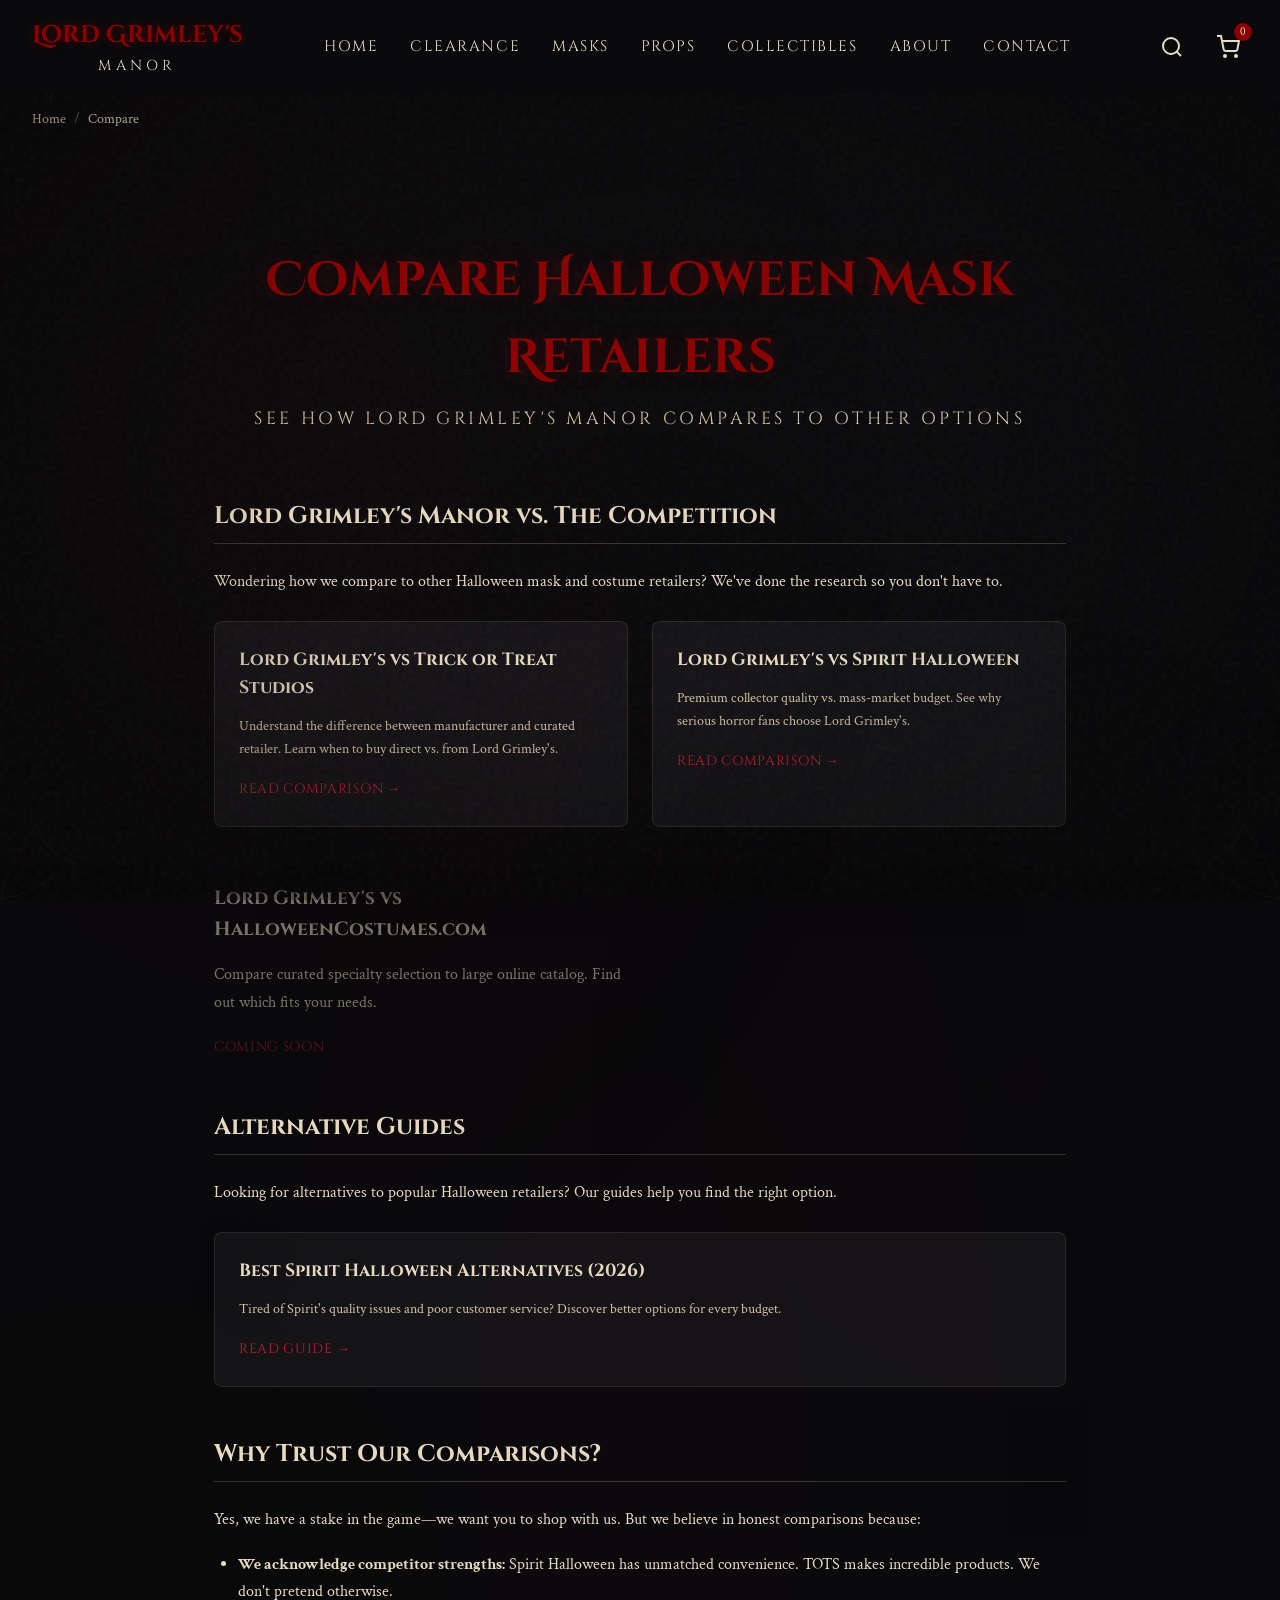
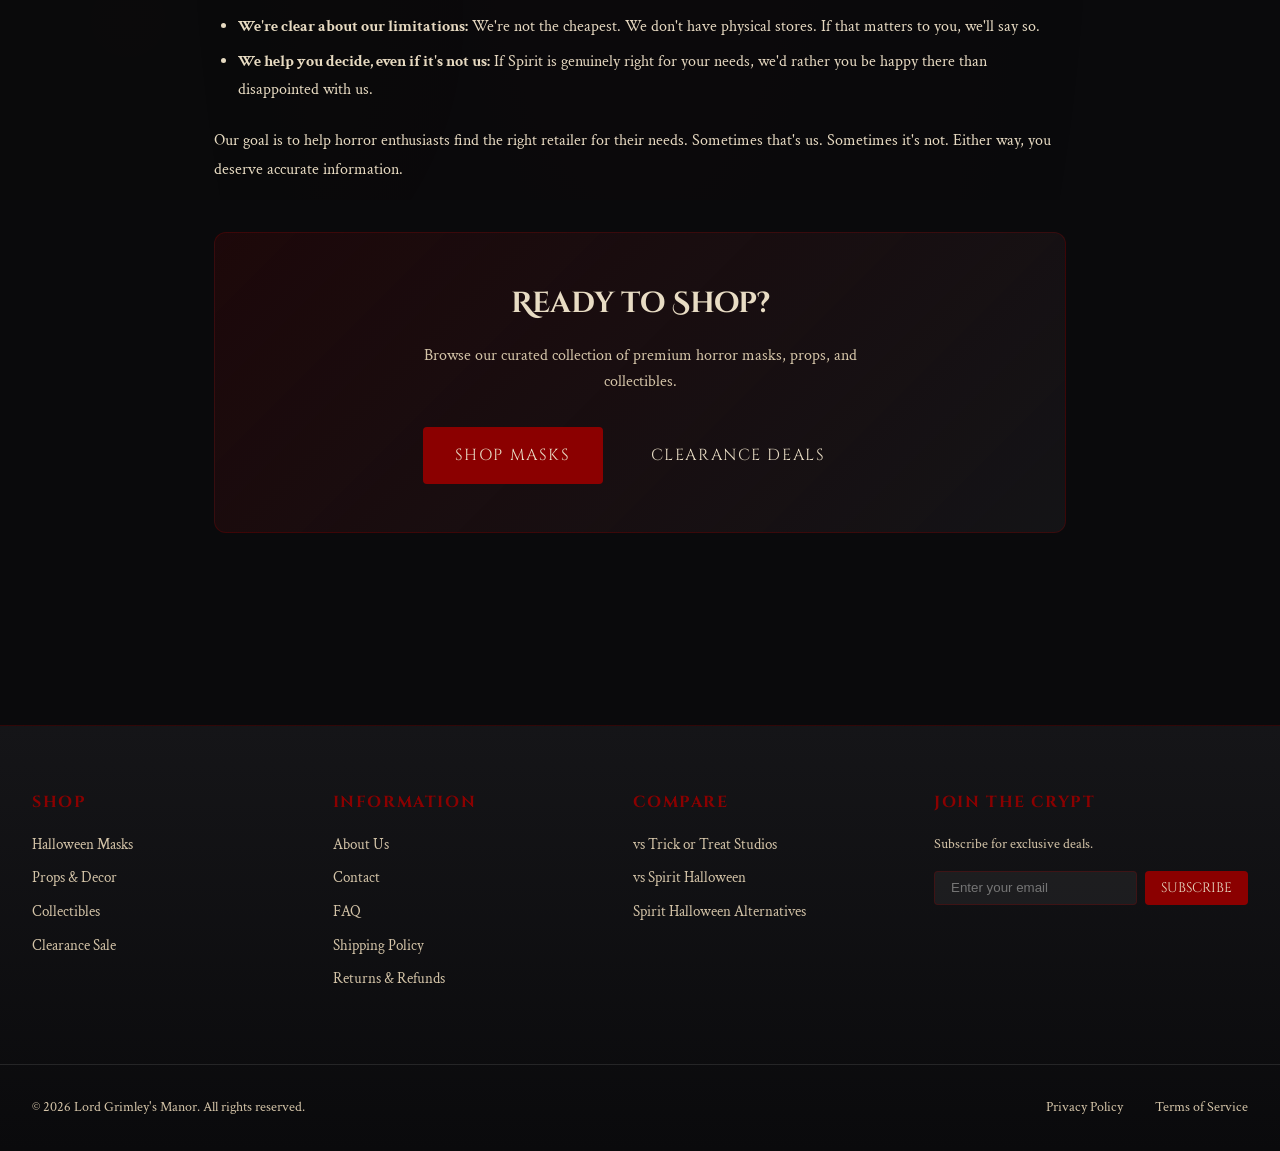
<file: pages/compare/index.html>
<!DOCTYPE html>
<html lang="en">
<head>
  <meta charset="UTF-8">
  <meta name="viewport" content="width=device-width, initial-scale=1.0">
  <title>Compare Halloween Mask Retailers | Lord Grimley's Manor</title>
  <meta name="description" content="Compare Lord Grimley's Manor to other Halloween mask and costume retailers. See how we stack up against Spirit Halloween, Trick or Treat Studios, and more.">
  <link rel="canonical" href="https://www.lordgrimley.com/pages/compare/">

  <link rel="preconnect" href="https://fonts.googleapis.com">
  <link rel="preconnect" href="https://fonts.gstatic.com" crossorigin>
  <link href="https://fonts.googleapis.com/css2?family=Cinzel+Decorative:wght@400;700;900&family=Cinzel:wght@400;500;600;700&family=Crimson+Text:ital,wght@0,400;0,600;0,700;1,400&display=swap" rel="stylesheet">
  <link rel="stylesheet" href="../../styles.css">
  <link rel="stylesheet" href="../../effects.css">
</head>
<body>
  <!-- Header -->
  <header class="site-header">
    <div class="header-main">
      <a href="../../index.html" class="logo">
        <span class="logo-text">Lord Grimley's</span>
        <span class="logo-subtext">Manor</span>
      </a>
      <nav class="main-nav">
        <a href="../../index.html">Home</a>
        <a href="../collections.html?c=clearance-sale">Clearance</a>
        <a href="../collections.html?c=halloween-masks">Masks</a>
        <a href="../collections.html?c=props">Props</a>
        <a href="../collections.html?c=collectibles">Collectibles</a>
        <a href="../about.html">About</a>
        <a href="../contact.html">Contact</a>
      </nav>
      <div class="header-actions">
        <button class="search-toggle" aria-label="Search">
          <svg viewBox="0 0 24 24" width="24" height="24"><circle cx="11" cy="11" r="8"/><path d="m21 21-4.35-4.35"/></svg>
        </button>
        <a href="../cart.html" class="cart-link">
          <svg viewBox="0 0 24 24" width="24" height="24"><circle cx="9" cy="21" r="1"/><circle cx="20" cy="21" r="1"/><path d="M1 1h4l2.68 13.39a2 2 0 0 0 2 1.61h9.72a2 2 0 0 0 2-1.61L23 6H6"/></svg>
          <span class="cart-count">0</span>
        </a>
      </div>
    </div>
  </header>

  <!-- Breadcrumbs -->
  <nav class="breadcrumbs" aria-label="Breadcrumb">
    <ol>
      <li><a href="../../index.html">Home</a></li>
      <li>Compare</li>
    </ol>
  </nav>

  <!-- Page Content -->
  <main class="page-content">
    <article class="comparison-index-page">
      <header class="page-header">
        <h1 class="page-title">Compare Halloween Mask Retailers</h1>
        <p class="page-subtitle">See how Lord Grimley's Manor compares to other options</p>
      </header>

      <div class="comparison-index-content">
        <!-- Lord Grimley's vs Competitors -->
        <section class="comparison-section">
          <h2>Lord Grimley's Manor vs. The Competition</h2>
          <p>Wondering how we compare to other Halloween mask and costume retailers? We've done the research so you don't have to.</p>

          <div class="comparison-grid">
            <a href="lord-grimley-vs-trick-or-treat-studios.html" class="comparison-card">
              <h3>Lord Grimley's vs Trick or Treat Studios</h3>
              <p>Understand the difference between manufacturer and curated retailer. Learn when to buy direct vs. from Lord Grimley's.</p>
              <span class="comparison-card-cta">Read Comparison &rarr;</span>
            </a>

            <a href="lord-grimley-vs-spirit-halloween.html" class="comparison-card">
              <h3>Lord Grimley's vs Spirit Halloween</h3>
              <p>Premium collector quality vs. mass-market budget. See why serious horror fans choose Lord Grimley's.</p>
              <span class="comparison-card-cta">Read Comparison &rarr;</span>
            </a>

            <a href="#" class="coming-soon" class="comparison-card">
              <h3>Lord Grimley's vs HalloweenCostumes.com</h3>
              <p>Compare curated specialty selection to large online catalog. Find out which fits your needs.</p>
              <span class="comparison-card-cta">Coming Soon</span>
            </a>
          </div>
        </section>

        <!-- Alternatives Guides -->
        <section class="comparison-section">
          <h2>Alternative Guides</h2>
          <p>Looking for alternatives to popular Halloween retailers? Our guides help you find the right option.</p>

          <div class="comparison-grid">
            <a href="spirit-halloween-alternatives.html" class="comparison-card">
              <h3>Best Spirit Halloween Alternatives (2026)</h3>
              <p>Tired of Spirit's quality issues and poor customer service? Discover better options for every budget.</p>
              <span class="comparison-card-cta">Read Guide &rarr;</span>
            </a>
          </div>
        </section>

        <!-- Why Trust Our Comparisons -->
        <section class="comparison-section">
          <h2>Why Trust Our Comparisons?</h2>
          <p>Yes, we have a stake in the game—we want you to shop with us. But we believe in honest comparisons because:</p>
          <ul>
            <li><strong>We acknowledge competitor strengths:</strong> Spirit Halloween has unmatched convenience. TOTS makes incredible products. We don't pretend otherwise.</li>
            <li><strong>We're clear about our limitations:</strong> We're not the cheapest. We don't have physical stores. If that matters to you, we'll say so.</li>
            <li><strong>We help you decide, even if it's not us:</strong> If Spirit is genuinely right for your needs, we'd rather you be happy there than disappointed with us.</li>
          </ul>
          <p>Our goal is to help horror enthusiasts find the right retailer for their needs. Sometimes that's us. Sometimes it's not. Either way, you deserve accurate information.</p>
        </section>

        <!-- CTA -->
        <section class="comparison-cta">
          <h2>Ready to Shop?</h2>
          <p>Browse our curated collection of premium horror masks, props, and collectibles.</p>
          <div class="cta-buttons">
            <a href="../collections.html?c=halloween-masks" class="btn btn-primary">Shop Masks</a>
            <a href="../collections.html?c=clearance-sale" class="btn btn-secondary">Clearance Deals</a>
          </div>
        </section>
      </div>
    </article>
  </main>

  <!-- Footer -->
  <footer class="site-footer">
    <div class="footer-content">
      <div class="footer-section">
        <h3>Shop</h3>
        <ul>
          <li><a href="../collections.html?c=halloween-masks">Halloween Masks</a></li>
          <li><a href="../collections.html?c=props">Props & Decor</a></li>
          <li><a href="../collections.html?c=collectibles">Collectibles</a></li>
          <li><a href="../collections.html?c=clearance-sale">Clearance Sale</a></li>
        </ul>
      </div>
      <div class="footer-section">
        <h3>Information</h3>
        <ul>
          <li><a href="../about.html">About Us</a></li>
          <li><a href="../contact.html">Contact</a></li>
          <li><a href="../faq.html">FAQ</a></li>
          <li><a href="../shipping.html">Shipping Policy</a></li>
          <li><a href="../returns.html">Returns & Refunds</a></li>
        </ul>
      </div>
      <div class="footer-section">
        <h3>Compare</h3>
        <ul>
          <li><a href="lord-grimley-vs-trick-or-treat-studios.html">vs Trick or Treat Studios</a></li>
          <li><a href="lord-grimley-vs-spirit-halloween.html">vs Spirit Halloween</a></li>
          <li><a href="spirit-halloween-alternatives.html">Spirit Halloween Alternatives</a></li>
        </ul>
      </div>
      <div class="footer-section footer-newsletter">
        <h3>Join the Crypt</h3>
        <p>Subscribe for exclusive deals.</p>
        <form class="newsletter-form">
          <input type="email" placeholder="Enter your email" required>
          <button type="submit">Subscribe</button>
        </form>
      </div>
    </div>
    <div class="footer-bottom">
      <p>&copy; 2026 Lord Grimley's Manor. All rights reserved.</p>
      <div class="footer-links">
        <a href="../privacy.html">Privacy Policy</a>
        <a href="../terms.html">Terms of Service</a>
      </div>
    </div>
  </footer>

  <script src="../../effects.js"></script>
</body>
</html>
</file>
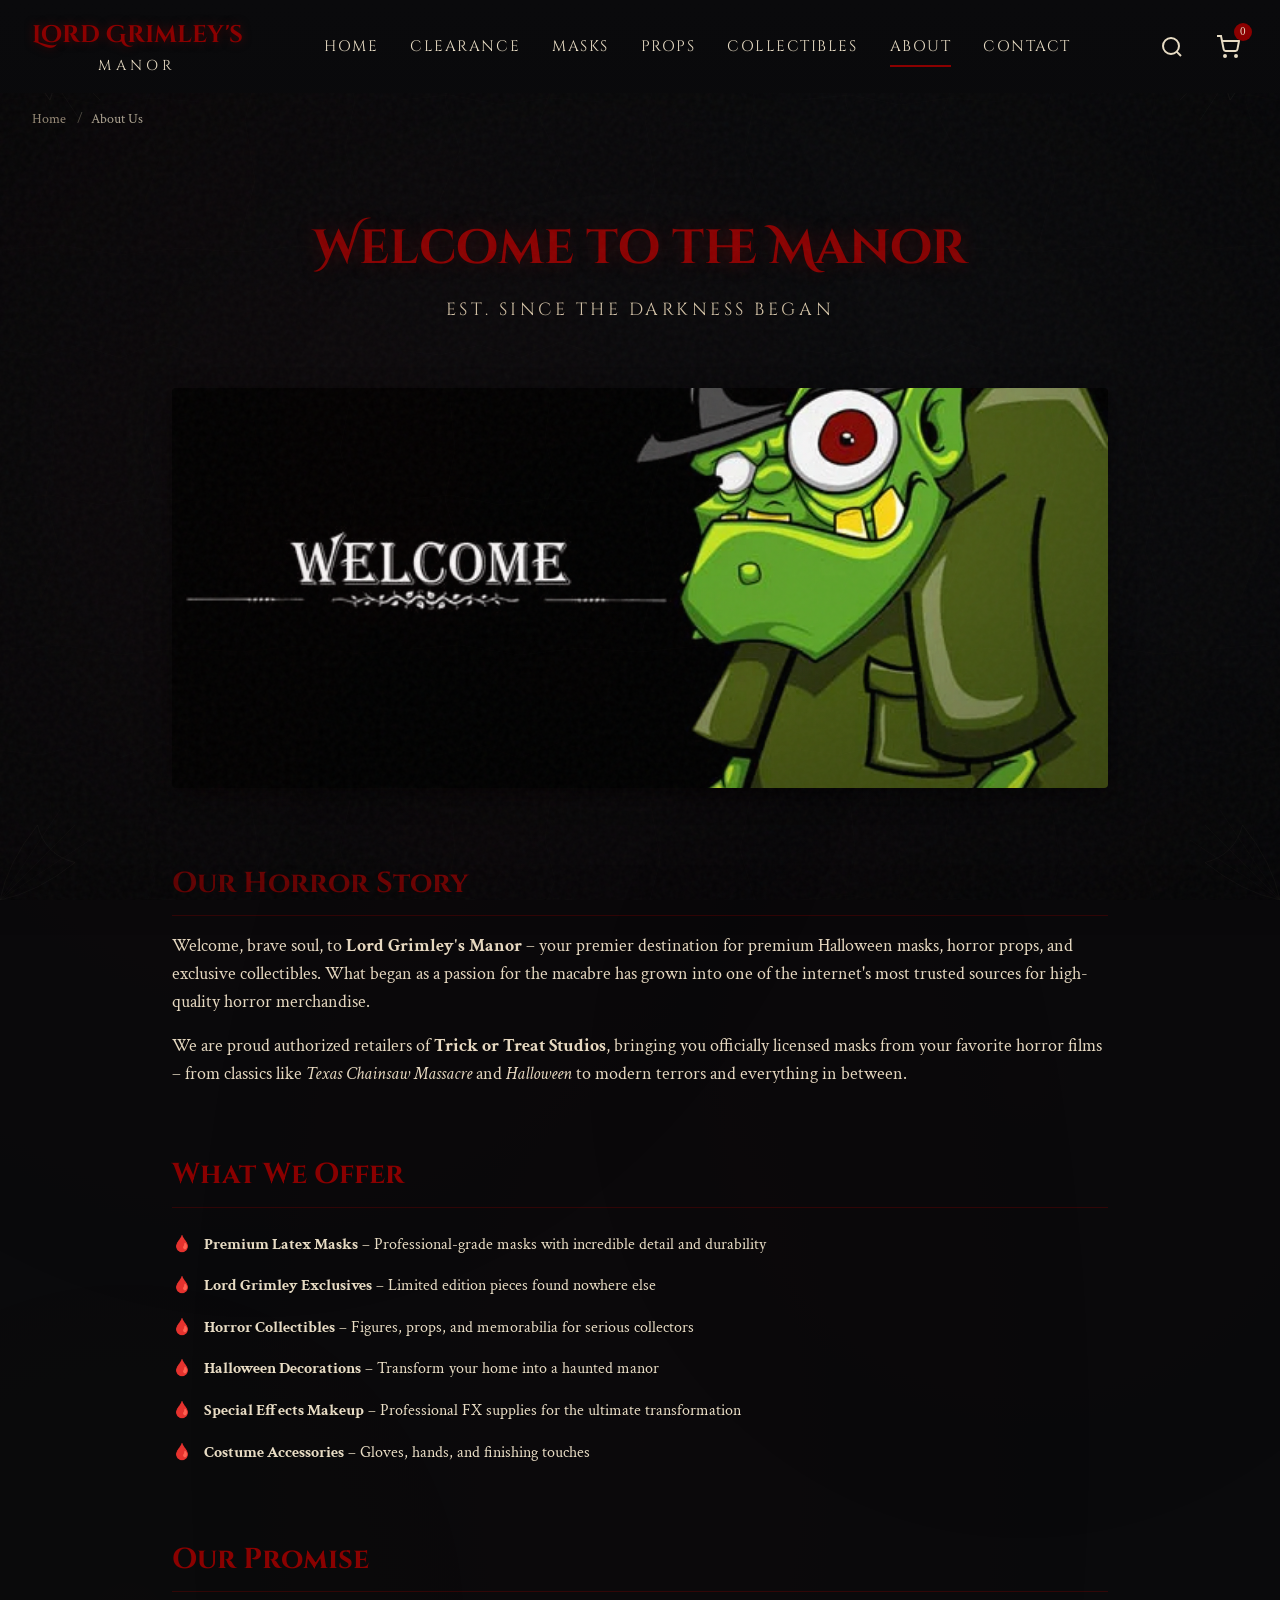
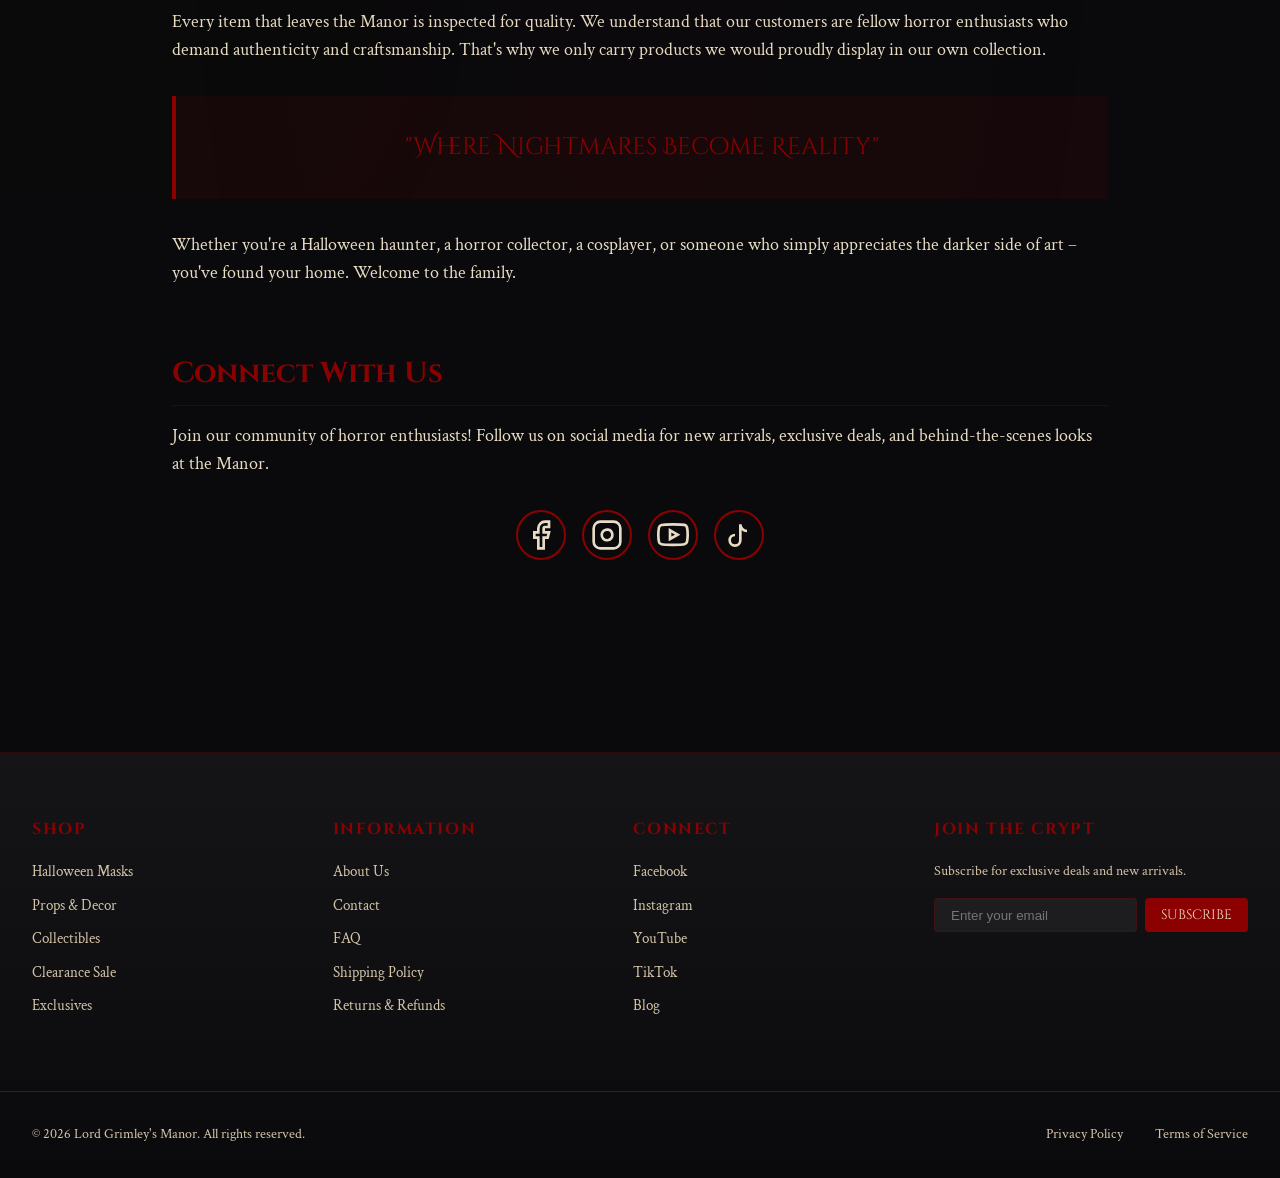
<file: pages/about.html>
<!DOCTYPE html>
<html lang="en">
<head>
  <meta charset="UTF-8">
  <meta name="viewport" content="width=device-width, initial-scale=1.0">
  <title>About Us | Lord Grimley's Manor - Our Horror Story</title>
  <meta name="description" content="Learn about Lord Grimley's Manor - your premier destination for Halloween masks, horror props, and collectibles. Family-owned and operated since the darkness began.">
  <link rel="canonical" href="https://www.lordgrimley.com/pages/about-us">

  <!-- Open Graph -->
  <meta property="og:title" content="About Lord Grimley's Manor">
  <meta property="og:description" content="Your premier destination for Halloween masks, horror props, and collectibles. Family-owned since the darkness began.">
  <meta property="og:type" content="website">
  <meta property="og:url" content="https://www.lordgrimley.com/pages/about-us">
  <meta property="og:image" content="https://www.lordgrimley.com/old_site/About_US_02.webp">

  <!-- Twitter Card -->
  <meta name="twitter:card" content="summary_large_image">
  <meta name="twitter:title" content="About Lord Grimley's Manor">
  <meta name="twitter:description" content="Your premier destination for Halloween masks, horror props, and collectibles.">
  <meta name="twitter:image" content="https://www.lordgrimley.com/old_site/About_US_02.webp">

  <link rel="preconnect" href="https://fonts.googleapis.com">
  <link rel="preconnect" href="https://fonts.gstatic.com" crossorigin>
  <link href="https://fonts.googleapis.com/css2?family=Cinzel+Decorative:wght@400;700;900&family=Cinzel:wght@400;500;600;700&family=Crimson+Text:ital,wght@0,400;0,600;0,700;1,400&display=swap" rel="stylesheet">
  <link rel="stylesheet" href="../styles.css">
  <link rel="stylesheet" href="../effects.css">
</head>
<body>
  <!-- Header (will become Shopify section) -->
  <header class="site-header">
    <div class="header-main">
      <a href="../index.html" class="logo">
        <span class="logo-text">Lord Grimley's</span>
        <span class="logo-subtext">Manor</span>
      </a>
      <nav class="main-nav">
        <a href="../index.html">Home</a>
        <a href="collections.html?c=clearance-sale">Clearance</a>
        <a href="collections.html?c=halloween-masks">Masks</a>
        <a href="collections.html?c=props">Props</a>
        <a href="collections.html?c=collectibles">Collectibles</a>
        <a href="about.html" class="active">About</a>
        <a href="contact.html">Contact</a>
      </nav>
      <div class="header-actions">
        <button class="search-toggle" aria-label="Search">
          <svg viewBox="0 0 24 24" width="24" height="24"><circle cx="11" cy="11" r="8"/><path d="m21 21-4.35-4.35"/></svg>
        </button>
        <a href="cart.html" class="cart-link">
          <svg viewBox="0 0 24 24" width="24" height="24"><circle cx="9" cy="21" r="1"/><circle cx="20" cy="21" r="1"/><path d="M1 1h4l2.68 13.39a2 2 0 0 0 2 1.61h9.72a2 2 0 0 0 2-1.61L23 6H6"/></svg>
          <span class="cart-count">0</span>
        </a>
      </div>
    </div>
  </header>

  <!-- Breadcrumbs -->
  <nav class="breadcrumbs" aria-label="Breadcrumb">
    <ol itemscope itemtype="https://schema.org/BreadcrumbList">
      <li itemprop="itemListElement" itemscope itemtype="https://schema.org/ListItem">
        <a itemprop="item" href="../index.html"><span itemprop="name">Home</span></a>
        <meta itemprop="position" content="1">
      </li>
      <li itemprop="itemListElement" itemscope itemtype="https://schema.org/ListItem">
        <span itemprop="name">About Us</span>
        <meta itemprop="position" content="2">
      </li>
    </ol>
  </nav>

  <!-- Page Content -->
  <main class="page-content">
    <article class="about-page">
      <header class="page-header">
        <h1 class="page-title">Welcome to the Manor</h1>
        <p class="page-subtitle">Est. Since the Darkness Began</p>
      </header>

      <section class="about-hero">
        <img src="../old_site/About_US_02.webp" alt="Lord Grimley's Manor Store" class="about-hero-image">
      </section>

      <section class="about-story">
        <div class="content-block">
          <h2>Our Horror Story</h2>
          <p>Welcome, brave soul, to <strong>Lord Grimley's Manor</strong> – your premier destination for premium Halloween masks, horror props, and exclusive collectibles. What began as a passion for the macabre has grown into one of the internet's most trusted sources for high-quality horror merchandise.</p>

          <p>We are proud authorized retailers of <strong>Trick or Treat Studios</strong>, bringing you officially licensed masks from your favorite horror films – from classics like <em>Texas Chainsaw Massacre</em> and <em>Halloween</em> to modern terrors and everything in between.</p>
        </div>

        <div class="content-block">
          <h2>What We Offer</h2>
          <ul class="feature-list">
            <li><strong>Premium Latex Masks</strong> – Professional-grade masks with incredible detail and durability</li>
            <li><strong>Lord Grimley Exclusives</strong> – Limited edition pieces found nowhere else</li>
            <li><strong>Horror Collectibles</strong> – Figures, props, and memorabilia for serious collectors</li>
            <li><strong>Halloween Decorations</strong> – Transform your home into a haunted manor</li>
            <li><strong>Special Effects Makeup</strong> – Professional FX supplies for the ultimate transformation</li>
            <li><strong>Costume Accessories</strong> – Gloves, hands, and finishing touches</li>
          </ul>
        </div>

        <div class="content-block">
          <h2>Our Promise</h2>
          <p>Every item that leaves the Manor is inspected for quality. We understand that our customers are fellow horror enthusiasts who demand authenticity and craftsmanship. That's why we only carry products we would proudly display in our own collection.</p>

          <blockquote class="manor-quote">
            "Where Nightmares Become Reality"
          </blockquote>

          <p>Whether you're a Halloween haunter, a horror collector, a cosplayer, or someone who simply appreciates the darker side of art – you've found your home. Welcome to the family.</p>
        </div>

        <div class="content-block">
          <h2>Connect With Us</h2>
          <p>Join our community of horror enthusiasts! Follow us on social media for new arrivals, exclusive deals, and behind-the-scenes looks at the Manor.</p>
          <div class="social-links">
            <a href="#" class="social-link" aria-label="Facebook">
              <svg viewBox="0 0 24 24" width="32" height="32"><path d="M18 2h-3a5 5 0 0 0-5 5v3H7v4h3v8h4v-8h3l1-4h-4V7a1 1 0 0 1 1-1h3z"/></svg>
            </a>
            <a href="#" class="social-link" aria-label="Instagram">
              <svg viewBox="0 0 24 24" width="32" height="32"><rect x="2" y="2" width="20" height="20" rx="5" ry="5"/><path d="M16 11.37A4 4 0 1 1 12.63 8 4 4 0 0 1 16 11.37z"/><line x1="17.5" y1="6.5" x2="17.51" y2="6.5"/></svg>
            </a>
            <a href="#" class="social-link" aria-label="YouTube">
              <svg viewBox="0 0 24 24" width="32" height="32"><path d="M22.54 6.42a2.78 2.78 0 0 0-1.94-2C18.88 4 12 4 12 4s-6.88 0-8.6.46a2.78 2.78 0 0 0-1.94 2A29 29 0 0 0 1 11.75a29 29 0 0 0 .46 5.33A2.78 2.78 0 0 0 3.4 19c1.72.46 8.6.46 8.6.46s6.88 0 8.6-.46a2.78 2.78 0 0 0 1.94-2 29 29 0 0 0 .46-5.25 29 29 0 0 0-.46-5.33z"/><polygon points="9.75 15.02 15.5 11.75 9.75 8.48 9.75 15.02"/></svg>
            </a>
            <a href="#" class="social-link" aria-label="TikTok">
              <svg viewBox="0 0 24 24" width="32" height="32"><path d="M9 12a4 4 0 1 0 4 4V4a5 5 0 0 0 5 5"/></svg>
            </a>
          </div>
        </div>
      </section>
    </article>
  </main>

  <!-- Footer (will become Shopify section) -->
  <footer class="site-footer">
    <div class="footer-content">
      <div class="footer-section">
        <h3>Shop</h3>
        <ul>
          <li><a href="collections.html?c=halloween-masks">Halloween Masks</a></li>
          <li><a href="collections.html?c=props">Props & Decor</a></li>
          <li><a href="collections.html?c=collectibles">Collectibles</a></li>
          <li><a href="collections.html?c=clearance-sale">Clearance Sale</a></li>
          <li><a href="collections.html?c=lord-grimley-exclusives">Exclusives</a></li>
        </ul>
      </div>
      <div class="footer-section">
        <h3>Information</h3>
        <ul>
          <li><a href="about.html">About Us</a></li>
          <li><a href="contact.html">Contact</a></li>
          <li><a href="faq.html">FAQ</a></li>
          <li><a href="shipping.html">Shipping Policy</a></li>
          <li><a href="returns.html">Returns & Refunds</a></li>
        </ul>
      </div>
      <div class="footer-section">
        <h3>Connect</h3>
        <ul>
          <li><a href="#">Facebook</a></li>
          <li><a href="#">Instagram</a></li>
          <li><a href="#">YouTube</a></li>
          <li><a href="#">TikTok</a></li>
          <li><a href="collections.html">Blog</a></li>
        </ul>
      </div>
      <div class="footer-section footer-newsletter">
        <h3>Join the Crypt</h3>
        <p>Subscribe for exclusive deals and new arrivals.</p>
        <form class="newsletter-form">
          <input type="email" placeholder="Enter your email" required>
          <button type="submit">Subscribe</button>
        </form>
      </div>
    </div>
    <div class="footer-bottom">
      <p>&copy; 2026 Lord Grimley's Manor. All rights reserved.</p>
      <div class="footer-links">
        <a href="privacy.html">Privacy Policy</a>
        <a href="terms.html">Terms of Service</a>
      </div>
    </div>
  </footer>

  <!-- Schema.org markup -->
  <script type="application/ld+json">
  {
    "@context": "https://schema.org",
    "@type": "AboutPage",
    "name": "About Lord Grimley's Manor",
    "description": "Learn about Lord Grimley's Manor - your premier destination for Halloween masks, horror props, and collectibles.",
    "url": "https://www.lordgrimley.com/pages/about-us",
    "mainEntity": {
      "@type": "Organization",
      "name": "Lord Grimley's Manor",
      "url": "https://www.lordgrimley.com",
      "description": "Premium Halloween masks, horror props, and exclusive collectibles",
      "foundingDate": "2015",
      "slogan": "Where Nightmares Become Reality"
    }
  }
  </script>

  <script src="../effects.js"></script>
</body>
</html>
</file>
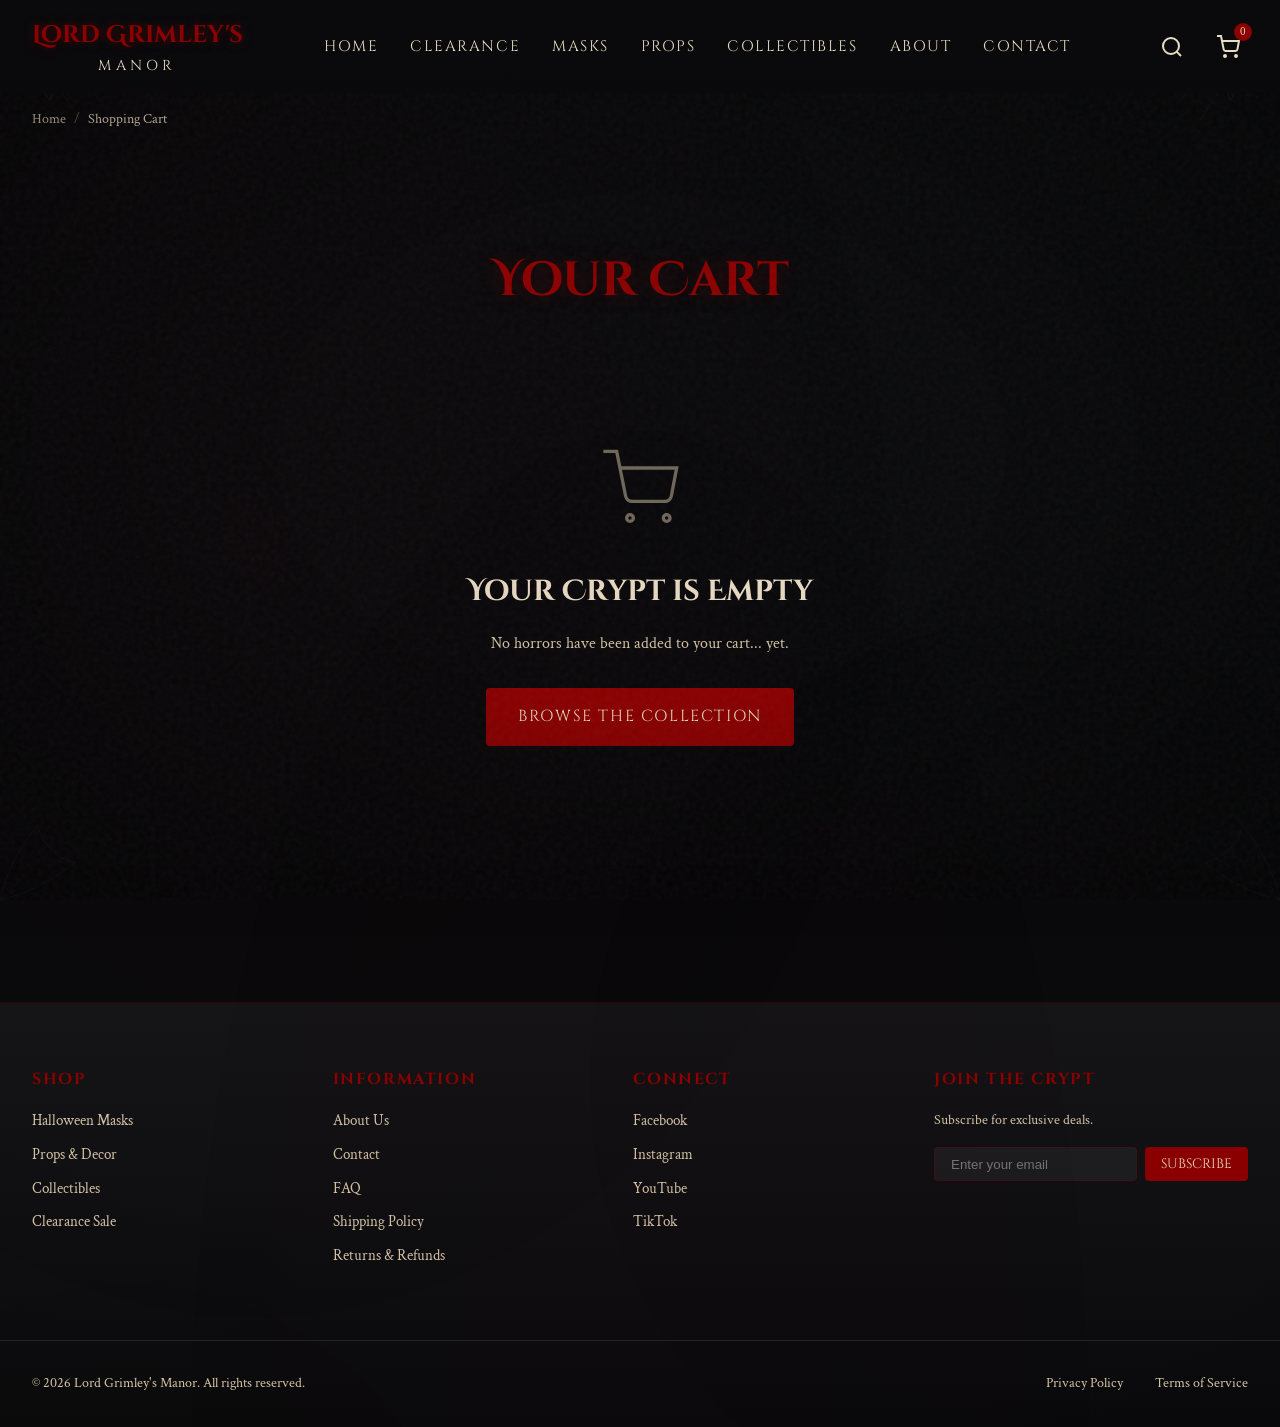
<file: pages/cart.html>
<!DOCTYPE html>
<html lang="en">
<head>
  <meta charset="UTF-8">
  <meta name="viewport" content="width=device-width, initial-scale=1.0">
  <title>Shopping Cart | Lord Grimley's Manor</title>
  <meta name="description" content="Your shopping cart at Lord Grimley's Manor. Review your selected horror masks, props, and collectibles before checkout.">
  <link rel="canonical" href="https://www.lordgrimley.com/cart">

  <link rel="preconnect" href="https://fonts.googleapis.com">
  <link rel="preconnect" href="https://fonts.gstatic.com" crossorigin>
  <link href="https://fonts.googleapis.com/css2?family=Cinzel+Decorative:wght@400;700;900&family=Cinzel:wght@400;500;600;700&family=Crimson+Text:ital,wght@0,400;0,600;0,700;1,400&display=swap" rel="stylesheet">
  <link rel="stylesheet" href="../styles.css">
  <link rel="stylesheet" href="../effects.css">
</head>
<body>
  <!-- Header -->
  <header class="site-header">
    <div class="header-main">
      <a href="../index.html" class="logo">
        <span class="logo-text">Lord Grimley's</span>
        <span class="logo-subtext">Manor</span>
      </a>
      <nav class="main-nav">
        <a href="../index.html">Home</a>
        <a href="collections.html?c=clearance-sale">Clearance</a>
        <a href="collections.html?c=halloween-masks">Masks</a>
        <a href="collections.html?c=props">Props</a>
        <a href="collections.html?c=collectibles">Collectibles</a>
        <a href="about.html">About</a>
        <a href="contact.html">Contact</a>
      </nav>
      <div class="header-actions">
        <button class="search-toggle" aria-label="Search">
          <svg viewBox="0 0 24 24" width="24" height="24"><circle cx="11" cy="11" r="8"/><path d="m21 21-4.35-4.35"/></svg>
        </button>
        <a href="cart.html" class="cart-link active" aria-current="page">
          <svg viewBox="0 0 24 24" width="24" height="24"><circle cx="9" cy="21" r="1"/><circle cx="20" cy="21" r="1"/><path d="M1 1h4l2.68 13.39a2 2 0 0 0 2 1.61h9.72a2 2 0 0 0 2-1.61L23 6H6"/></svg>
          <span class="cart-count">0</span>
        </a>
      </div>
    </div>
  </header>

  <!-- Breadcrumbs -->
  <nav class="breadcrumbs" aria-label="Breadcrumb">
    <ol>
      <li><a href="../index.html">Home</a></li>
      <li>Shopping Cart</li>
    </ol>
  </nav>

  <!-- Page Content -->
  <main class="page-content">
    <article class="cart-page">
      <header class="page-header">
        <h1 class="page-title">Your Cart</h1>
      </header>

      <div class="cart-content">
        <!-- Empty Cart State -->
        <div class="cart-empty" id="cart-empty">
          <div class="cart-empty-icon">
            <svg viewBox="0 0 24 24" width="80" height="80" stroke="currentColor" stroke-width="1" fill="none">
              <circle cx="9" cy="21" r="1"/>
              <circle cx="20" cy="21" r="1"/>
              <path d="M1 1h4l2.68 13.39a2 2 0 0 0 2 1.61h9.72a2 2 0 0 0 2-1.61L23 6H6"/>
            </svg>
          </div>
          <h2>Your Crypt is Empty</h2>
          <p>No horrors have been added to your cart... yet.</p>
          <a href="collections.html?c=halloween-masks" class="btn btn-primary">Browse the Collection</a>
        </div>

        <!-- Cart Items (populated by JS) -->
        <div class="cart-items" id="cart-items" style="display: none;">
          <!-- Cart items will be dynamically inserted here -->
        </div>

        <!-- Cart Summary -->
        <div class="cart-summary" id="cart-summary" style="display: none;">
          <div class="cart-totals">
            <div class="cart-subtotal">
              <span>Subtotal</span>
              <span id="cart-subtotal-amount">$0.00</span>
            </div>
            <div class="cart-shipping-note">
              <p>Shipping & taxes calculated at checkout</p>
            </div>
            <div class="cart-total">
              <span>Total</span>
              <span id="cart-total-amount">$0.00</span>
            </div>
          </div>
          <button class="btn btn-primary btn-checkout" id="checkout-btn">
            Proceed to Checkout
          </button>
          <a href="collections.html?c=halloween-masks" class="cart-continue-shopping">
            Continue Shopping
          </a>
        </div>
      </div>
    </article>
  </main>

  <!-- Footer -->
  <footer class="site-footer">
    <div class="footer-content">
      <div class="footer-section">
        <h3>Shop</h3>
        <ul>
          <li><a href="collections.html?c=halloween-masks">Halloween Masks</a></li>
          <li><a href="collections.html?c=props">Props & Decor</a></li>
          <li><a href="collections.html?c=collectibles">Collectibles</a></li>
          <li><a href="collections.html?c=clearance-sale">Clearance Sale</a></li>
        </ul>
      </div>
      <div class="footer-section">
        <h3>Information</h3>
        <ul>
          <li><a href="about.html">About Us</a></li>
          <li><a href="contact.html">Contact</a></li>
          <li><a href="faq.html">FAQ</a></li>
          <li><a href="shipping.html">Shipping Policy</a></li>
          <li><a href="returns.html">Returns & Refunds</a></li>
        </ul>
      </div>
      <div class="footer-section">
        <h3>Connect</h3>
        <ul>
          <li><a href="#">Facebook</a></li>
          <li><a href="#">Instagram</a></li>
          <li><a href="#">YouTube</a></li>
          <li><a href="#">TikTok</a></li>
        </ul>
      </div>
      <div class="footer-section footer-newsletter">
        <h3>Join the Crypt</h3>
        <p>Subscribe for exclusive deals.</p>
        <form class="newsletter-form">
          <input type="email" placeholder="Enter your email" required>
          <button type="submit">Subscribe</button>
        </form>
      </div>
    </div>
    <div class="footer-bottom">
      <p>&copy; 2026 Lord Grimley's Manor. All rights reserved.</p>
      <div class="footer-links">
        <a href="privacy.html">Privacy Policy</a>
        <a href="terms.html">Terms of Service</a>
      </div>
    </div>
  </footer>

  <script src="../effects.js"></script>
  <script>
    // Cart functionality placeholder
    // In Shopify, this would be replaced with Liquid cart templates
    document.addEventListener('DOMContentLoaded', function() {
      const cartItems = JSON.parse(localStorage.getItem('lordGrimleyCart') || '[]');
      const cartEmpty = document.getElementById('cart-empty');
      const cartItemsEl = document.getElementById('cart-items');
      const cartSummary = document.getElementById('cart-summary');

      if (cartItems.length > 0) {
        cartEmpty.style.display = 'none';
        cartItemsEl.style.display = 'block';
        cartSummary.style.display = 'block';
        // Render cart items...
      }
    });
  </script>
</body>
</html>
</file>
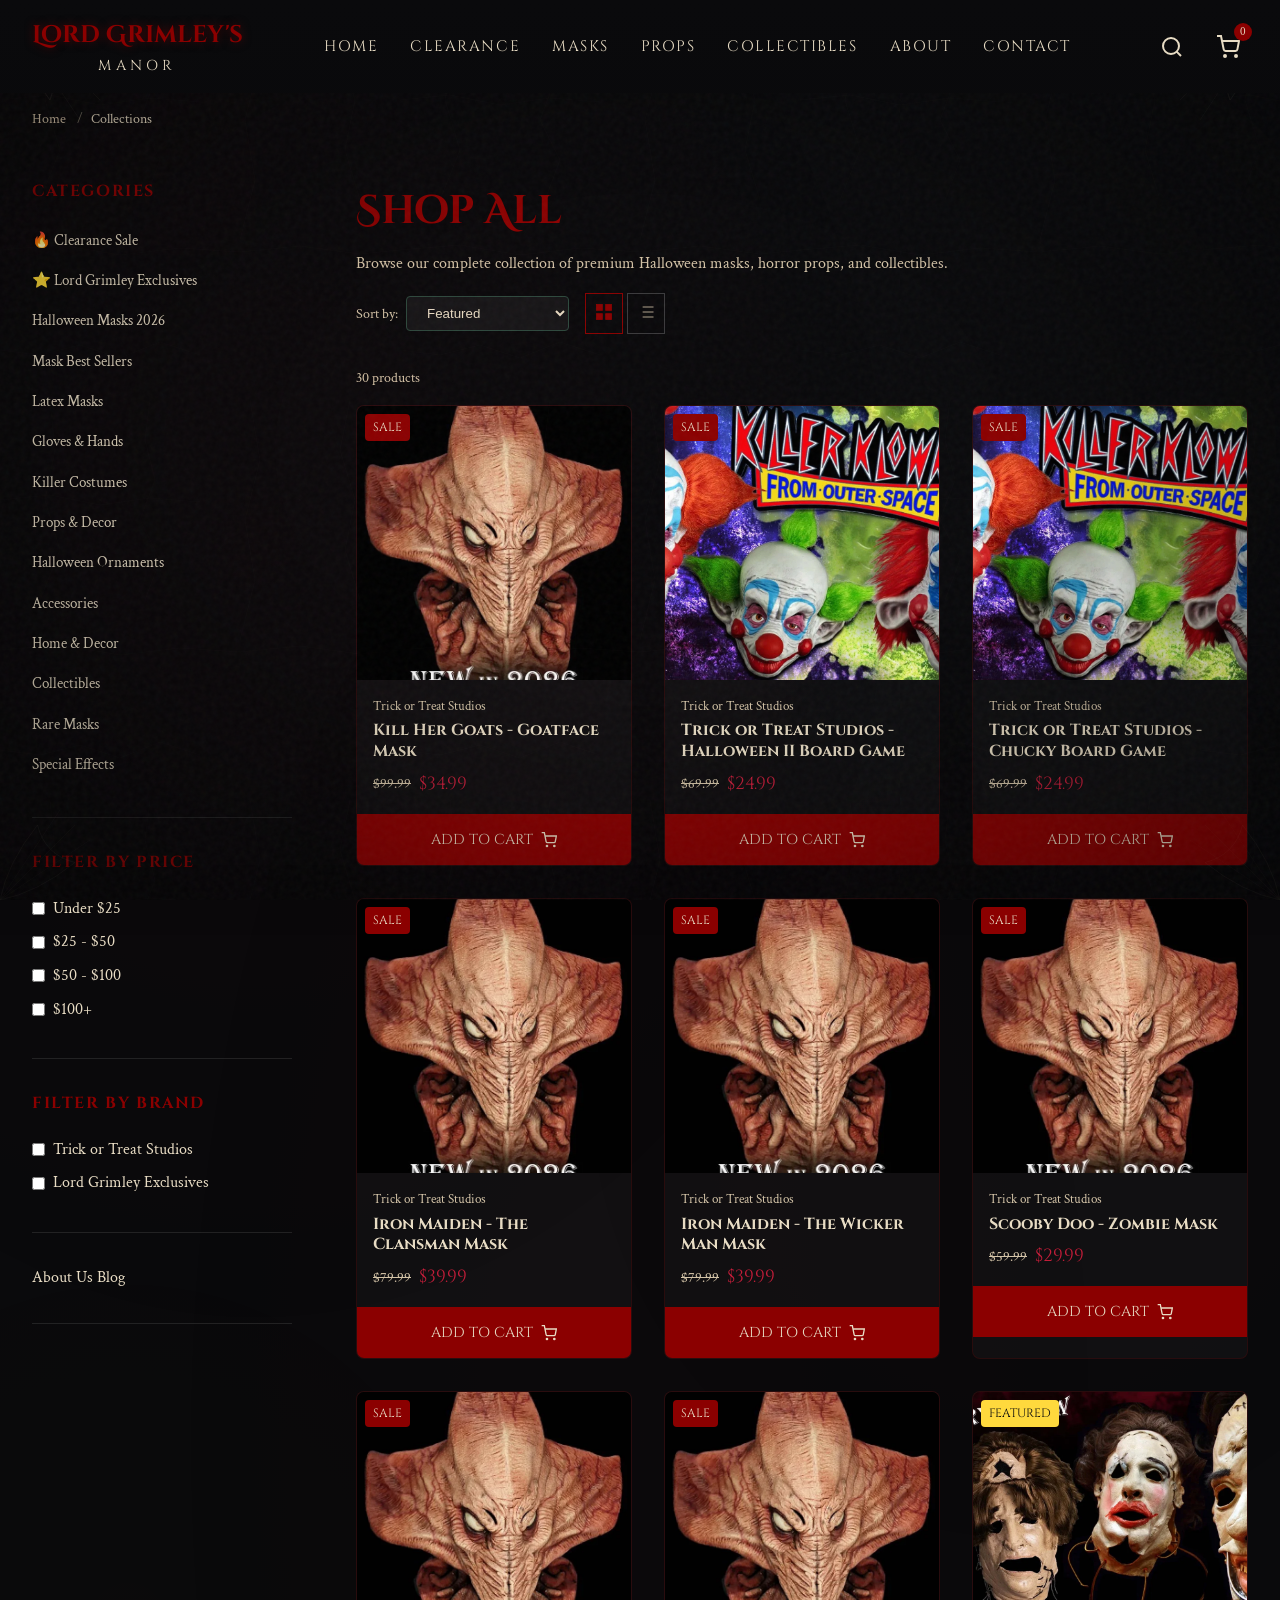
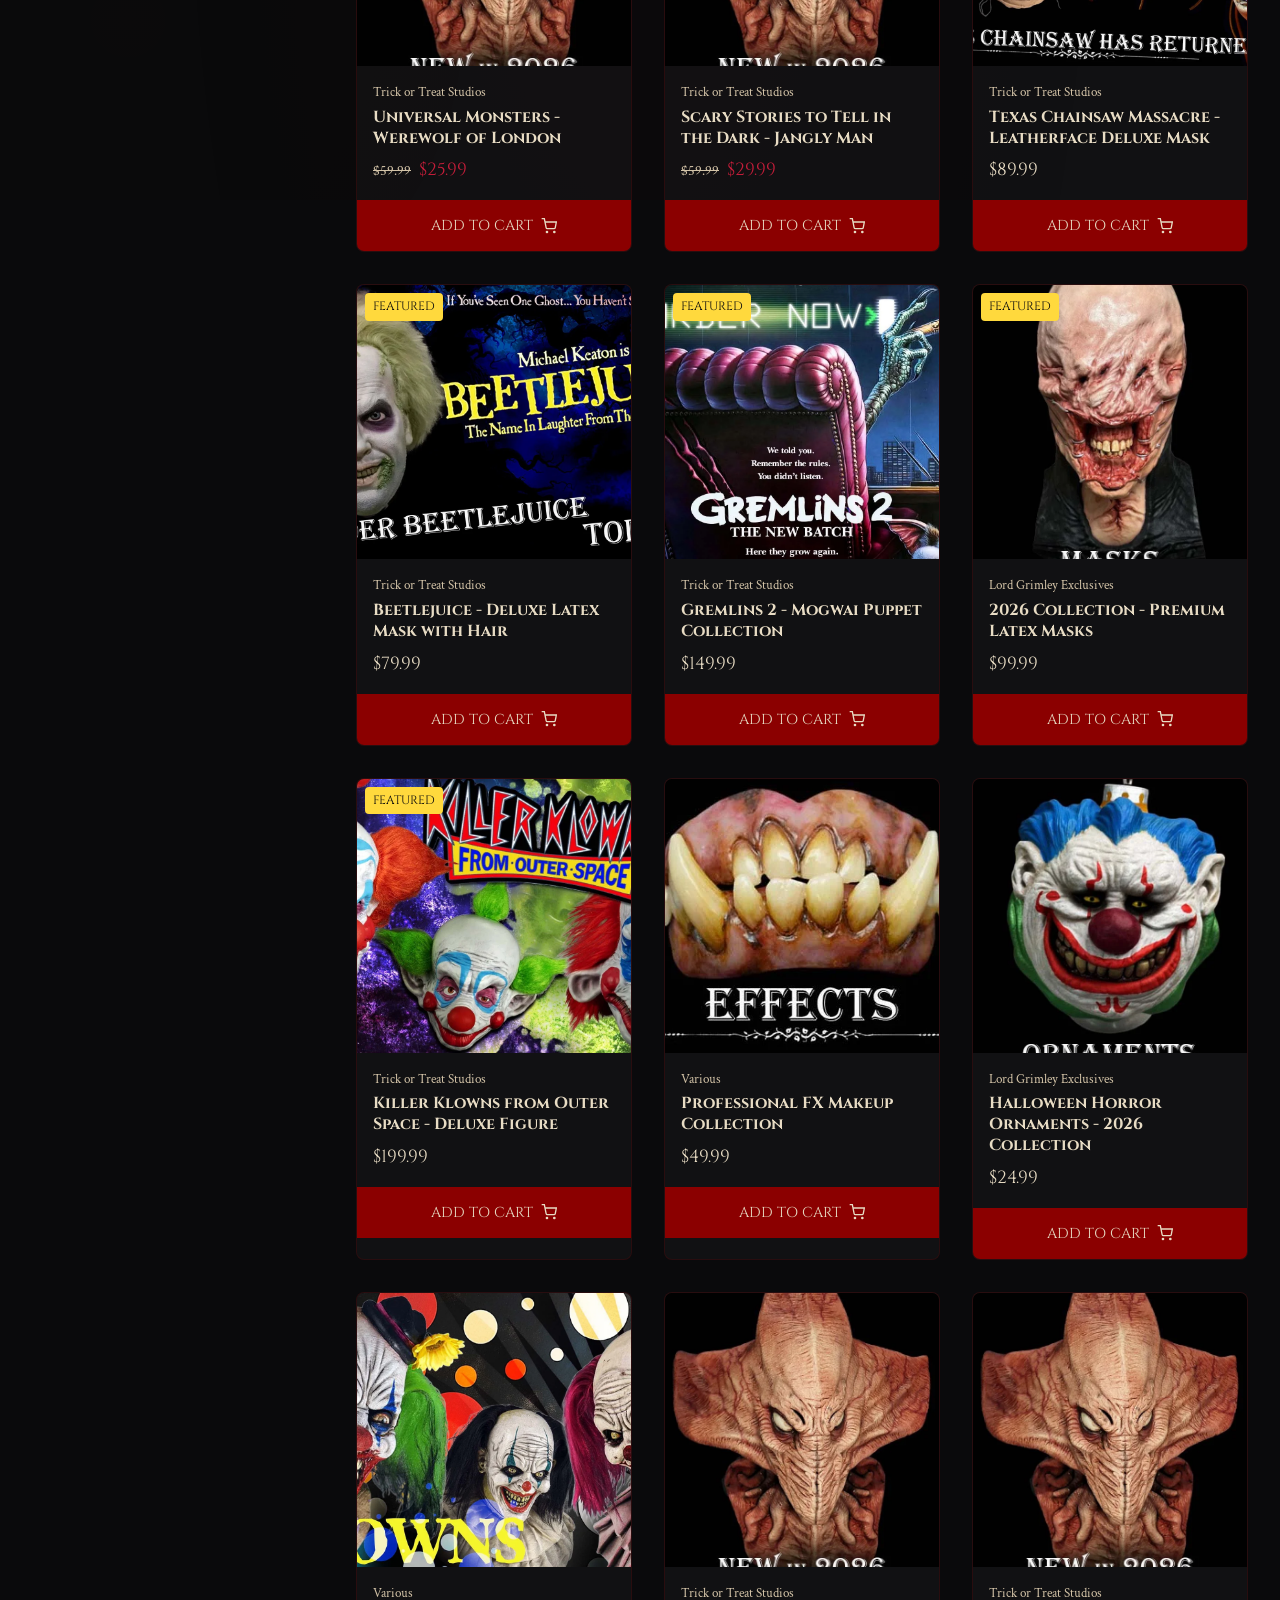
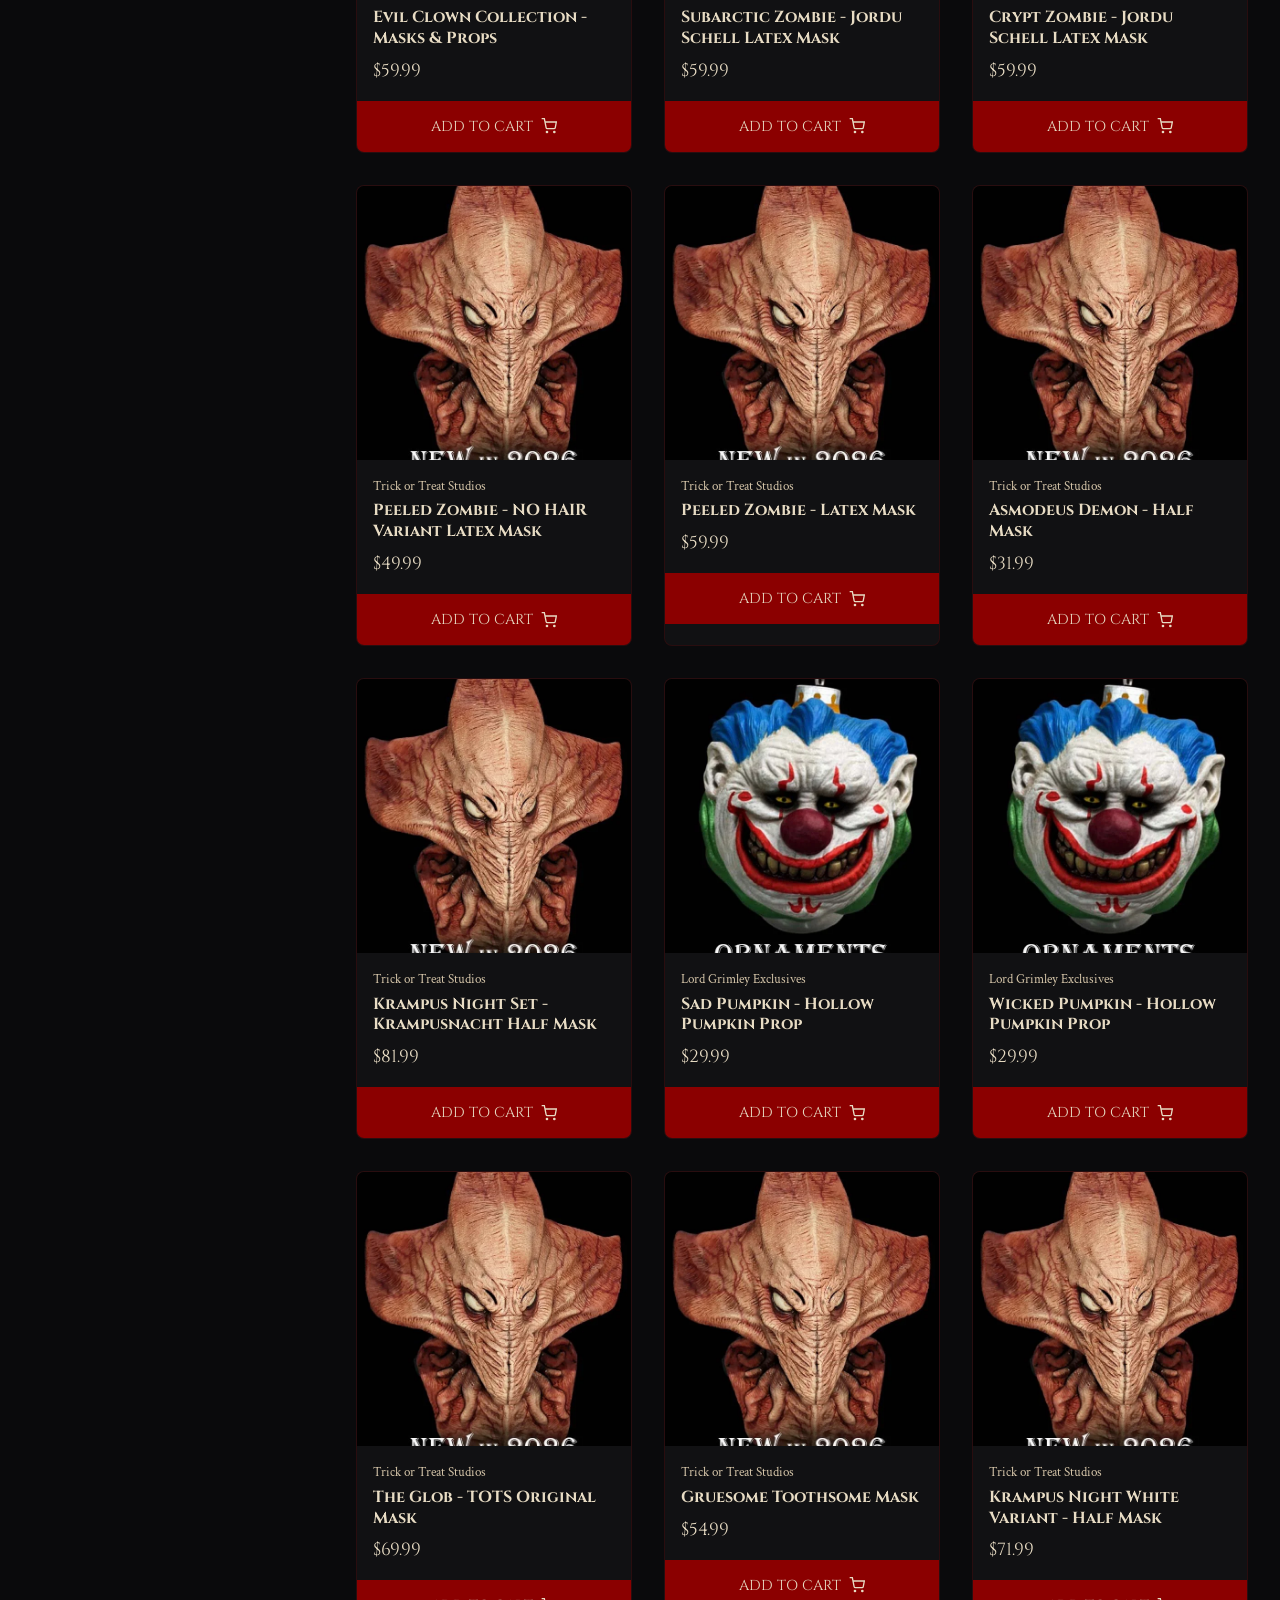
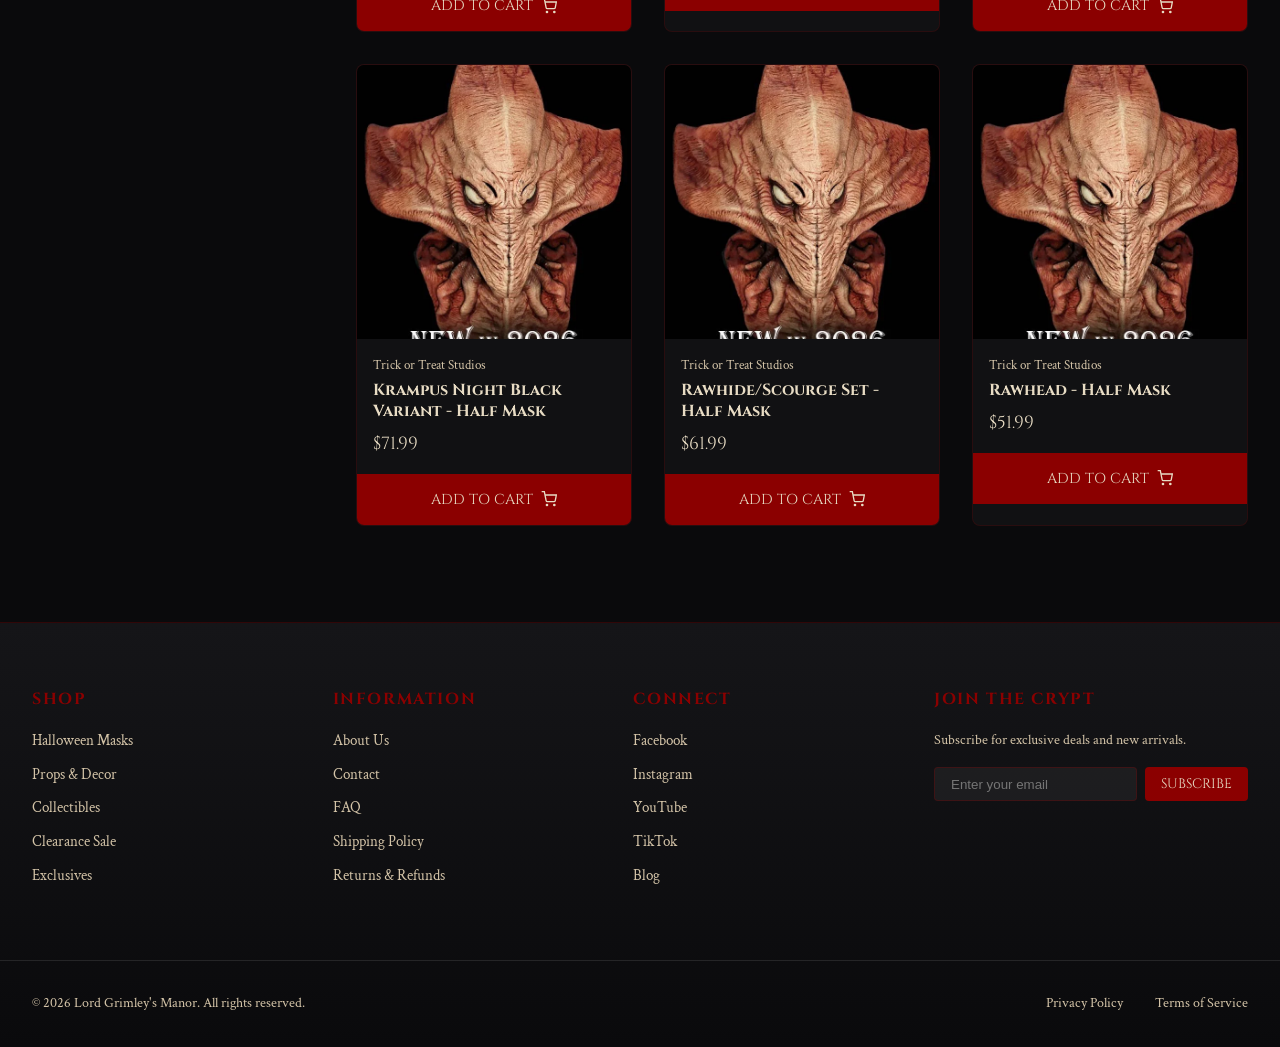
<file: pages/collections.html>
<!DOCTYPE html>
<html lang="en">
<head>
  <meta charset="UTF-8">
  <meta name="viewport" content="width=device-width, initial-scale=1.0">
  <title id="page-title">Shop All | Lord Grimley's Manor - Halloween Masks & Horror Collectibles</title>
  <meta name="description" id="page-description" content="Browse our complete collection of premium Halloween masks, horror props, and collectibles at Lord Grimley's Manor.">
  <link rel="canonical" id="page-canonical" href="https://www.lordgrimley.com/collections/all">

  <!-- Open Graph -->
  <meta property="og:title" id="og-title" content="Shop All | Lord Grimley's Manor">
  <meta property="og:description" content="Premium Halloween masks, horror props, and exclusive collectibles.">
  <meta property="og:type" content="website">
  <meta property="og:url" id="og-url" content="https://www.lordgrimley.com/collections/all">

  <link rel="preconnect" href="https://fonts.googleapis.com">
  <link rel="preconnect" href="https://fonts.gstatic.com" crossorigin>
  <link href="https://fonts.googleapis.com/css2?family=Cinzel+Decorative:wght@400;700;900&family=Cinzel:wght@400;500;600;700&family=Crimson+Text:ital,wght@0,400;0,600;0,700;1,400&display=swap" rel="stylesheet">
  <link rel="stylesheet" href="../styles.css">
  <link rel="stylesheet" href="../effects.css">
</head>
<body>
  <!-- Header -->
  <header class="site-header">
    <div class="header-main">
      <a href="../index.html" class="logo">
        <span class="logo-text">Lord Grimley's</span>
        <span class="logo-subtext">Manor</span>
      </a>
      <nav class="main-nav">
        <a href="../index.html">Home</a>
        <a href="collections.html?c=clearance-sale">Clearance</a>
        <a href="collections.html?c=halloween-masks">Masks</a>
        <a href="collections.html?c=props">Props</a>
        <a href="collections.html?c=collectibles">Collectibles</a>
        <a href="about.html">About</a>
        <a href="contact.html">Contact</a>
      </nav>
      <div class="header-actions">
        <button class="search-toggle" aria-label="Search">
          <svg viewBox="0 0 24 24" width="24" height="24"><circle cx="11" cy="11" r="8"/><path d="m21 21-4.35-4.35"/></svg>
        </button>
        <a href="cart.html" class="cart-link">
          <svg viewBox="0 0 24 24" width="24" height="24"><circle cx="9" cy="21" r="1"/><circle cx="20" cy="21" r="1"/><path d="M1 1h4l2.68 13.39a2 2 0 0 0 2 1.61h9.72a2 2 0 0 0 2-1.61L23 6H6"/></svg>
          <span class="cart-count">0</span>
        </a>
      </div>
    </div>
  </header>

  <!-- Breadcrumbs -->
  <nav class="breadcrumbs" aria-label="Breadcrumb">
    <ol itemscope itemtype="https://schema.org/BreadcrumbList">
      <li itemprop="itemListElement" itemscope itemtype="https://schema.org/ListItem">
        <a itemprop="item" href="../index.html"><span itemprop="name">Home</span></a>
        <meta itemprop="position" content="1">
      </li>
      <li itemprop="itemListElement" itemscope itemtype="https://schema.org/ListItem">
        <span itemprop="name" id="breadcrumb-collection">Collections</span>
        <meta itemprop="position" content="2">
      </li>
    </ol>
  </nav>

  <!-- Collection Page -->
  <main class="collection-page">
    <div class="collection-layout">
      <!-- Sidebar -->
      <aside class="collection-sidebar">
        <div class="sidebar-section">
          <h3 class="sidebar-title">Categories</h3>
          <ul class="category-list">
            <li><a href="?c=clearance-sale" class="category-link" data-collection="clearance-sale">🔥 Clearance Sale</a></li>
            <li><a href="?c=lord-grimley-exclusives" class="category-link" data-collection="lord-grimley-exclusives">⭐ Lord Grimley Exclusives</a></li>
            <li><a href="?c=halloween-masks" class="category-link" data-collection="halloween-masks">Halloween Masks 2026</a></li>
            <li><a href="?c=best-sellers" class="category-link" data-collection="best-sellers">Mask Best Sellers</a></li>
            <li><a href="?c=latex-masks" class="category-link" data-collection="latex-masks">Latex Masks</a></li>
            <li><a href="?c=gloves-hands" class="category-link" data-collection="gloves-hands">Gloves & Hands</a></li>
            <li><a href="?c=killer-costumes" class="category-link" data-collection="killer-costumes">Killer Costumes</a></li>
            <li><a href="?c=props" class="category-link" data-collection="props">Props & Decor</a></li>
            <li><a href="?c=halloween-ornaments" class="category-link" data-collection="halloween-ornaments">Halloween Ornaments</a></li>
            <li><a href="?c=accessories" class="category-link" data-collection="accessories">Accessories</a></li>
            <li><a href="?c=home-decor" class="category-link" data-collection="home-decor">Home & Decor</a></li>
            <li><a href="?c=collectibles" class="category-link" data-collection="collectibles">Collectibles</a></li>
            <li><a href="?c=rare-masks" class="category-link" data-collection="rare-masks">Rare Masks</a></li>
            <li><a href="?c=effects" class="category-link" data-collection="effects">Special Effects</a></li>
          </ul>
        </div>

        <div class="sidebar-section">
          <h3 class="sidebar-title">Filter by Price</h3>
          <div class="price-filter">
            <label class="filter-option">
              <input type="checkbox" name="price" value="0-25"> Under $25
            </label>
            <label class="filter-option">
              <input type="checkbox" name="price" value="25-50"> $25 - $50
            </label>
            <label class="filter-option">
              <input type="checkbox" name="price" value="50-100"> $50 - $100
            </label>
            <label class="filter-option">
              <input type="checkbox" name="price" value="100+"> $100+
            </label>
          </div>
        </div>

        <div class="sidebar-section">
          <h3 class="sidebar-title">Filter by Brand</h3>
          <div class="brand-filter">
            <label class="filter-option">
              <input type="checkbox" name="brand" value="trick-or-treat-studios"> Trick or Treat Studios
            </label>
            <label class="filter-option">
              <input type="checkbox" name="brand" value="lord-grimley-exclusives"> Lord Grimley Exclusives
            </label>
          </div>
        </div>

        <div class="sidebar-section sidebar-cta">
          <a href="about.html" class="sidebar-link">About Us</a>
          <a href="collections.html" class="sidebar-link">Blog</a>
        </div>
      </aside>

      <!-- Main Content -->
      <div class="collection-main">
        <header class="collection-header">
          <div class="collection-info">
            <h1 class="collection-title" id="collection-title">Shop All</h1>
            <p class="collection-description" id="collection-description">Browse our complete collection of premium Halloween masks, horror props, and collectibles.</p>
          </div>
          <div class="collection-controls">
            <div class="sort-control">
              <label for="sort-select">Sort by:</label>
              <select id="sort-select">
                <option value="featured">Featured</option>
                <option value="best-selling">Best Selling</option>
                <option value="price-low">Price: Low to High</option>
                <option value="price-high">Price: High to Low</option>
                <option value="newest">Newest</option>
                <option value="name-az">Name: A-Z</option>
              </select>
            </div>
            <div class="view-toggle">
              <button class="view-btn active" data-view="grid" aria-label="Grid view">
                <svg viewBox="0 0 24 24" width="20" height="20"><rect x="3" y="3" width="7" height="7"/><rect x="14" y="3" width="7" height="7"/><rect x="3" y="14" width="7" height="7"/><rect x="14" y="14" width="7" height="7"/></svg>
              </button>
              <button class="view-btn" data-view="list" aria-label="List view">
                <svg viewBox="0 0 24 24" width="20" height="20"><line x1="8" y1="6" x2="21" y2="6"/><line x1="8" y1="12" x2="21" y2="12"/><line x1="8" y1="18" x2="21" y2="18"/><line x1="3" y1="6" x2="3.01" y2="6"/><line x1="3" y1="12" x2="3.01" y2="12"/><line x1="3" y1="18" x2="3.01" y2="18"/></svg>
              </button>
            </div>
          </div>
        </header>

        <div class="product-count">
          <span id="product-count">0</span> products
        </div>

        <div class="product-grid" id="product-grid">
          <!-- Products loaded dynamically -->
        </div>

        <div class="collection-pagination" id="pagination">
          <!-- Pagination loaded dynamically -->
        </div>
      </div>
    </div>
  </main>

  <!-- Footer -->
  <footer class="site-footer">
    <div class="footer-content">
      <div class="footer-section">
        <h3>Shop</h3>
        <ul>
          <li><a href="collections.html?c=halloween-masks">Halloween Masks</a></li>
          <li><a href="collections.html?c=props">Props & Decor</a></li>
          <li><a href="collections.html?c=collectibles">Collectibles</a></li>
          <li><a href="collections.html?c=clearance-sale">Clearance Sale</a></li>
          <li><a href="collections.html?c=lord-grimley-exclusives">Exclusives</a></li>
        </ul>
      </div>
      <div class="footer-section">
        <h3>Information</h3>
        <ul>
          <li><a href="about.html">About Us</a></li>
          <li><a href="contact.html">Contact</a></li>
          <li><a href="faq.html">FAQ</a></li>
          <li><a href="shipping.html">Shipping Policy</a></li>
          <li><a href="returns.html">Returns & Refunds</a></li>
        </ul>
      </div>
      <div class="footer-section">
        <h3>Connect</h3>
        <ul>
          <li><a href="#">Facebook</a></li>
          <li><a href="#">Instagram</a></li>
          <li><a href="#">YouTube</a></li>
          <li><a href="#">TikTok</a></li>
          <li><a href="collections.html">Blog</a></li>
        </ul>
      </div>
      <div class="footer-section footer-newsletter">
        <h3>Join the Crypt</h3>
        <p>Subscribe for exclusive deals and new arrivals.</p>
        <form class="newsletter-form">
          <input type="email" placeholder="Enter your email" required>
          <button type="submit">Subscribe</button>
        </form>
      </div>
    </div>
    <div class="footer-bottom">
      <p>&copy; 2026 Lord Grimley's Manor. All rights reserved.</p>
      <div class="footer-links">
        <a href="privacy.html">Privacy Policy</a>
        <a href="terms.html">Terms of Service</a>
      </div>
    </div>
  </footer>

  <script src="../products.js"></script>
  <script>
    // Collection page functionality
    document.addEventListener('DOMContentLoaded', function() {
      const urlParams = new URLSearchParams(window.location.search);
      const collectionHandle = urlParams.get('c') || 'all';

      // Get collection info
      const collection = COLLECTIONS[collectionHandle];
      let products = collectionHandle === 'all' ? PRODUCTS : getProductsByCollection(collectionHandle);

      // Update page metadata
      if (collection) {
        document.getElementById('page-title').textContent = `${collection.title} | Lord Grimley's Manor`;
        document.getElementById('collection-title').textContent = collection.title;
        document.getElementById('collection-description').textContent = collection.description;
        document.getElementById('breadcrumb-collection').textContent = collection.title;
      }

      // Mark active category
      document.querySelectorAll('.category-link').forEach(link => {
        if (link.dataset.collection === collectionHandle) {
          link.classList.add('active');
        }
      });

      // Render products
      function renderProducts(productsToRender) {
        const grid = document.getElementById('product-grid');
        document.getElementById('product-count').textContent = productsToRender.length;

        if (productsToRender.length === 0) {
          grid.innerHTML = '<div class="no-products"><p>No products found in this collection.</p></div>';
          return;
        }

        grid.innerHTML = productsToRender.map(product => `
          <article class="product-card">
            ${product.onSale ? '<span class="product-badge sale">SALE</span>' : ''}
            ${product.featured ? '<span class="product-badge featured">FEATURED</span>' : ''}
            <a href="#" class="product-link" data-product-id="${product.id}" onclick="event.preventDefault();">
              <div class="product-image-wrapper">
                <img src="../${product.image}" alt="${product.title}" class="product-image" loading="lazy">
                <div class="product-overlay">
                  <button class="quick-view-btn">Quick View</button>
                </div>
              </div>
              <div class="product-info">
                <p class="product-vendor">${product.vendor}</p>
                <h3 class="product-name">${product.title}</h3>
                <div class="product-price">
                  ${product.compareAtPrice ? `<span class="price-compare">$${product.compareAtPrice.toFixed(2)}</span>` : ''}
                  <span class="price-current ${product.onSale ? 'sale' : ''}">$${product.price.toFixed(2)}</span>
                </div>
              </div>
            </a>
            <button class="add-to-cart-btn" data-product-id="${product.id}">
              Add to Cart
              <svg viewBox="0 0 24 24" width="16" height="16"><path d="M9 22a1 1 0 1 0 0-2 1 1 0 0 0 0 2zm11 0a1 1 0 1 0 0-2 1 1 0 0 0 0 2zM1 1h4l2.68 13.39a2 2 0 0 0 2 1.61h9.72a2 2 0 0 0 2-1.61L23 6H6"/></svg>
            </button>
          </article>
        `).join('');
      }

      // Sort functionality
      document.getElementById('sort-select').addEventListener('change', function() {
        const sortValue = this.value;
        let sorted = [...products];

        switch(sortValue) {
          case 'price-low':
            sorted.sort((a, b) => a.price - b.price);
            break;
          case 'price-high':
            sorted.sort((a, b) => b.price - a.price);
            break;
          case 'name-az':
            sorted.sort((a, b) => a.title.localeCompare(b.title));
            break;
          case 'newest':
            sorted.sort((a, b) => b.id - a.id);
            break;
        }

        renderProducts(sorted);
      });

      // Initial render
      renderProducts(products);
    });
  </script>
  <script src="../effects.js"></script>
</body>
</html>
</file>
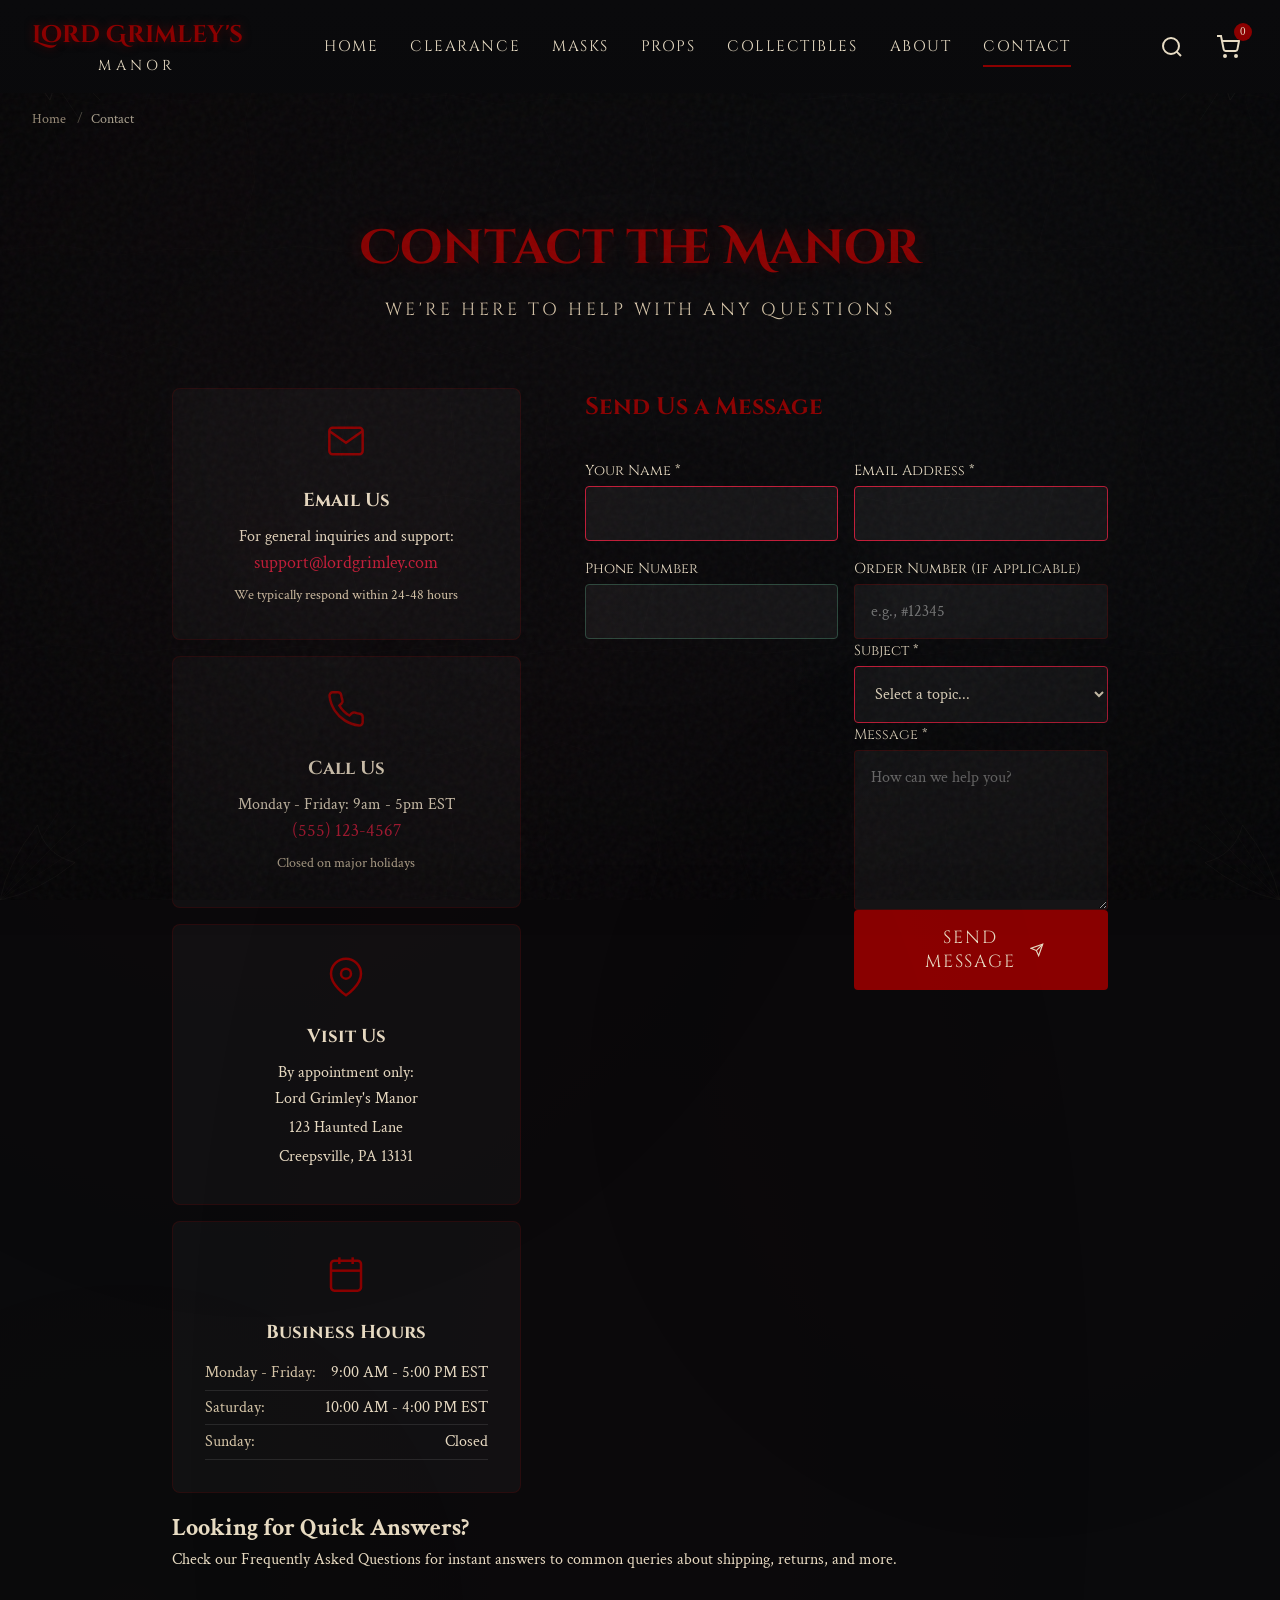
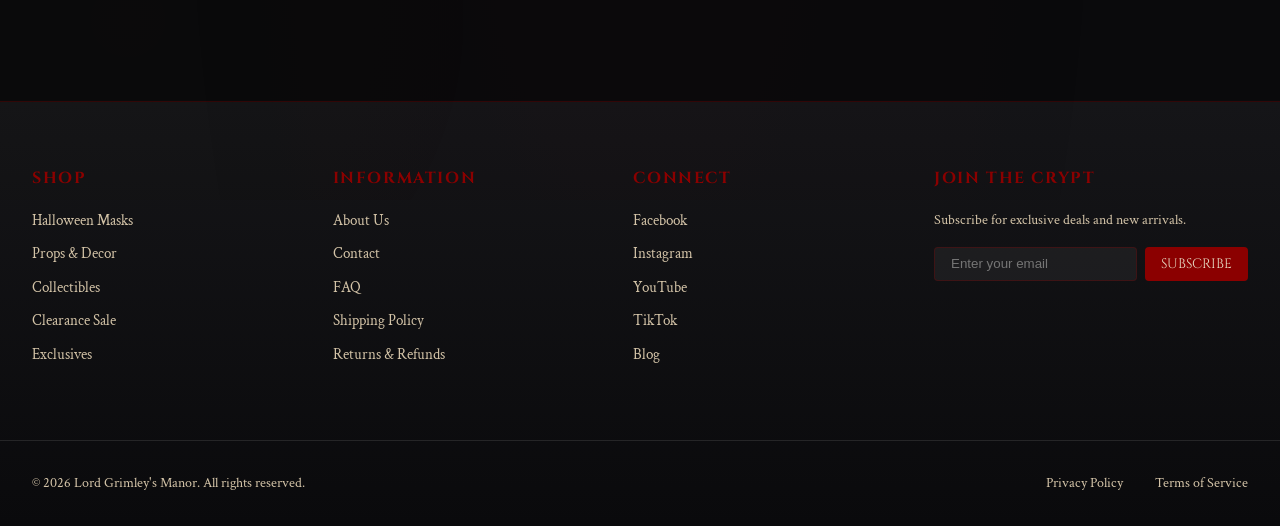
<file: pages/contact.html>
<!DOCTYPE html>
<html lang="en">
<head>
  <meta charset="UTF-8">
  <meta name="viewport" content="width=device-width, initial-scale=1.0">
  <title>Contact Us | Lord Grimley's Manor - Get in Touch</title>
  <meta name="description" content="Contact Lord Grimley's Manor for questions about Halloween masks, horror props, orders, or wholesale inquiries. We're here to help!">
  <link rel="canonical" href="https://www.lordgrimley.com/pages/contact">

  <!-- Open Graph -->
  <meta property="og:title" content="Contact Lord Grimley's Manor">
  <meta property="og:description" content="Questions about our Halloween masks, horror props, or your order? We're here to help!">
  <meta property="og:type" content="website">
  <meta property="og:url" content="https://www.lordgrimley.com/pages/contact">

  <!-- Twitter Card -->
  <meta name="twitter:card" content="summary">
  <meta name="twitter:title" content="Contact Lord Grimley's Manor">
  <meta name="twitter:description" content="Questions about our Halloween masks, horror props, or your order? We're here to help!">

  <link rel="preconnect" href="https://fonts.googleapis.com">
  <link rel="preconnect" href="https://fonts.gstatic.com" crossorigin>
  <link href="https://fonts.googleapis.com/css2?family=Cinzel+Decorative:wght@400;700;900&family=Cinzel:wght@400;500;600;700&family=Crimson+Text:ital,wght@0,400;0,600;0,700;1,400&display=swap" rel="stylesheet">
  <link rel="stylesheet" href="../styles.css">
  <link rel="stylesheet" href="../effects.css">
</head>
<body>
  <!-- Header -->
  <header class="site-header">
    <div class="header-main">
      <a href="../index.html" class="logo">
        <span class="logo-text">Lord Grimley's</span>
        <span class="logo-subtext">Manor</span>
      </a>
      <nav class="main-nav">
        <a href="../index.html">Home</a>
        <a href="collections.html?c=clearance-sale">Clearance</a>
        <a href="collections.html?c=halloween-masks">Masks</a>
        <a href="collections.html?c=props">Props</a>
        <a href="collections.html?c=collectibles">Collectibles</a>
        <a href="about.html">About</a>
        <a href="contact.html" class="active">Contact</a>
      </nav>
      <div class="header-actions">
        <button class="search-toggle" aria-label="Search">
          <svg viewBox="0 0 24 24" width="24" height="24"><circle cx="11" cy="11" r="8"/><path d="m21 21-4.35-4.35"/></svg>
        </button>
        <a href="cart.html" class="cart-link">
          <svg viewBox="0 0 24 24" width="24" height="24"><circle cx="9" cy="21" r="1"/><circle cx="20" cy="21" r="1"/><path d="M1 1h4l2.68 13.39a2 2 0 0 0 2 1.61h9.72a2 2 0 0 0 2-1.61L23 6H6"/></svg>
          <span class="cart-count">0</span>
        </a>
      </div>
    </div>
  </header>

  <!-- Breadcrumbs -->
  <nav class="breadcrumbs" aria-label="Breadcrumb">
    <ol itemscope itemtype="https://schema.org/BreadcrumbList">
      <li itemprop="itemListElement" itemscope itemtype="https://schema.org/ListItem">
        <a itemprop="item" href="../index.html"><span itemprop="name">Home</span></a>
        <meta itemprop="position" content="1">
      </li>
      <li itemprop="itemListElement" itemscope itemtype="https://schema.org/ListItem">
        <span itemprop="name">Contact</span>
        <meta itemprop="position" content="2">
      </li>
    </ol>
  </nav>

  <!-- Page Content -->
  <main class="page-content">
    <article class="contact-page">
      <header class="page-header">
        <h1 class="page-title">Contact the Manor</h1>
        <p class="page-subtitle">We're here to help with any questions</p>
      </header>

      <div class="contact-grid">
        <section class="contact-info">
          <div class="info-card">
            <div class="info-icon">
              <svg viewBox="0 0 24 24" width="40" height="40"><path d="M4 4h16c1.1 0 2 .9 2 2v12c0 1.1-.9 2-2 2H4c-1.1 0-2-.9-2-2V6c0-1.1.9-2 2-2z"/><polyline points="22,6 12,13 2,6"/></svg>
            </div>
            <h3>Email Us</h3>
            <p>For general inquiries and support:</p>
            <a href="mailto:support@lordgrimley.com">support@lordgrimley.com</a>
            <p class="response-time">We typically respond within 24-48 hours</p>
          </div>

          <div class="info-card">
            <div class="info-icon">
              <svg viewBox="0 0 24 24" width="40" height="40"><path d="M22 16.92v3a2 2 0 0 1-2.18 2 19.79 19.79 0 0 1-8.63-3.07 19.5 19.5 0 0 1-6-6 19.79 19.79 0 0 1-3.07-8.67A2 2 0 0 1 4.11 2h3a2 2 0 0 1 2 1.72 12.84 12.84 0 0 0 .7 2.81 2 2 0 0 1-.45 2.11L8.09 9.91a16 16 0 0 0 6 6l1.27-1.27a2 2 0 0 1 2.11-.45 12.84 12.84 0 0 0 2.81.7A2 2 0 0 1 22 16.92z"/></svg>
            </div>
            <h3>Call Us</h3>
            <p>Monday - Friday: 9am - 5pm EST</p>
            <a href="tel:+15551234567">(555) 123-4567</a>
            <p class="response-time">Closed on major holidays</p>
          </div>

          <div class="info-card">
            <div class="info-icon">
              <svg viewBox="0 0 24 24" width="40" height="40"><path d="M21 10c0 7-9 13-9 13s-9-6-9-13a9 9 0 0 1 18 0z"/><circle cx="12" cy="10" r="3"/></svg>
            </div>
            <h3>Visit Us</h3>
            <p>By appointment only:</p>
            <address>
              Lord Grimley's Manor<br>
              123 Haunted Lane<br>
              Creepsville, PA 13131
            </address>
          </div>

          <div class="info-card">
            <div class="info-icon">
              <svg viewBox="0 0 24 24" width="40" height="40"><rect x="3" y="4" width="18" height="18" rx="2" ry="2"/><line x1="16" y1="2" x2="16" y2="6"/><line x1="8" y1="2" x2="8" y2="6"/><line x1="3" y1="10" x2="21" y2="10"/></svg>
            </div>
            <h3>Business Hours</h3>
            <ul class="hours-list">
              <li><span>Monday - Friday:</span> 9:00 AM - 5:00 PM EST</li>
              <li><span>Saturday:</span> 10:00 AM - 4:00 PM EST</li>
              <li><span>Sunday:</span> Closed</li>
            </ul>
          </div>
        </section>

        <section class="contact-form-section">
          <h2>Send Us a Message</h2>
          <form class="contact-form" id="contact-form">
            <div class="form-group">
              <label for="name">Your Name *</label>
              <input type="text" id="name" name="name" autocomplete="name" required>
            </div>

            <div class="form-group">
              <label for="email">Email Address *</label>
              <input type="email" id="email" name="email" autocomplete="email" required>
            </div>

            <div class="form-group">
              <label for="phone">Phone Number</label>
              <input type="tel" id="phone" name="phone" autocomplete="tel">
            </div>

            <div class="form-group">
              <label for="order-number">Order Number (if applicable)</label>
              <input type="text" id="order-number" name="order_number" autocomplete="off" placeholder="e.g., #12345">

            <div class="form-group">
              <label for="subject">Subject *</label>
              <select id="subject" name="subject" required>
                <option value="">Select a topic...</option>
                <option value="order-status">Order Status</option>
                <option value="product-question">Product Question</option>
                <option value="returns">Returns & Exchanges</option>
                <option value="wholesale">Wholesale Inquiry</option>
                <option value="press">Press & Media</option>
                <option value="other">Other</option>
              </select>
            </div>

            <div class="form-group full-width">
              <label for="message">Message *</label>
              <textarea id="message" name="message" rows="6" required placeholder="How can we help you?"></textarea>
            </div>

            <button type="submit" class="btn btn-primary btn-large">
              Send Message
              <svg viewBox="0 0 24 24" width="20" height="20"><line x1="22" y1="2" x2="11" y2="13"/><polygon points="22 2 15 22 11 13 2 9 22 2"/></svg>
            </button>
          </form>
        </section>
      </div>

      <section class="faq-teaser">
        <h2>Looking for Quick Answers?</h2>
        <p>Check our <a href="faq.html">Frequently Asked Questions</a> for instant answers to common queries about shipping, returns, and more.</p>
      </section>
    </article>
  </main>

  <!-- Footer -->
  <footer class="site-footer">
    <div class="footer-content">
      <div class="footer-section">
        <h3>Shop</h3>
        <ul>
          <li><a href="collections.html?c=halloween-masks">Halloween Masks</a></li>
          <li><a href="collections.html?c=props">Props & Decor</a></li>
          <li><a href="collections.html?c=collectibles">Collectibles</a></li>
          <li><a href="collections.html?c=clearance-sale">Clearance Sale</a></li>
          <li><a href="collections.html?c=lord-grimley-exclusives">Exclusives</a></li>
        </ul>
      </div>
      <div class="footer-section">
        <h3>Information</h3>
        <ul>
          <li><a href="about.html">About Us</a></li>
          <li><a href="contact.html">Contact</a></li>
          <li><a href="faq.html">FAQ</a></li>
          <li><a href="shipping.html">Shipping Policy</a></li>
          <li><a href="returns.html">Returns & Refunds</a></li>
        </ul>
      </div>
      <div class="footer-section">
        <h3>Connect</h3>
        <ul>
          <li><a href="#">Facebook</a></li>
          <li><a href="#">Instagram</a></li>
          <li><a href="#">YouTube</a></li>
          <li><a href="#">TikTok</a></li>
          <li><a href="collections.html">Blog</a></li>
        </ul>
      </div>
      <div class="footer-section footer-newsletter">
        <h3>Join the Crypt</h3>
        <p>Subscribe for exclusive deals and new arrivals.</p>
        <form class="newsletter-form">
          <input type="email" placeholder="Enter your email" required>
          <button type="submit">Subscribe</button>
        </form>
      </div>
    </div>
    <div class="footer-bottom">
      <p>&copy; 2026 Lord Grimley's Manor. All rights reserved.</p>
      <div class="footer-links">
        <a href="privacy.html">Privacy Policy</a>
        <a href="terms.html">Terms of Service</a>
      </div>
    </div>
  </footer>

  <!-- Schema.org markup -->
  <script type="application/ld+json">
  {
    "@context": "https://schema.org",
    "@type": "ContactPage",
    "name": "Contact Lord Grimley's Manor",
    "description": "Contact us for questions about Halloween masks, horror props, orders, or wholesale inquiries.",
    "url": "https://www.lordgrimley.com/pages/contact",
    "mainEntity": {
      "@type": "Organization",
      "name": "Lord Grimley's Manor",
      "url": "https://www.lordgrimley.com",
      "email": "support@lordgrimley.com",
      "telephone": "+1-555-123-4567",
      "address": {
        "@type": "PostalAddress",
        "streetAddress": "123 Haunted Lane",
        "addressLocality": "Creepsville",
        "addressRegion": "PA",
        "postalCode": "13131",
        "addressCountry": "US"
      },
      "openingHours": ["Mo-Fr 09:00-17:00", "Sa 10:00-16:00"]
    }
  }
  </script>

  <script src="../effects.js"></script>
</body>
</html>
</file>
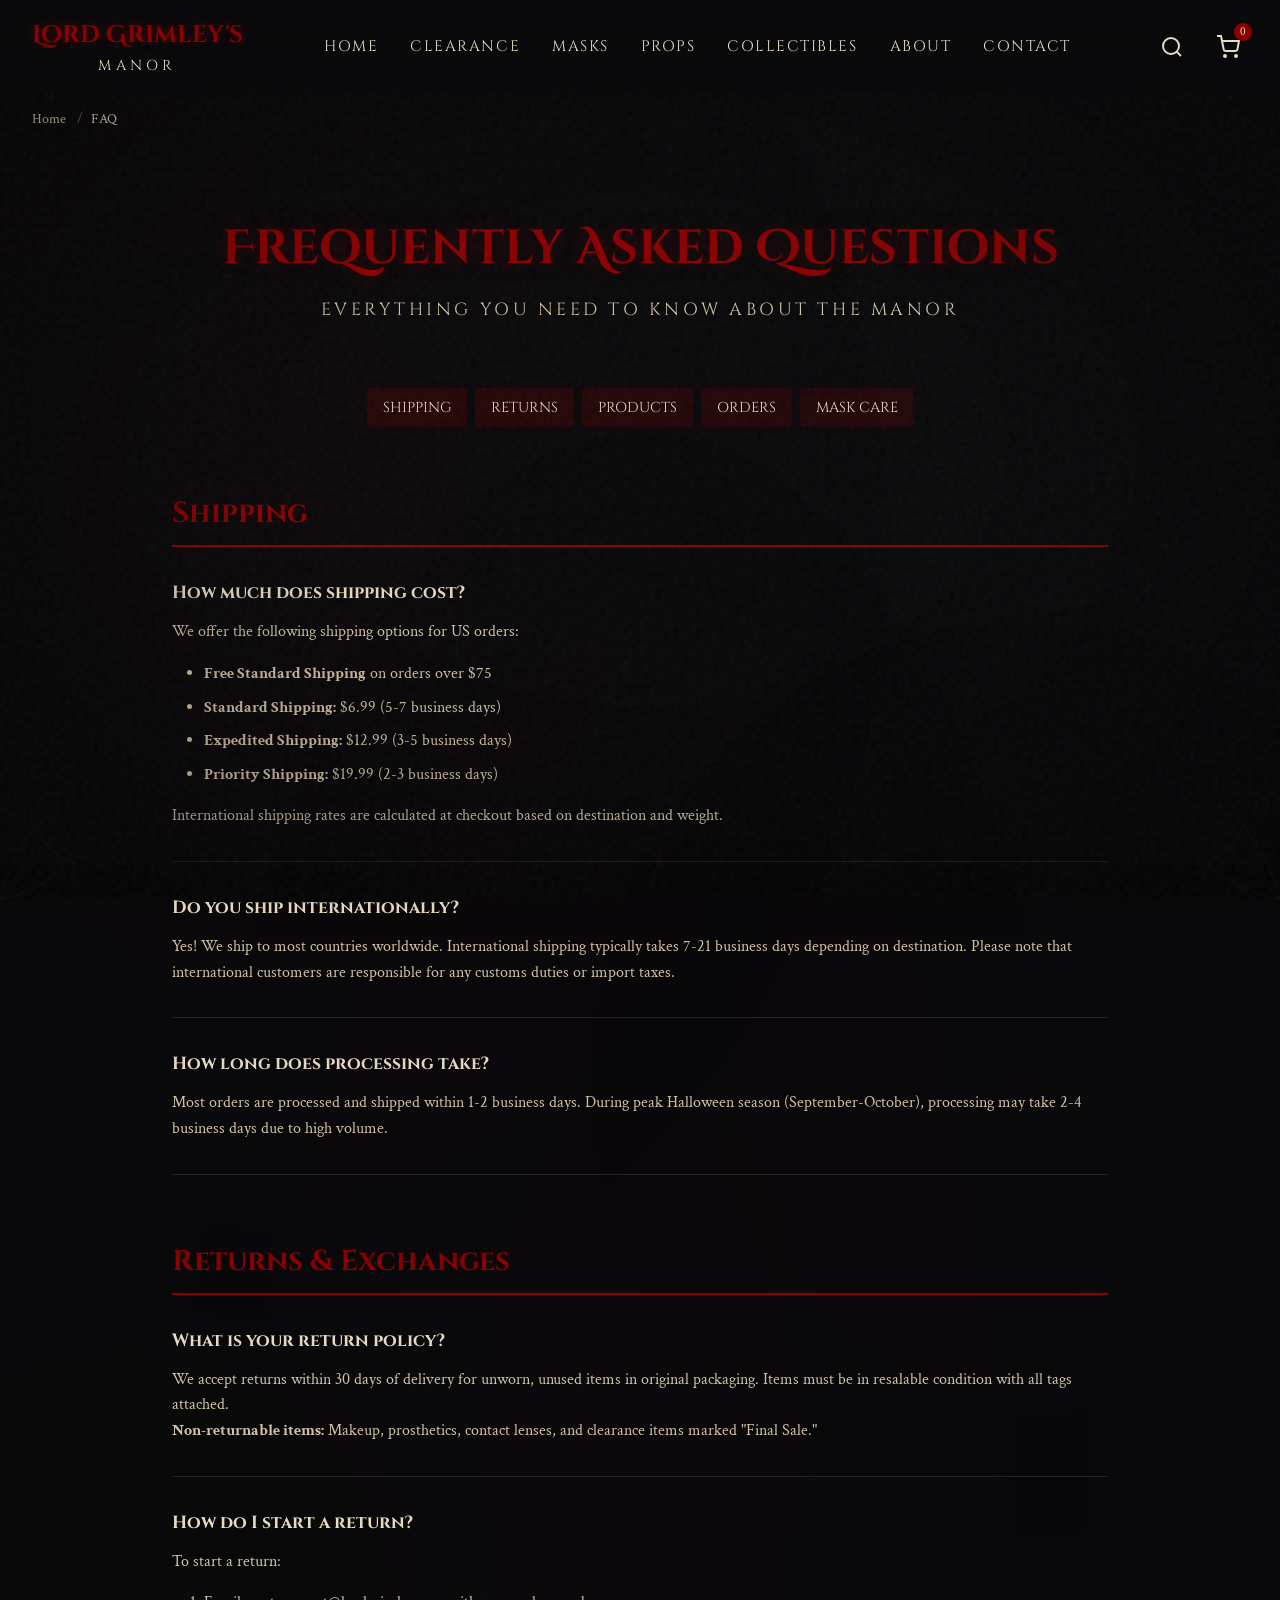
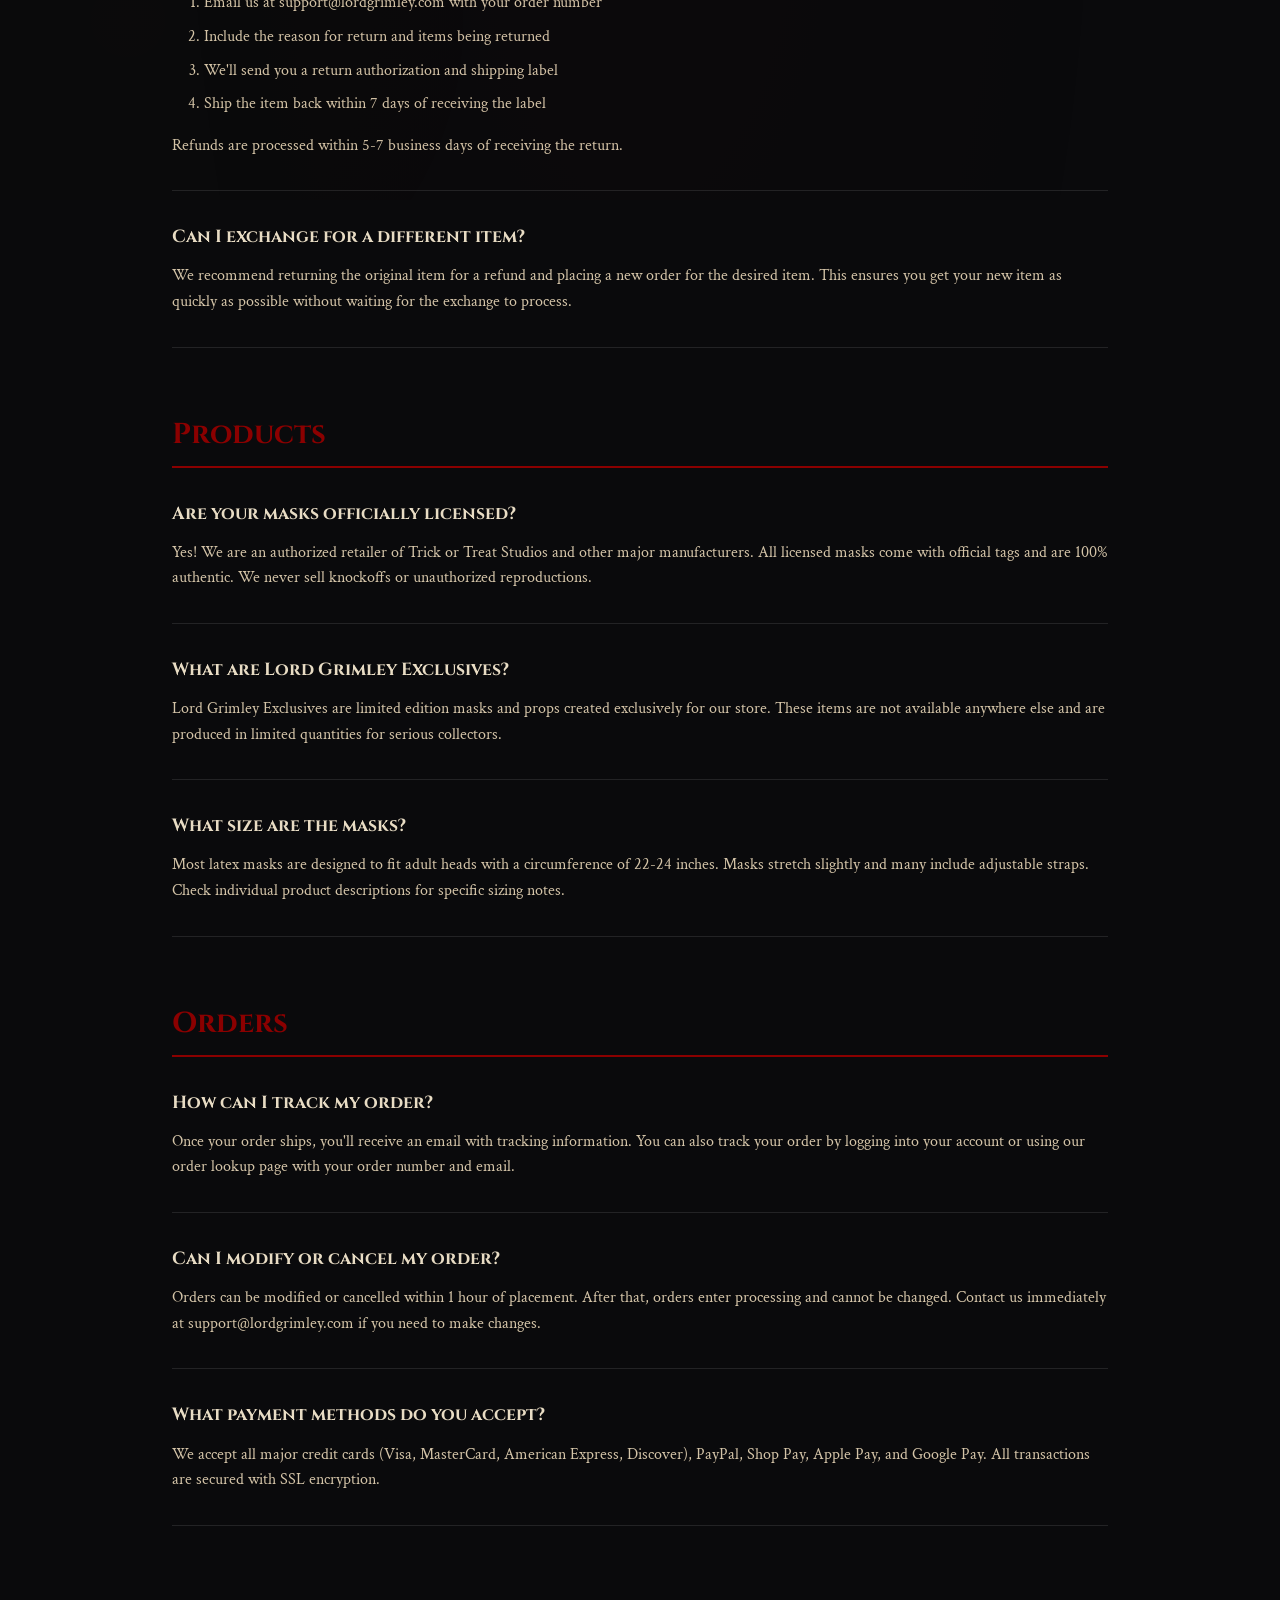
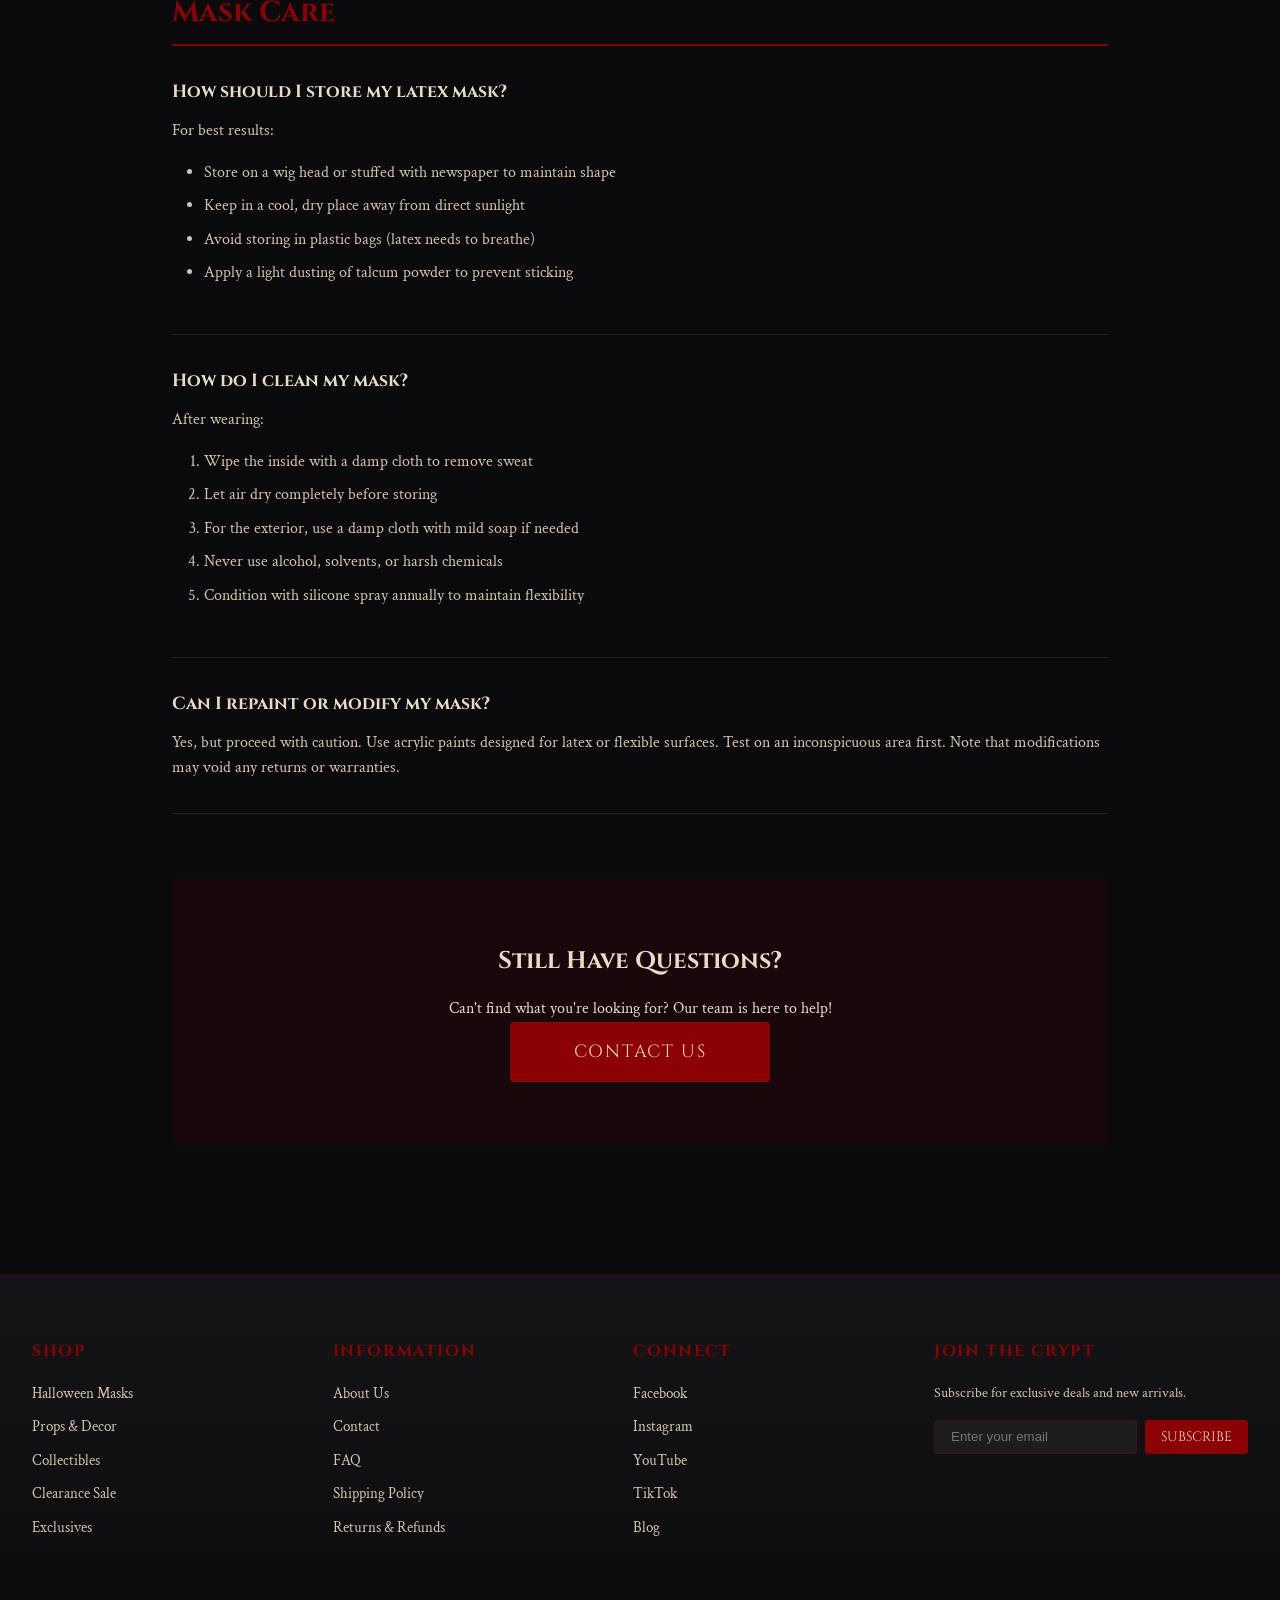
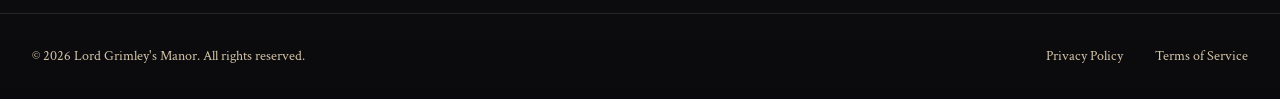
<file: pages/faq.html>
<!DOCTYPE html>
<html lang="en">
<head>
  <meta charset="UTF-8">
  <meta name="viewport" content="width=device-width, initial-scale=1.0">
  <title>FAQ | Lord Grimley's Manor - Frequently Asked Questions</title>
  <meta name="description" content="Find answers to common questions about Lord Grimley's Manor - shipping, returns, mask care, sizing, and more. Get the info you need.">
  <link rel="canonical" href="https://www.lordgrimley.com/pages/faq">

  <!-- Open Graph -->
  <meta property="og:title" content="FAQ - Lord Grimley's Manor">
  <meta property="og:description" content="Find answers to common questions about shipping, returns, mask care, sizing, and more.">
  <meta property="og:type" content="website">
  <meta property="og:url" content="https://www.lordgrimley.com/pages/faq">

  <link rel="preconnect" href="https://fonts.googleapis.com">
  <link rel="preconnect" href="https://fonts.gstatic.com" crossorigin>
  <link href="https://fonts.googleapis.com/css2?family=Cinzel+Decorative:wght@400;700;900&family=Cinzel:wght@400;500;600;700&family=Crimson+Text:ital,wght@0,400;0,600;0,700;1,400&display=swap" rel="stylesheet">
  <link rel="stylesheet" href="../styles.css">
  <link rel="stylesheet" href="../effects.css">
</head>
<body>
  <!-- Header -->
  <header class="site-header">
    <div class="header-main">
      <a href="../index.html" class="logo">
        <span class="logo-text">Lord Grimley's</span>
        <span class="logo-subtext">Manor</span>
      </a>
      <nav class="main-nav">
        <a href="../index.html">Home</a>
        <a href="collections.html?c=clearance-sale">Clearance</a>
        <a href="collections.html?c=halloween-masks">Masks</a>
        <a href="collections.html?c=props">Props</a>
        <a href="collections.html?c=collectibles">Collectibles</a>
        <a href="about.html">About</a>
        <a href="contact.html">Contact</a>
      </nav>
      <div class="header-actions">
        <button class="search-toggle" aria-label="Search">
          <svg viewBox="0 0 24 24" width="24" height="24"><circle cx="11" cy="11" r="8"/><path d="m21 21-4.35-4.35"/></svg>
        </button>
        <a href="cart.html" class="cart-link">
          <svg viewBox="0 0 24 24" width="24" height="24"><circle cx="9" cy="21" r="1"/><circle cx="20" cy="21" r="1"/><path d="M1 1h4l2.68 13.39a2 2 0 0 0 2 1.61h9.72a2 2 0 0 0 2-1.61L23 6H6"/></svg>
          <span class="cart-count">0</span>
        </a>
      </div>
    </div>
  </header>

  <!-- Breadcrumbs -->
  <nav class="breadcrumbs" aria-label="Breadcrumb">
    <ol itemscope itemtype="https://schema.org/BreadcrumbList">
      <li itemprop="itemListElement" itemscope itemtype="https://schema.org/ListItem">
        <a itemprop="item" href="../index.html"><span itemprop="name">Home</span></a>
        <meta itemprop="position" content="1">
      </li>
      <li itemprop="itemListElement" itemscope itemtype="https://schema.org/ListItem">
        <span itemprop="name">FAQ</span>
        <meta itemprop="position" content="2">
      </li>
    </ol>
  </nav>

  <!-- Page Content -->
  <main class="page-content">
    <article class="faq-page">
      <header class="page-header">
        <h1 class="page-title">Frequently Asked Questions</h1>
        <p class="page-subtitle">Everything you need to know about the Manor</p>
      </header>

      <div class="faq-categories">
        <nav class="faq-nav">
          <a href="#shipping" class="faq-nav-link">Shipping</a>
          <a href="#returns" class="faq-nav-link">Returns</a>
          <a href="#products" class="faq-nav-link">Products</a>
          <a href="#orders" class="faq-nav-link">Orders</a>
          <a href="#care" class="faq-nav-link">Mask Care</a>
        </nav>
      </div>

      <section class="faq-section" id="shipping">
        <h2>Shipping</h2>

        <div class="faq-item" itemscope itemprop="mainEntity" itemtype="https://schema.org/Question">
          <h3 itemprop="name">How much does shipping cost?</h3>
          <div class="faq-answer" itemscope itemprop="acceptedAnswer" itemtype="https://schema.org/Answer">
            <div itemprop="text">
              <p>We offer the following shipping options for US orders:</p>
              <ul>
                <li><strong>Free Standard Shipping</strong> on orders over $75</li>
                <li><strong>Standard Shipping:</strong> $6.99 (5-7 business days)</li>
                <li><strong>Expedited Shipping:</strong> $12.99 (3-5 business days)</li>
                <li><strong>Priority Shipping:</strong> $19.99 (2-3 business days)</li>
              </ul>
              <p>International shipping rates are calculated at checkout based on destination and weight.</p>
            </div>
          </div>
        </div>

        <div class="faq-item" itemscope itemprop="mainEntity" itemtype="https://schema.org/Question">
          <h3 itemprop="name">Do you ship internationally?</h3>
          <div class="faq-answer" itemscope itemprop="acceptedAnswer" itemtype="https://schema.org/Answer">
            <div itemprop="text">
              <p>Yes! We ship to most countries worldwide. International shipping typically takes 7-21 business days depending on destination. Please note that international customers are responsible for any customs duties or import taxes.</p>
            </div>
          </div>
        </div>

        <div class="faq-item" itemscope itemprop="mainEntity" itemtype="https://schema.org/Question">
          <h3 itemprop="name">How long does processing take?</h3>
          <div class="faq-answer" itemscope itemprop="acceptedAnswer" itemtype="https://schema.org/Answer">
            <div itemprop="text">
              <p>Most orders are processed and shipped within 1-2 business days. During peak Halloween season (September-October), processing may take 2-4 business days due to high volume.</p>
            </div>
          </div>
        </div>
      </section>

      <section class="faq-section" id="returns">
        <h2>Returns & Exchanges</h2>

        <div class="faq-item" itemscope itemprop="mainEntity" itemtype="https://schema.org/Question">
          <h3 itemprop="name">What is your return policy?</h3>
          <div class="faq-answer" itemscope itemprop="acceptedAnswer" itemtype="https://schema.org/Answer">
            <div itemprop="text">
              <p>We accept returns within 30 days of delivery for unworn, unused items in original packaging. Items must be in resalable condition with all tags attached.</p>
              <p><strong>Non-returnable items:</strong> Makeup, prosthetics, contact lenses, and clearance items marked "Final Sale."</p>
            </div>
          </div>
        </div>

        <div class="faq-item" itemscope itemprop="mainEntity" itemtype="https://schema.org/Question">
          <h3 itemprop="name">How do I start a return?</h3>
          <div class="faq-answer" itemscope itemprop="acceptedAnswer" itemtype="https://schema.org/Answer">
            <div itemprop="text">
              <p>To start a return:</p>
              <ol>
                <li>Email us at support@lordgrimley.com with your order number</li>
                <li>Include the reason for return and items being returned</li>
                <li>We'll send you a return authorization and shipping label</li>
                <li>Ship the item back within 7 days of receiving the label</li>
              </ol>
              <p>Refunds are processed within 5-7 business days of receiving the return.</p>
            </div>
          </div>
        </div>

        <div class="faq-item" itemscope itemprop="mainEntity" itemtype="https://schema.org/Question">
          <h3 itemprop="name">Can I exchange for a different item?</h3>
          <div class="faq-answer" itemscope itemprop="acceptedAnswer" itemtype="https://schema.org/Answer">
            <div itemprop="text">
              <p>We recommend returning the original item for a refund and placing a new order for the desired item. This ensures you get your new item as quickly as possible without waiting for the exchange to process.</p>
            </div>
          </div>
        </div>
      </section>

      <section class="faq-section" id="products">
        <h2>Products</h2>

        <div class="faq-item" itemscope itemprop="mainEntity" itemtype="https://schema.org/Question">
          <h3 itemprop="name">Are your masks officially licensed?</h3>
          <div class="faq-answer" itemscope itemprop="acceptedAnswer" itemtype="https://schema.org/Answer">
            <div itemprop="text">
              <p>Yes! We are an authorized retailer of Trick or Treat Studios and other major manufacturers. All licensed masks come with official tags and are 100% authentic. We never sell knockoffs or unauthorized reproductions.</p>
            </div>
          </div>
        </div>

        <div class="faq-item" itemscope itemprop="mainEntity" itemtype="https://schema.org/Question">
          <h3 itemprop="name">What are Lord Grimley Exclusives?</h3>
          <div class="faq-answer" itemscope itemprop="acceptedAnswer" itemtype="https://schema.org/Answer">
            <div itemprop="text">
              <p>Lord Grimley Exclusives are limited edition masks and props created exclusively for our store. These items are not available anywhere else and are produced in limited quantities for serious collectors.</p>
            </div>
          </div>
        </div>

        <div class="faq-item" itemscope itemprop="mainEntity" itemtype="https://schema.org/Question">
          <h3 itemprop="name">What size are the masks?</h3>
          <div class="faq-answer" itemscope itemprop="acceptedAnswer" itemtype="https://schema.org/Answer">
            <div itemprop="text">
              <p>Most latex masks are designed to fit adult heads with a circumference of 22-24 inches. Masks stretch slightly and many include adjustable straps. Check individual product descriptions for specific sizing notes.</p>
            </div>
          </div>
        </div>
      </section>

      <section class="faq-section" id="orders">
        <h2>Orders</h2>

        <div class="faq-item" itemscope itemprop="mainEntity" itemtype="https://schema.org/Question">
          <h3 itemprop="name">How can I track my order?</h3>
          <div class="faq-answer" itemscope itemprop="acceptedAnswer" itemtype="https://schema.org/Answer">
            <div itemprop="text">
              <p>Once your order ships, you'll receive an email with tracking information. You can also track your order by logging into your account or using our order lookup page with your order number and email.</p>
            </div>
          </div>
        </div>

        <div class="faq-item" itemscope itemprop="mainEntity" itemtype="https://schema.org/Question">
          <h3 itemprop="name">Can I modify or cancel my order?</h3>
          <div class="faq-answer" itemscope itemprop="acceptedAnswer" itemtype="https://schema.org/Answer">
            <div itemprop="text">
              <p>Orders can be modified or cancelled within 1 hour of placement. After that, orders enter processing and cannot be changed. Contact us immediately at support@lordgrimley.com if you need to make changes.</p>
            </div>
          </div>
        </div>

        <div class="faq-item" itemscope itemprop="mainEntity" itemtype="https://schema.org/Question">
          <h3 itemprop="name">What payment methods do you accept?</h3>
          <div class="faq-answer" itemscope itemprop="acceptedAnswer" itemtype="https://schema.org/Answer">
            <div itemprop="text">
              <p>We accept all major credit cards (Visa, MasterCard, American Express, Discover), PayPal, Shop Pay, Apple Pay, and Google Pay. All transactions are secured with SSL encryption.</p>
            </div>
          </div>
        </div>
      </section>

      <section class="faq-section" id="care">
        <h2>Mask Care</h2>

        <div class="faq-item" itemscope itemprop="mainEntity" itemtype="https://schema.org/Question">
          <h3 itemprop="name">How should I store my latex mask?</h3>
          <div class="faq-answer" itemscope itemprop="acceptedAnswer" itemtype="https://schema.org/Answer">
            <div itemprop="text">
              <p>For best results:</p>
              <ul>
                <li>Store on a wig head or stuffed with newspaper to maintain shape</li>
                <li>Keep in a cool, dry place away from direct sunlight</li>
                <li>Avoid storing in plastic bags (latex needs to breathe)</li>
                <li>Apply a light dusting of talcum powder to prevent sticking</li>
              </ul>
            </div>
          </div>
        </div>

        <div class="faq-item" itemscope itemprop="mainEntity" itemtype="https://schema.org/Question">
          <h3 itemprop="name">How do I clean my mask?</h3>
          <div class="faq-answer" itemscope itemprop="acceptedAnswer" itemtype="https://schema.org/Answer">
            <div itemprop="text">
              <p>After wearing:</p>
              <ol>
                <li>Wipe the inside with a damp cloth to remove sweat</li>
                <li>Let air dry completely before storing</li>
                <li>For the exterior, use a damp cloth with mild soap if needed</li>
                <li>Never use alcohol, solvents, or harsh chemicals</li>
                <li>Condition with silicone spray annually to maintain flexibility</li>
              </ol>
            </div>
          </div>
        </div>

        <div class="faq-item" itemscope itemprop="mainEntity" itemtype="https://schema.org/Question">
          <h3 itemprop="name">Can I repaint or modify my mask?</h3>
          <div class="faq-answer" itemscope itemprop="acceptedAnswer" itemtype="https://schema.org/Answer">
            <div itemprop="text">
              <p>Yes, but proceed with caution. Use acrylic paints designed for latex or flexible surfaces. Test on an inconspicuous area first. Note that modifications may void any returns or warranties.</p>
            </div>
          </div>
        </div>
      </section>

      <section class="faq-cta">
        <h2>Still Have Questions?</h2>
        <p>Can't find what you're looking for? Our team is here to help!</p>
        <a href="contact.html" class="btn btn-primary btn-large">Contact Us</a>
      </section>
    </article>
  </main>

  <!-- Footer -->
  <footer class="site-footer">
    <div class="footer-content">
      <div class="footer-section">
        <h3>Shop</h3>
        <ul>
          <li><a href="collections.html?c=halloween-masks">Halloween Masks</a></li>
          <li><a href="collections.html?c=props">Props & Decor</a></li>
          <li><a href="collections.html?c=collectibles">Collectibles</a></li>
          <li><a href="collections.html?c=clearance-sale">Clearance Sale</a></li>
          <li><a href="collections.html?c=lord-grimley-exclusives">Exclusives</a></li>
        </ul>
      </div>
      <div class="footer-section">
        <h3>Information</h3>
        <ul>
          <li><a href="about.html">About Us</a></li>
          <li><a href="contact.html">Contact</a></li>
          <li><a href="faq.html">FAQ</a></li>
          <li><a href="shipping.html">Shipping Policy</a></li>
          <li><a href="returns.html">Returns & Refunds</a></li>
        </ul>
      </div>
      <div class="footer-section">
        <h3>Connect</h3>
        <ul>
          <li><a href="#">Facebook</a></li>
          <li><a href="#">Instagram</a></li>
          <li><a href="#">YouTube</a></li>
          <li><a href="#">TikTok</a></li>
          <li><a href="collections.html">Blog</a></li>
        </ul>
      </div>
      <div class="footer-section footer-newsletter">
        <h3>Join the Crypt</h3>
        <p>Subscribe for exclusive deals and new arrivals.</p>
        <form class="newsletter-form">
          <input type="email" placeholder="Enter your email" required>
          <button type="submit">Subscribe</button>
        </form>
      </div>
    </div>
    <div class="footer-bottom">
      <p>&copy; 2026 Lord Grimley's Manor. All rights reserved.</p>
      <div class="footer-links">
        <a href="privacy.html">Privacy Policy</a>
        <a href="terms.html">Terms of Service</a>
      </div>
    </div>
  </footer>

  <!-- Schema.org FAQPage markup -->
  <script type="application/ld+json">
  {
    "@context": "https://schema.org",
    "@type": "FAQPage",
    "name": "Lord Grimley's Manor FAQ",
    "description": "Frequently asked questions about shipping, returns, products, and mask care.",
    "url": "https://www.lordgrimley.com/pages/faq",
    "mainEntity": [
      {
        "@type": "Question",
        "name": "How much does shipping cost?",
        "acceptedAnswer": {
          "@type": "Answer",
          "text": "Free Standard Shipping on orders over $75. Standard Shipping: $6.99 (5-7 business days). Expedited: $12.99 (3-5 days). Priority: $19.99 (2-3 days)."
        }
      },
      {
        "@type": "Question",
        "name": "What is your return policy?",
        "acceptedAnswer": {
          "@type": "Answer",
          "text": "We accept returns within 30 days of delivery for unworn, unused items in original packaging."
        }
      },
      {
        "@type": "Question",
        "name": "Are your masks officially licensed?",
        "acceptedAnswer": {
          "@type": "Answer",
          "text": "Yes! We are an authorized retailer of Trick or Treat Studios and other major manufacturers. All licensed masks are 100% authentic."
        }
      },
      {
        "@type": "Question",
        "name": "How should I store my latex mask?",
        "acceptedAnswer": {
          "@type": "Answer",
          "text": "Store on a wig head or stuffed with newspaper to maintain shape. Keep in a cool, dry place away from direct sunlight. Apply talcum powder to prevent sticking."
        }
      }
    ]
  }
  </script>

  <script src="../effects.js"></script>
</body>
</html>
</file>
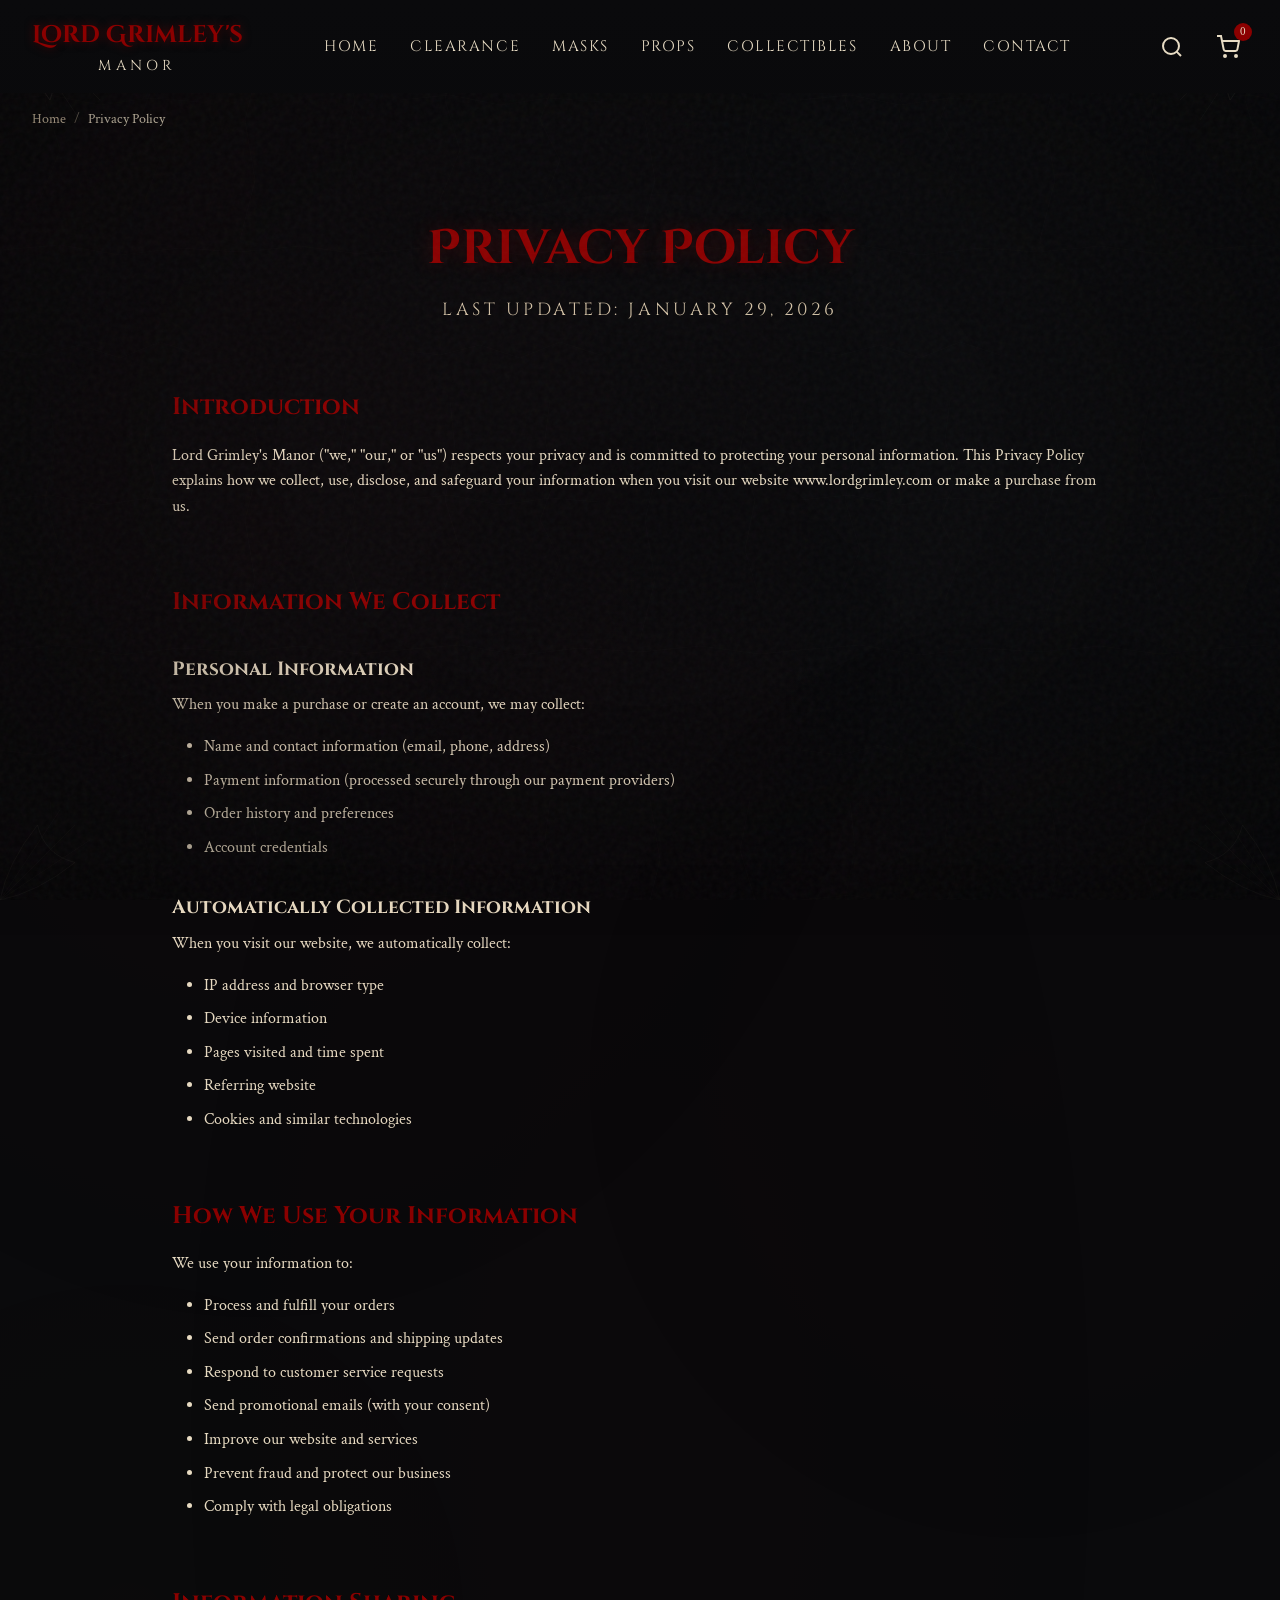
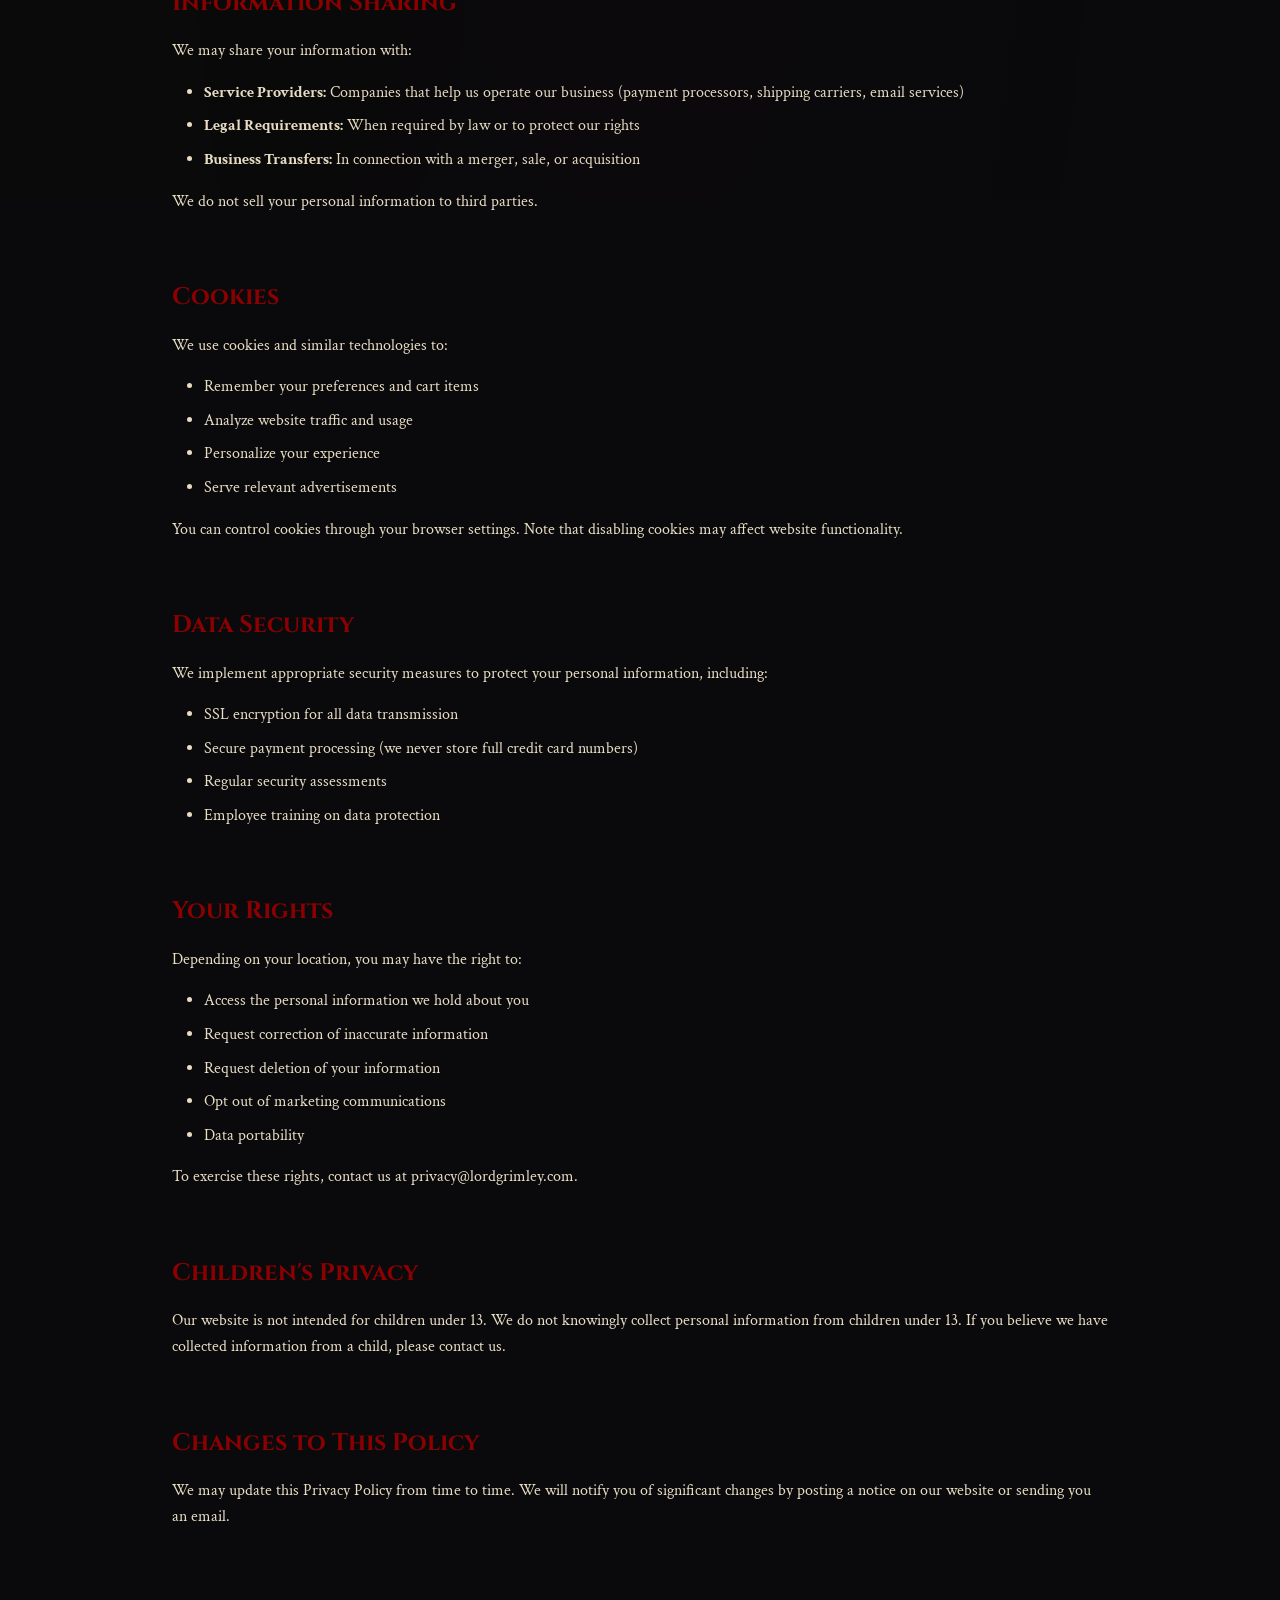
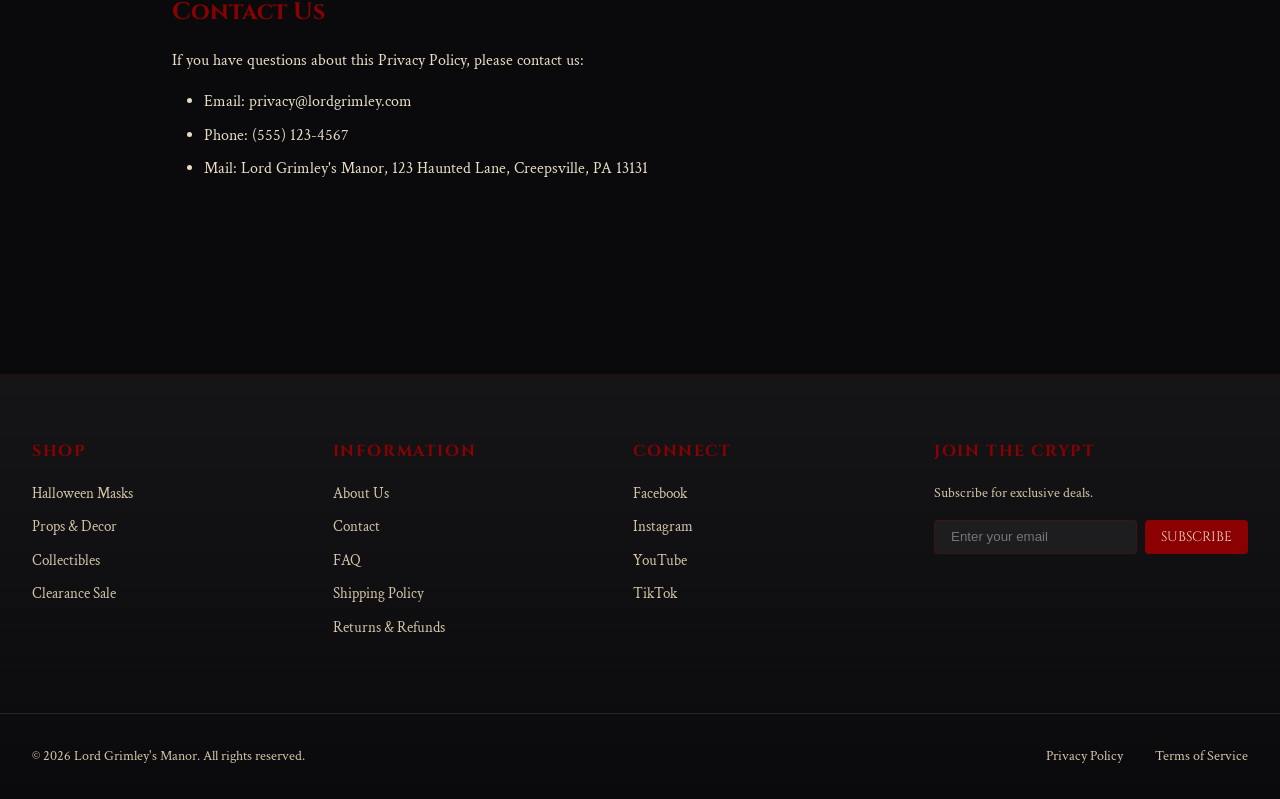
<file: pages/privacy.html>
<!DOCTYPE html>
<html lang="en">
<head>
  <meta charset="UTF-8">
  <meta name="viewport" content="width=device-width, initial-scale=1.0">
  <title>Privacy Policy | Lord Grimley's Manor</title>
  <meta name="description" content="Lord Grimley's Manor privacy policy. Learn how we collect, use, and protect your personal information.">
  <link rel="canonical" href="https://www.lordgrimley.com/pages/privacy-policy">

  <link rel="preconnect" href="https://fonts.googleapis.com">
  <link rel="preconnect" href="https://fonts.gstatic.com" crossorigin>
  <link href="https://fonts.googleapis.com/css2?family=Cinzel+Decorative:wght@400;700;900&family=Cinzel:wght@400;500;600;700&family=Crimson+Text:ital,wght@0,400;0,600;0,700;1,400&display=swap" rel="stylesheet">
  <link rel="stylesheet" href="../styles.css">
  <link rel="stylesheet" href="../effects.css">
</head>
<body>
  <!-- Header -->
  <header class="site-header">
    <div class="header-main">
      <a href="../index.html" class="logo">
        <span class="logo-text">Lord Grimley's</span>
        <span class="logo-subtext">Manor</span>
      </a>
      <nav class="main-nav">
        <a href="../index.html">Home</a>
        <a href="collections.html?c=clearance-sale">Clearance</a>
        <a href="collections.html?c=halloween-masks">Masks</a>
        <a href="collections.html?c=props">Props</a>
        <a href="collections.html?c=collectibles">Collectibles</a>
        <a href="about.html">About</a>
        <a href="contact.html">Contact</a>
      </nav>
      <div class="header-actions">
        <button class="search-toggle" aria-label="Search">
          <svg viewBox="0 0 24 24" width="24" height="24"><circle cx="11" cy="11" r="8"/><path d="m21 21-4.35-4.35"/></svg>
        </button>
        <a href="cart.html" class="cart-link">
          <svg viewBox="0 0 24 24" width="24" height="24"><circle cx="9" cy="21" r="1"/><circle cx="20" cy="21" r="1"/><path d="M1 1h4l2.68 13.39a2 2 0 0 0 2 1.61h9.72a2 2 0 0 0 2-1.61L23 6H6"/></svg>
          <span class="cart-count">0</span>
        </a>
      </div>
    </div>
  </header>

  <!-- Breadcrumbs -->
  <nav class="breadcrumbs" aria-label="Breadcrumb">
    <ol>
      <li><a href="../index.html">Home</a></li>
      <li>Privacy Policy</li>
    </ol>
  </nav>

  <!-- Page Content -->
  <main class="page-content">
    <article class="policy-page">
      <header class="page-header">
        <h1 class="page-title">Privacy Policy</h1>
        <p class="page-subtitle">Last updated: January 29, 2026</p>
      </header>

      <div class="policy-content">
        <section class="policy-section">
          <h2>Introduction</h2>
          <p>Lord Grimley's Manor ("we," "our," or "us") respects your privacy and is committed to protecting your personal information. This Privacy Policy explains how we collect, use, disclose, and safeguard your information when you visit our website www.lordgrimley.com or make a purchase from us.</p>
        </section>

        <section class="policy-section">
          <h2>Information We Collect</h2>
          <h3>Personal Information</h3>
          <p>When you make a purchase or create an account, we may collect:</p>
          <ul>
            <li>Name and contact information (email, phone, address)</li>
            <li>Payment information (processed securely through our payment providers)</li>
            <li>Order history and preferences</li>
            <li>Account credentials</li>
          </ul>

          <h3>Automatically Collected Information</h3>
          <p>When you visit our website, we automatically collect:</p>
          <ul>
            <li>IP address and browser type</li>
            <li>Device information</li>
            <li>Pages visited and time spent</li>
            <li>Referring website</li>
            <li>Cookies and similar technologies</li>
          </ul>
        </section>

        <section class="policy-section">
          <h2>How We Use Your Information</h2>
          <p>We use your information to:</p>
          <ul>
            <li>Process and fulfill your orders</li>
            <li>Send order confirmations and shipping updates</li>
            <li>Respond to customer service requests</li>
            <li>Send promotional emails (with your consent)</li>
            <li>Improve our website and services</li>
            <li>Prevent fraud and protect our business</li>
            <li>Comply with legal obligations</li>
          </ul>
        </section>

        <section class="policy-section">
          <h2>Information Sharing</h2>
          <p>We may share your information with:</p>
          <ul>
            <li><strong>Service Providers:</strong> Companies that help us operate our business (payment processors, shipping carriers, email services)</li>
            <li><strong>Legal Requirements:</strong> When required by law or to protect our rights</li>
            <li><strong>Business Transfers:</strong> In connection with a merger, sale, or acquisition</li>
          </ul>
          <p>We do not sell your personal information to third parties.</p>
        </section>

        <section class="policy-section">
          <h2>Cookies</h2>
          <p>We use cookies and similar technologies to:</p>
          <ul>
            <li>Remember your preferences and cart items</li>
            <li>Analyze website traffic and usage</li>
            <li>Personalize your experience</li>
            <li>Serve relevant advertisements</li>
          </ul>
          <p>You can control cookies through your browser settings. Note that disabling cookies may affect website functionality.</p>
        </section>

        <section class="policy-section">
          <h2>Data Security</h2>
          <p>We implement appropriate security measures to protect your personal information, including:</p>
          <ul>
            <li>SSL encryption for all data transmission</li>
            <li>Secure payment processing (we never store full credit card numbers)</li>
            <li>Regular security assessments</li>
            <li>Employee training on data protection</li>
          </ul>
        </section>

        <section class="policy-section">
          <h2>Your Rights</h2>
          <p>Depending on your location, you may have the right to:</p>
          <ul>
            <li>Access the personal information we hold about you</li>
            <li>Request correction of inaccurate information</li>
            <li>Request deletion of your information</li>
            <li>Opt out of marketing communications</li>
            <li>Data portability</li>
          </ul>
          <p>To exercise these rights, contact us at privacy@lordgrimley.com.</p>
        </section>

        <section class="policy-section">
          <h2>Children's Privacy</h2>
          <p>Our website is not intended for children under 13. We do not knowingly collect personal information from children under 13. If you believe we have collected information from a child, please contact us.</p>
        </section>

        <section class="policy-section">
          <h2>Changes to This Policy</h2>
          <p>We may update this Privacy Policy from time to time. We will notify you of significant changes by posting a notice on our website or sending you an email.</p>
        </section>

        <section class="policy-section">
          <h2>Contact Us</h2>
          <p>If you have questions about this Privacy Policy, please contact us:</p>
          <ul>
            <li>Email: privacy@lordgrimley.com</li>
            <li>Phone: (555) 123-4567</li>
            <li>Mail: Lord Grimley's Manor, 123 Haunted Lane, Creepsville, PA 13131</li>
          </ul>
        </section>
      </div>
    </article>
  </main>

  <!-- Footer -->
  <footer class="site-footer">
    <div class="footer-content">
      <div class="footer-section">
        <h3>Shop</h3>
        <ul>
          <li><a href="collections.html?c=halloween-masks">Halloween Masks</a></li>
          <li><a href="collections.html?c=props">Props & Decor</a></li>
          <li><a href="collections.html?c=collectibles">Collectibles</a></li>
          <li><a href="collections.html?c=clearance-sale">Clearance Sale</a></li>
        </ul>
      </div>
      <div class="footer-section">
        <h3>Information</h3>
        <ul>
          <li><a href="about.html">About Us</a></li>
          <li><a href="contact.html">Contact</a></li>
          <li><a href="faq.html">FAQ</a></li>
          <li><a href="shipping.html">Shipping Policy</a></li>
          <li><a href="returns.html">Returns & Refunds</a></li>
        </ul>
      </div>
      <div class="footer-section">
        <h3>Connect</h3>
        <ul>
          <li><a href="#">Facebook</a></li>
          <li><a href="#">Instagram</a></li>
          <li><a href="#">YouTube</a></li>
          <li><a href="#">TikTok</a></li>
        </ul>
      </div>
      <div class="footer-section footer-newsletter">
        <h3>Join the Crypt</h3>
        <p>Subscribe for exclusive deals.</p>
        <form class="newsletter-form">
          <input type="email" placeholder="Enter your email" required>
          <button type="submit">Subscribe</button>
        </form>
      </div>
    </div>
    <div class="footer-bottom">
      <p>&copy; 2026 Lord Grimley's Manor. All rights reserved.</p>
      <div class="footer-links">
        <a href="privacy.html">Privacy Policy</a>
        <a href="terms.html">Terms of Service</a>
      </div>
    </div>
  </footer>

  <script src="../effects.js"></script>
</body>
</html>
</file>
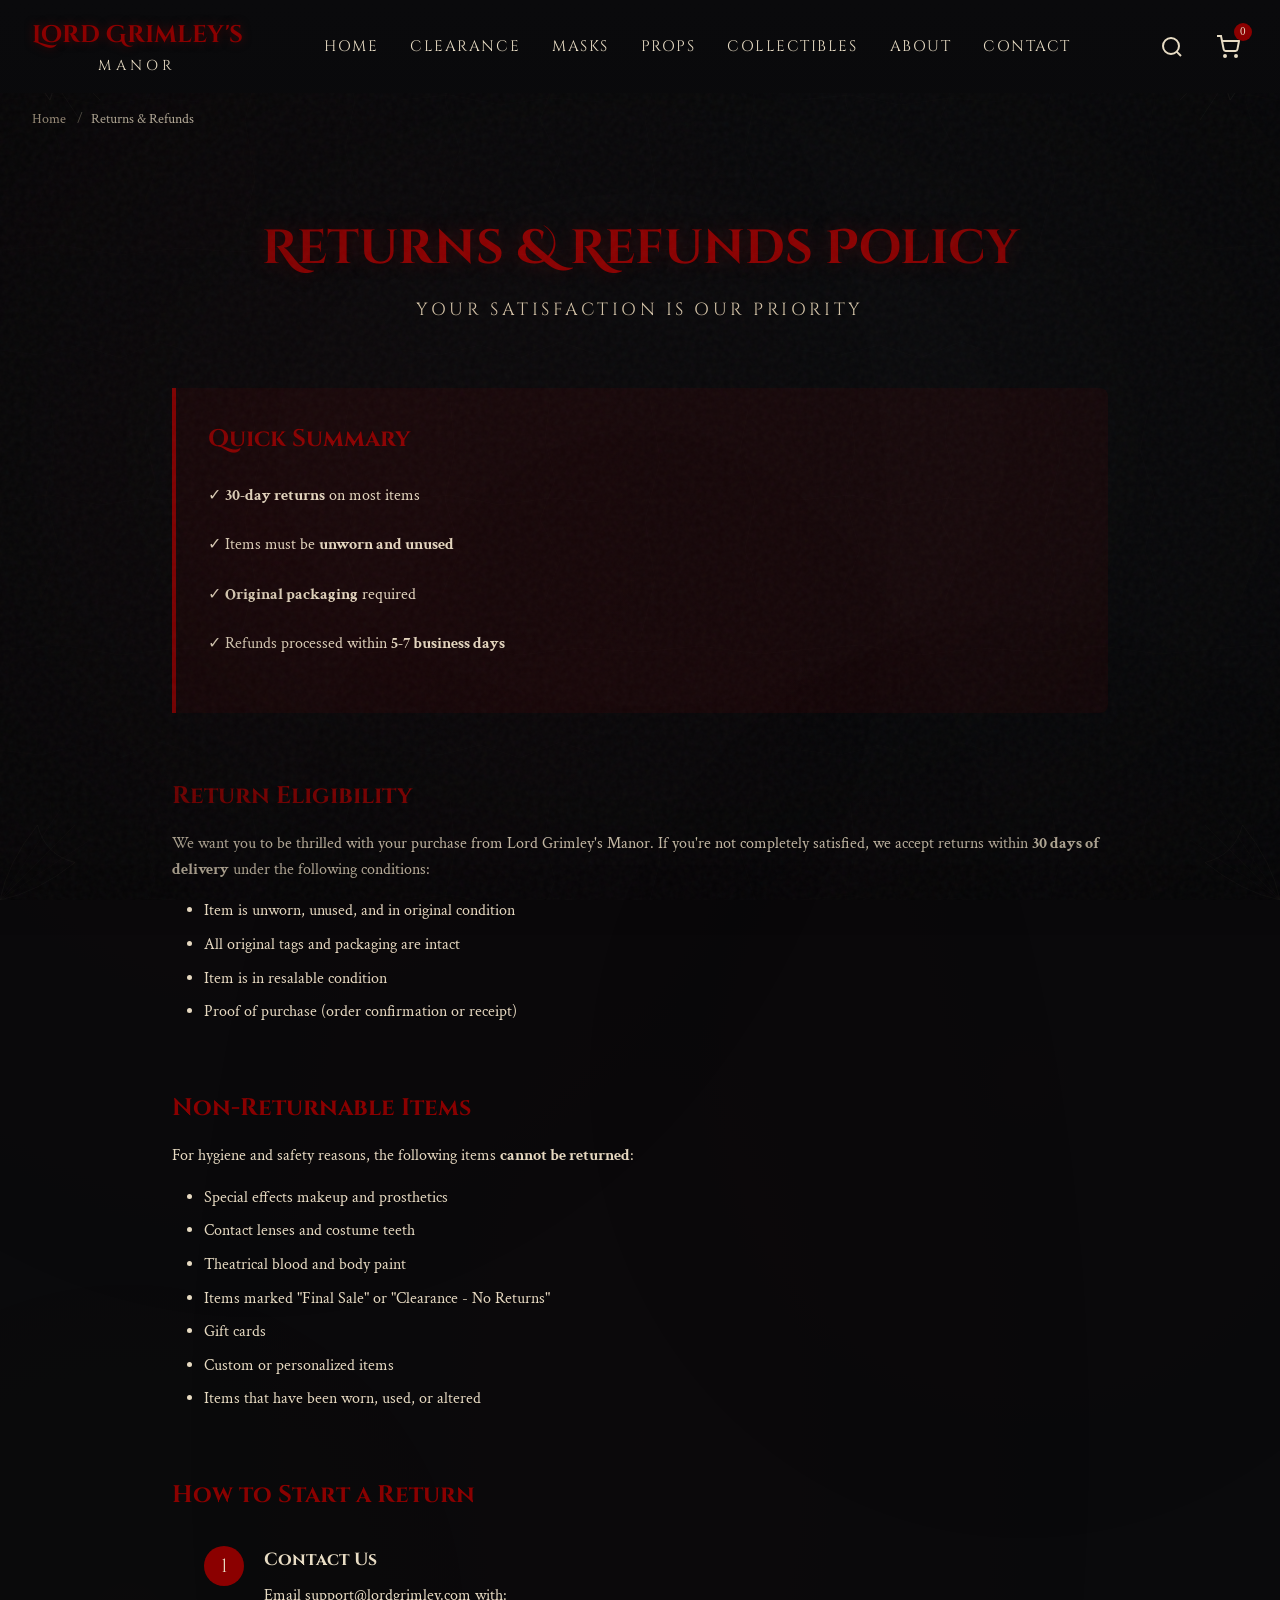
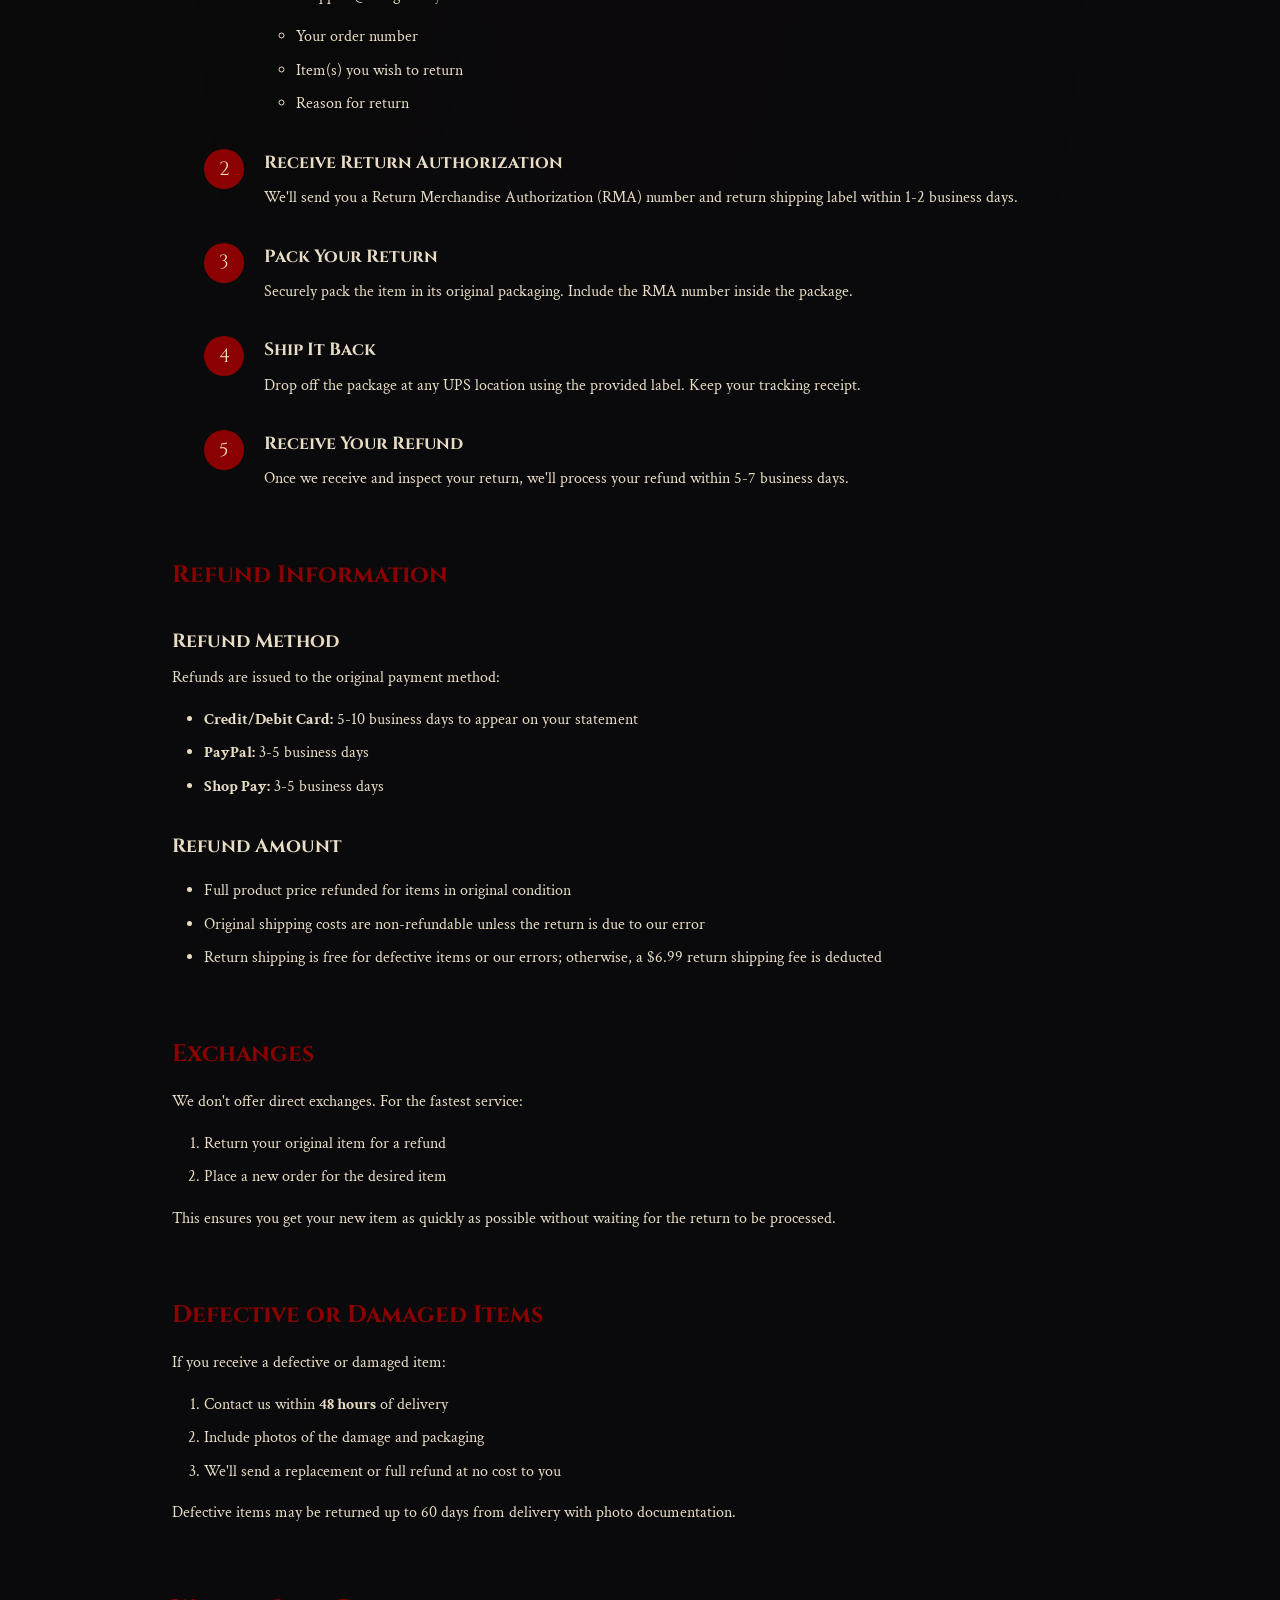
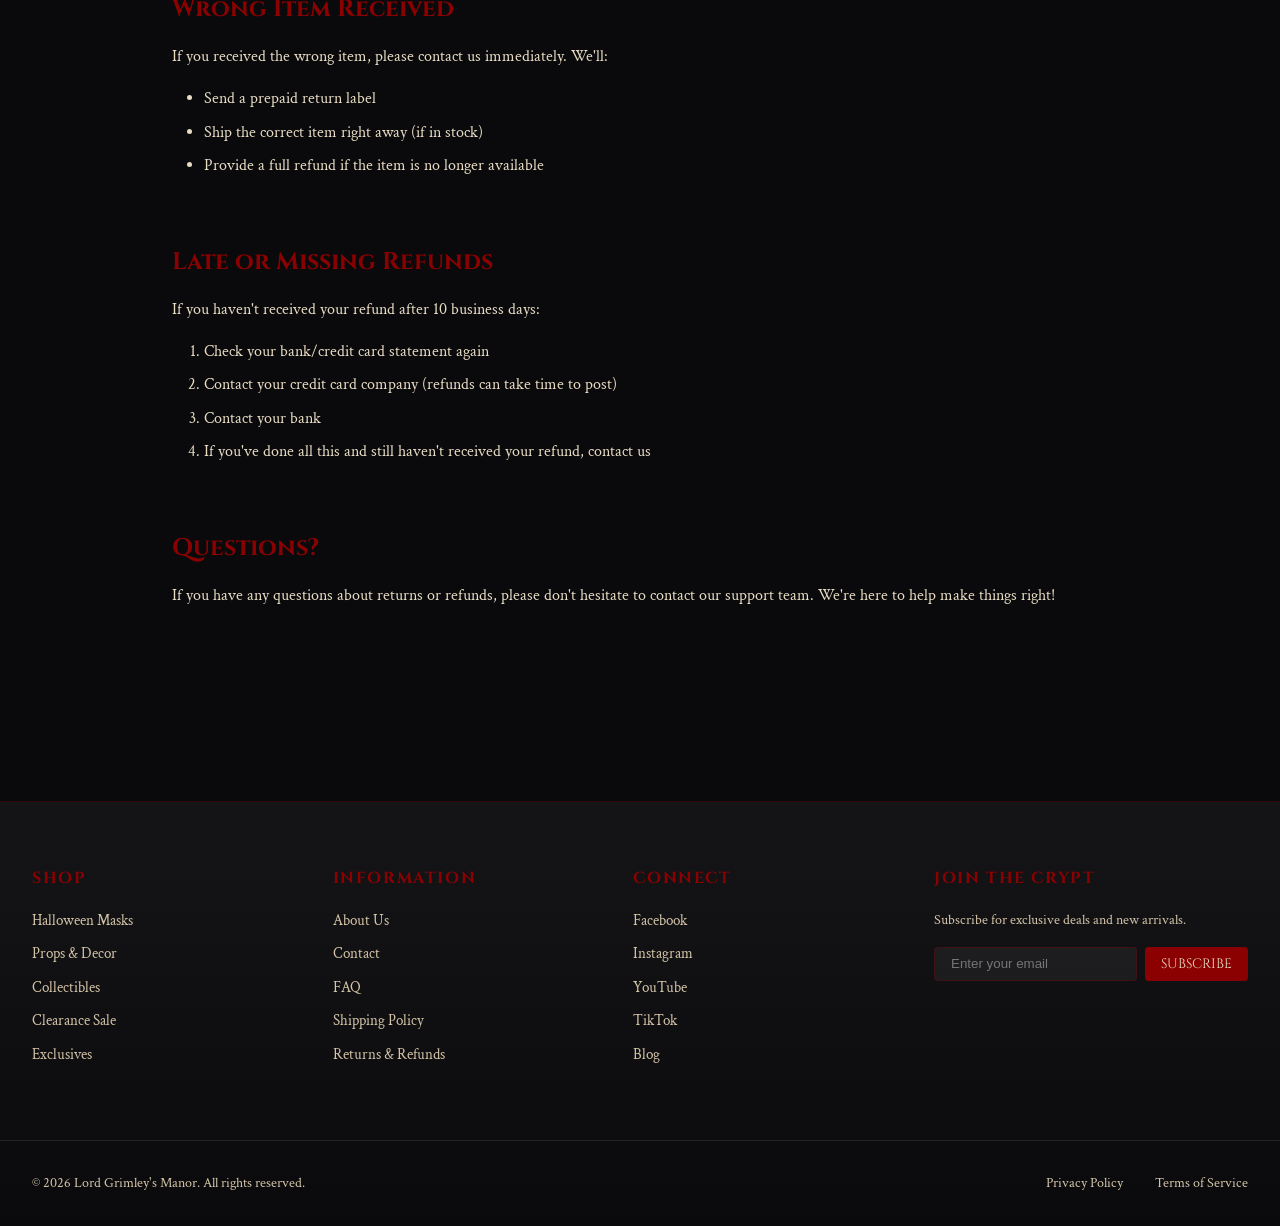
<file: pages/returns.html>
<!DOCTYPE html>
<html lang="en">
<head>
  <meta charset="UTF-8">
  <meta name="viewport" content="width=device-width, initial-scale=1.0">
  <title>Returns & Refunds Policy | Lord Grimley's Manor</title>
  <meta name="description" content="Lord Grimley's Manor returns and refunds policy. 30-day returns on unused items. Learn how to return or exchange your purchase.">
  <link rel="canonical" href="https://www.lordgrimley.com/pages/returns-policy">

  <link rel="preconnect" href="https://fonts.googleapis.com">
  <link rel="preconnect" href="https://fonts.gstatic.com" crossorigin>
  <link href="https://fonts.googleapis.com/css2?family=Cinzel+Decorative:wght@400;700;900&family=Cinzel:wght@400;500;600;700&family=Crimson+Text:ital,wght@0,400;0,600;0,700;1,400&display=swap" rel="stylesheet">
  <link rel="stylesheet" href="../styles.css">
  <link rel="stylesheet" href="../effects.css">
</head>
<body>
  <!-- Header -->
  <header class="site-header">
    <div class="header-main">
      <a href="../index.html" class="logo">
        <span class="logo-text">Lord Grimley's</span>
        <span class="logo-subtext">Manor</span>
      </a>
      <nav class="main-nav">
        <a href="../index.html">Home</a>
        <a href="collections.html?c=clearance-sale">Clearance</a>
        <a href="collections.html?c=halloween-masks">Masks</a>
        <a href="collections.html?c=props">Props</a>
        <a href="collections.html?c=collectibles">Collectibles</a>
        <a href="about.html">About</a>
        <a href="contact.html">Contact</a>
      </nav>
      <div class="header-actions">
        <button class="search-toggle" aria-label="Search">
          <svg viewBox="0 0 24 24" width="24" height="24"><circle cx="11" cy="11" r="8"/><path d="m21 21-4.35-4.35"/></svg>
        </button>
        <a href="cart.html" class="cart-link">
          <svg viewBox="0 0 24 24" width="24" height="24"><circle cx="9" cy="21" r="1"/><circle cx="20" cy="21" r="1"/><path d="M1 1h4l2.68 13.39a2 2 0 0 0 2 1.61h9.72a2 2 0 0 0 2-1.61L23 6H6"/></svg>
          <span class="cart-count">0</span>
        </a>
      </div>
    </div>
  </header>

  <!-- Breadcrumbs -->
  <nav class="breadcrumbs" aria-label="Breadcrumb">
    <ol itemscope itemtype="https://schema.org/BreadcrumbList">
      <li itemprop="itemListElement" itemscope itemtype="https://schema.org/ListItem">
        <a itemprop="item" href="../index.html"><span itemprop="name">Home</span></a>
        <meta itemprop="position" content="1">
      </li>
      <li itemprop="itemListElement" itemscope itemtype="https://schema.org/ListItem">
        <span itemprop="name">Returns & Refunds</span>
        <meta itemprop="position" content="2">
      </li>
    </ol>
  </nav>

  <!-- Page Content -->
  <main class="page-content">
    <article class="policy-page">
      <header class="page-header">
        <h1 class="page-title">Returns & Refunds Policy</h1>
        <p class="page-subtitle">Your satisfaction is our priority</p>
      </header>

      <div class="policy-content">
        <section class="policy-section highlight-box">
          <h2>Quick Summary</h2>
          <ul>
            <li>✓ <strong>30-day returns</strong> on most items</li>
            <li>✓ Items must be <strong>unworn and unused</strong></li>
            <li>✓ <strong>Original packaging</strong> required</li>
            <li>✓ Refunds processed within <strong>5-7 business days</strong></li>
          </ul>
        </section>

        <section class="policy-section">
          <h2>Return Eligibility</h2>
          <p>We want you to be thrilled with your purchase from Lord Grimley's Manor. If you're not completely satisfied, we accept returns within <strong>30 days of delivery</strong> under the following conditions:</p>
          <ul>
            <li>Item is unworn, unused, and in original condition</li>
            <li>All original tags and packaging are intact</li>
            <li>Item is in resalable condition</li>
            <li>Proof of purchase (order confirmation or receipt)</li>
          </ul>
        </section>

        <section class="policy-section">
          <h2>Non-Returnable Items</h2>
          <p>For hygiene and safety reasons, the following items <strong>cannot be returned</strong>:</p>
          <ul>
            <li>Special effects makeup and prosthetics</li>
            <li>Contact lenses and costume teeth</li>
            <li>Theatrical blood and body paint</li>
            <li>Items marked "Final Sale" or "Clearance - No Returns"</li>
            <li>Gift cards</li>
            <li>Custom or personalized items</li>
            <li>Items that have been worn, used, or altered</li>
          </ul>
        </section>

        <section class="policy-section">
          <h2>How to Start a Return</h2>
          <ol class="numbered-steps">
            <li>
              <h3>Contact Us</h3>
              <p>Email <a href="mailto:support@lordgrimley.com">support@lordgrimley.com</a> with:</p>
              <ul>
                <li>Your order number</li>
                <li>Item(s) you wish to return</li>
                <li>Reason for return</li>
              </ul>
            </li>
            <li>
              <h3>Receive Return Authorization</h3>
              <p>We'll send you a Return Merchandise Authorization (RMA) number and return shipping label within 1-2 business days.</p>
            </li>
            <li>
              <h3>Pack Your Return</h3>
              <p>Securely pack the item in its original packaging. Include the RMA number inside the package.</p>
            </li>
            <li>
              <h3>Ship It Back</h3>
              <p>Drop off the package at any UPS location using the provided label. Keep your tracking receipt.</p>
            </li>
            <li>
              <h3>Receive Your Refund</h3>
              <p>Once we receive and inspect your return, we'll process your refund within 5-7 business days.</p>
            </li>
          </ol>
        </section>

        <section class="policy-section">
          <h2>Refund Information</h2>
          <h3>Refund Method</h3>
          <p>Refunds are issued to the original payment method:</p>
          <ul>
            <li><strong>Credit/Debit Card:</strong> 5-10 business days to appear on your statement</li>
            <li><strong>PayPal:</strong> 3-5 business days</li>
            <li><strong>Shop Pay:</strong> 3-5 business days</li>
          </ul>

          <h3>Refund Amount</h3>
          <ul>
            <li>Full product price refunded for items in original condition</li>
            <li>Original shipping costs are non-refundable unless the return is due to our error</li>
            <li>Return shipping is free for defective items or our errors; otherwise, a $6.99 return shipping fee is deducted</li>
          </ul>
        </section>

        <section class="policy-section">
          <h2>Exchanges</h2>
          <p>We don't offer direct exchanges. For the fastest service:</p>
          <ol>
            <li>Return your original item for a refund</li>
            <li>Place a new order for the desired item</li>
          </ol>
          <p>This ensures you get your new item as quickly as possible without waiting for the return to be processed.</p>
        </section>

        <section class="policy-section">
          <h2>Defective or Damaged Items</h2>
          <p>If you receive a defective or damaged item:</p>
          <ol>
            <li>Contact us within <strong>48 hours</strong> of delivery</li>
            <li>Include photos of the damage and packaging</li>
            <li>We'll send a replacement or full refund at no cost to you</li>
          </ol>
          <p>Defective items may be returned up to 60 days from delivery with photo documentation.</p>
        </section>

        <section class="policy-section">
          <h2>Wrong Item Received</h2>
          <p>If you received the wrong item, please contact us immediately. We'll:</p>
          <ul>
            <li>Send a prepaid return label</li>
            <li>Ship the correct item right away (if in stock)</li>
            <li>Provide a full refund if the item is no longer available</li>
          </ul>
        </section>

        <section class="policy-section">
          <h2>Late or Missing Refunds</h2>
          <p>If you haven't received your refund after 10 business days:</p>
          <ol>
            <li>Check your bank/credit card statement again</li>
            <li>Contact your credit card company (refunds can take time to post)</li>
            <li>Contact your bank</li>
            <li>If you've done all this and still haven't received your refund, <a href="contact.html">contact us</a></li>
          </ol>
        </section>

        <section class="policy-section">
          <h2>Questions?</h2>
          <p>If you have any questions about returns or refunds, please don't hesitate to <a href="contact.html">contact our support team</a>. We're here to help make things right!</p>
        </section>
      </div>
    </article>
  </main>

  <!-- Footer -->
  <footer class="site-footer">
    <div class="footer-content">
      <div class="footer-section">
        <h3>Shop</h3>
        <ul>
          <li><a href="collections.html?c=halloween-masks">Halloween Masks</a></li>
          <li><a href="collections.html?c=props">Props & Decor</a></li>
          <li><a href="collections.html?c=collectibles">Collectibles</a></li>
          <li><a href="collections.html?c=clearance-sale">Clearance Sale</a></li>
          <li><a href="collections.html?c=lord-grimley-exclusives">Exclusives</a></li>
        </ul>
      </div>
      <div class="footer-section">
        <h3>Information</h3>
        <ul>
          <li><a href="about.html">About Us</a></li>
          <li><a href="contact.html">Contact</a></li>
          <li><a href="faq.html">FAQ</a></li>
          <li><a href="shipping.html">Shipping Policy</a></li>
          <li><a href="returns.html">Returns & Refunds</a></li>
        </ul>
      </div>
      <div class="footer-section">
        <h3>Connect</h3>
        <ul>
          <li><a href="#">Facebook</a></li>
          <li><a href="#">Instagram</a></li>
          <li><a href="#">YouTube</a></li>
          <li><a href="#">TikTok</a></li>
          <li><a href="collections.html">Blog</a></li>
        </ul>
      </div>
      <div class="footer-section footer-newsletter">
        <h3>Join the Crypt</h3>
        <p>Subscribe for exclusive deals and new arrivals.</p>
        <form class="newsletter-form">
          <input type="email" placeholder="Enter your email" required>
          <button type="submit">Subscribe</button>
        </form>
      </div>
    </div>
    <div class="footer-bottom">
      <p>&copy; 2026 Lord Grimley's Manor. All rights reserved.</p>
      <div class="footer-links">
        <a href="privacy.html">Privacy Policy</a>
        <a href="terms.html">Terms of Service</a>
      </div>
    </div>
  </footer>

  <script src="../effects.js"></script>
</body>
</html>
</file>
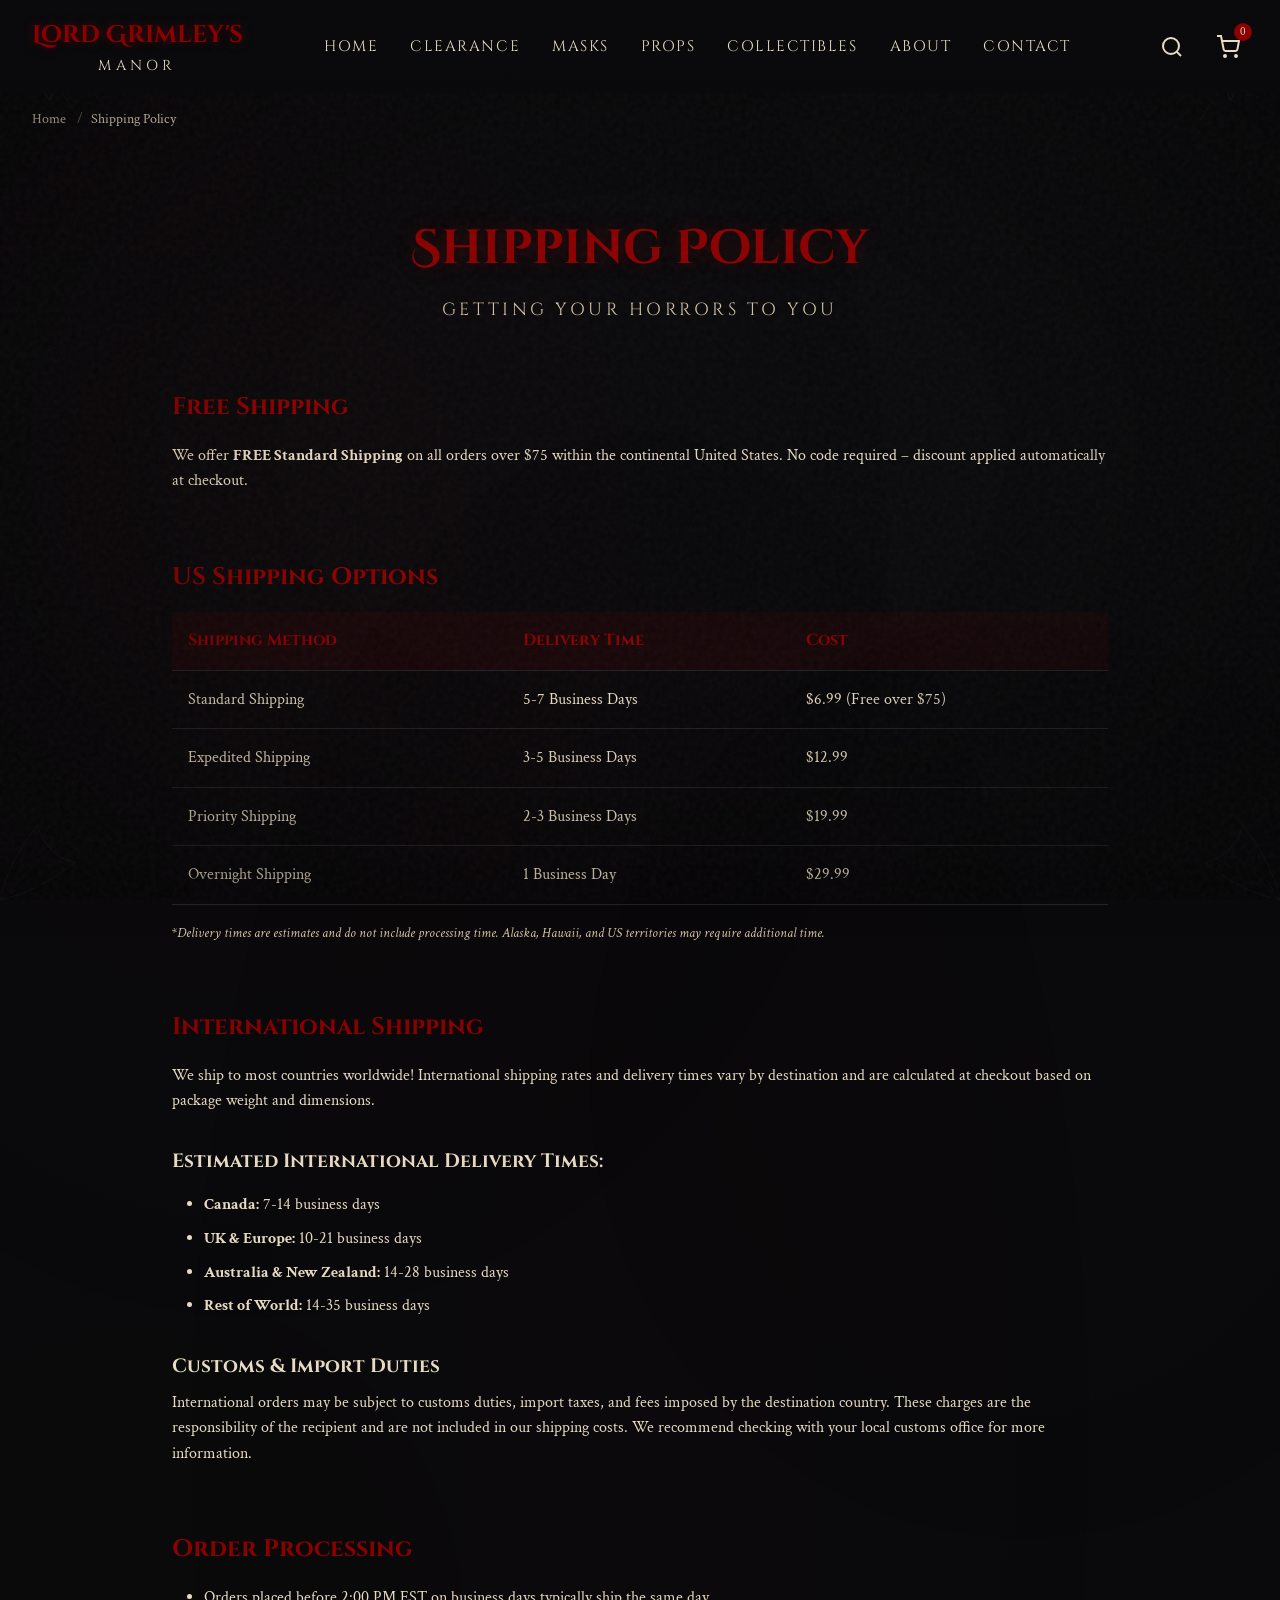
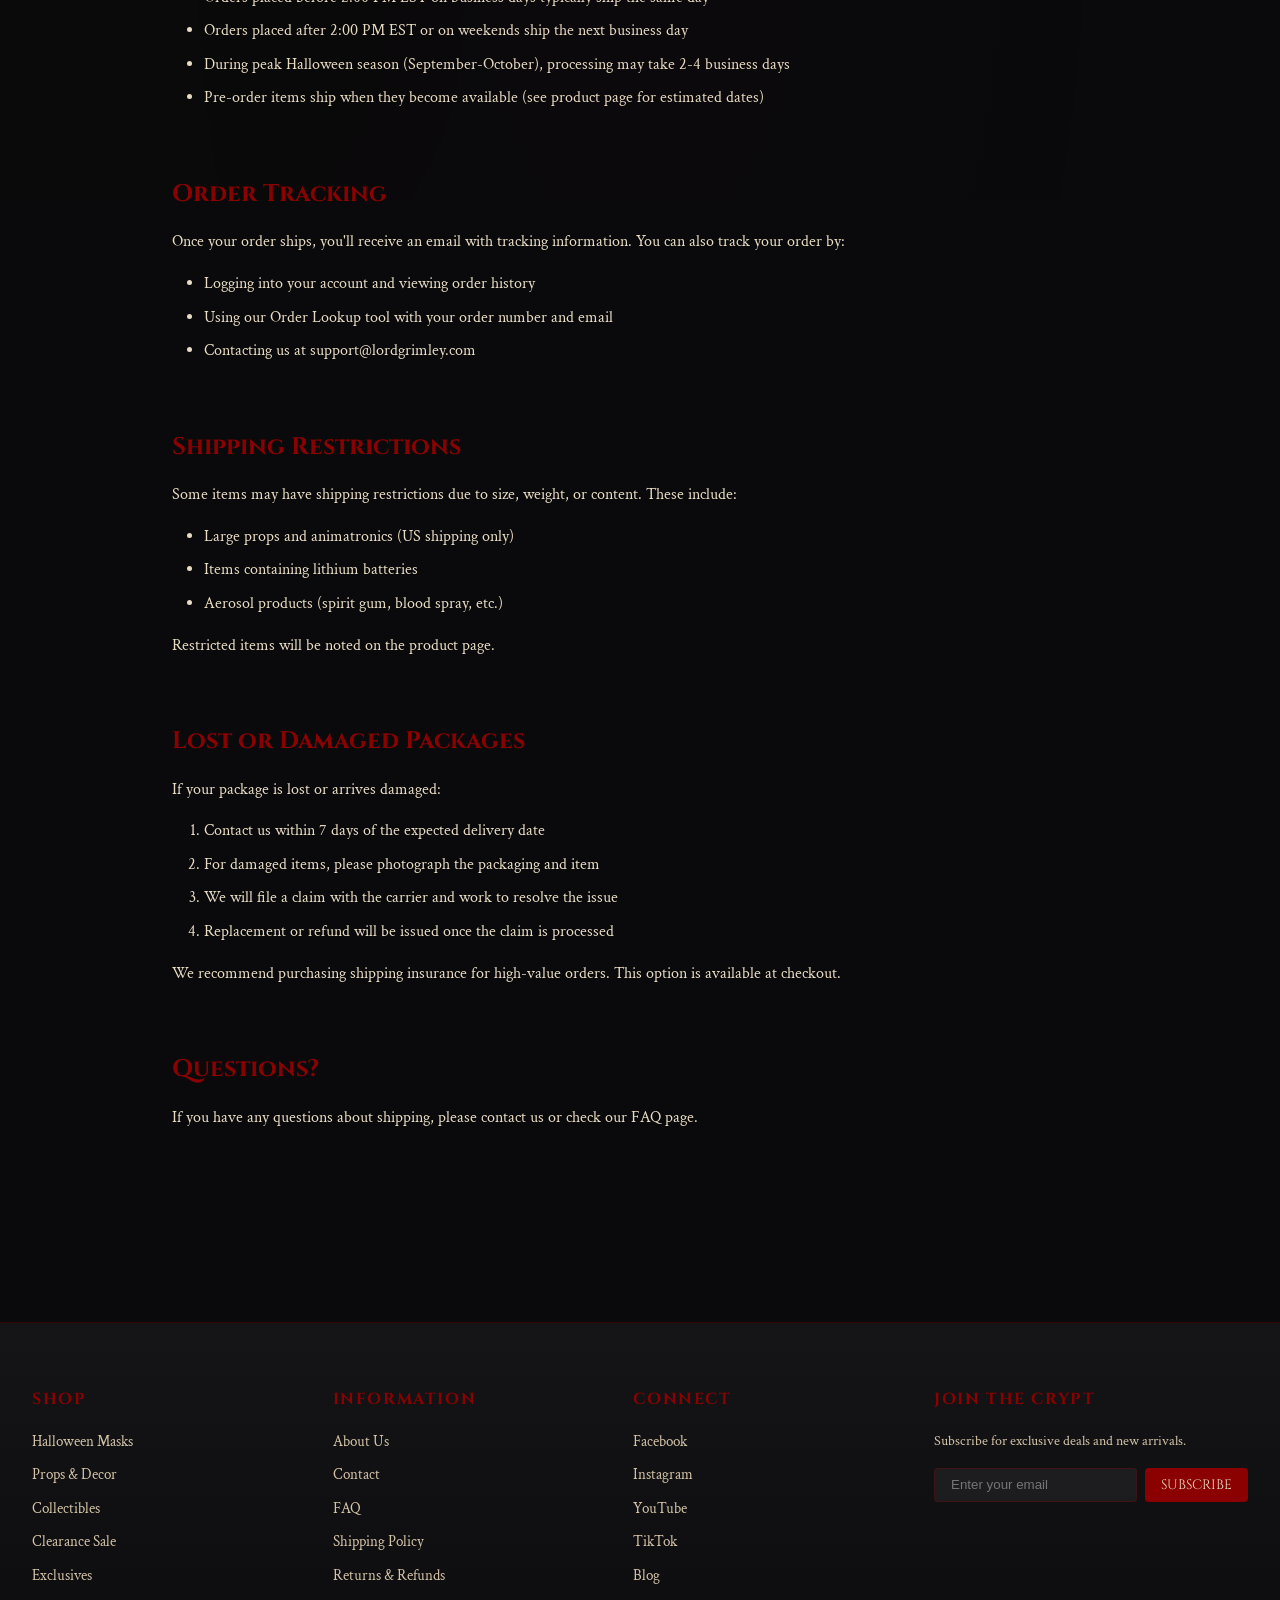
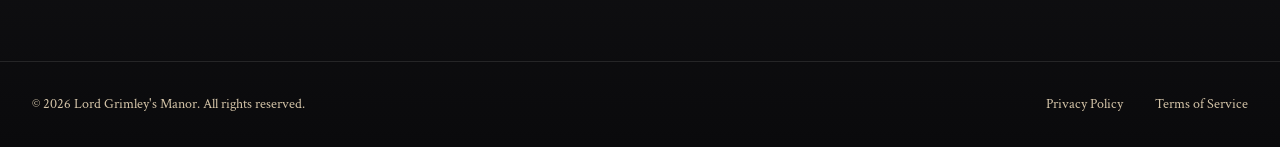
<file: pages/shipping.html>
<!DOCTYPE html>
<html lang="en">
<head>
  <meta charset="UTF-8">
  <meta name="viewport" content="width=device-width, initial-scale=1.0">
  <title>Shipping Policy | Lord Grimley's Manor</title>
  <meta name="description" content="Lord Grimley's Manor shipping policy. Free shipping on orders over $75. US and international shipping options available.">
  <link rel="canonical" href="https://www.lordgrimley.com/pages/shipping-policy">

  <link rel="preconnect" href="https://fonts.googleapis.com">
  <link rel="preconnect" href="https://fonts.gstatic.com" crossorigin>
  <link href="https://fonts.googleapis.com/css2?family=Cinzel+Decorative:wght@400;700;900&family=Cinzel:wght@400;500;600;700&family=Crimson+Text:ital,wght@0,400;0,600;0,700;1,400&display=swap" rel="stylesheet">
  <link rel="stylesheet" href="../styles.css">
  <link rel="stylesheet" href="../effects.css">
</head>
<body>
  <!-- Header -->
  <header class="site-header">
    <div class="header-main">
      <a href="../index.html" class="logo">
        <span class="logo-text">Lord Grimley's</span>
        <span class="logo-subtext">Manor</span>
      </a>
      <nav class="main-nav">
        <a href="../index.html">Home</a>
        <a href="collections.html?c=clearance-sale">Clearance</a>
        <a href="collections.html?c=halloween-masks">Masks</a>
        <a href="collections.html?c=props">Props</a>
        <a href="collections.html?c=collectibles">Collectibles</a>
        <a href="about.html">About</a>
        <a href="contact.html">Contact</a>
      </nav>
      <div class="header-actions">
        <button class="search-toggle" aria-label="Search">
          <svg viewBox="0 0 24 24" width="24" height="24"><circle cx="11" cy="11" r="8"/><path d="m21 21-4.35-4.35"/></svg>
        </button>
        <a href="cart.html" class="cart-link">
          <svg viewBox="0 0 24 24" width="24" height="24"><circle cx="9" cy="21" r="1"/><circle cx="20" cy="21" r="1"/><path d="M1 1h4l2.68 13.39a2 2 0 0 0 2 1.61h9.72a2 2 0 0 0 2-1.61L23 6H6"/></svg>
          <span class="cart-count">0</span>
        </a>
      </div>
    </div>
  </header>

  <!-- Breadcrumbs -->
  <nav class="breadcrumbs" aria-label="Breadcrumb">
    <ol itemscope itemtype="https://schema.org/BreadcrumbList">
      <li itemprop="itemListElement" itemscope itemtype="https://schema.org/ListItem">
        <a itemprop="item" href="../index.html"><span itemprop="name">Home</span></a>
        <meta itemprop="position" content="1">
      </li>
      <li itemprop="itemListElement" itemscope itemtype="https://schema.org/ListItem">
        <span itemprop="name">Shipping Policy</span>
        <meta itemprop="position" content="2">
      </li>
    </ol>
  </nav>

  <!-- Page Content -->
  <main class="page-content">
    <article class="policy-page">
      <header class="page-header">
        <h1 class="page-title">Shipping Policy</h1>
        <p class="page-subtitle">Getting your horrors to you</p>
      </header>

      <div class="policy-content">
        <section class="policy-section">
          <h2>Free Shipping</h2>
          <p>We offer <strong>FREE Standard Shipping</strong> on all orders over $75 within the continental United States. No code required – discount applied automatically at checkout.</p>
        </section>

        <section class="policy-section">
          <h2>US Shipping Options</h2>
          <table class="shipping-table">
            <thead>
              <tr>
                <th>Shipping Method</th>
                <th>Delivery Time</th>
                <th>Cost</th>
              </tr>
            </thead>
            <tbody>
              <tr>
                <td>Standard Shipping</td>
                <td>5-7 Business Days</td>
                <td>$6.99 (Free over $75)</td>
              </tr>
              <tr>
                <td>Expedited Shipping</td>
                <td>3-5 Business Days</td>
                <td>$12.99</td>
              </tr>
              <tr>
                <td>Priority Shipping</td>
                <td>2-3 Business Days</td>
                <td>$19.99</td>
              </tr>
              <tr>
                <td>Overnight Shipping</td>
                <td>1 Business Day</td>
                <td>$29.99</td>
              </tr>
            </tbody>
          </table>
          <p class="note">*Delivery times are estimates and do not include processing time. Alaska, Hawaii, and US territories may require additional time.</p>
        </section>

        <section class="policy-section">
          <h2>International Shipping</h2>
          <p>We ship to most countries worldwide! International shipping rates and delivery times vary by destination and are calculated at checkout based on package weight and dimensions.</p>

          <h3>Estimated International Delivery Times:</h3>
          <ul>
            <li><strong>Canada:</strong> 7-14 business days</li>
            <li><strong>UK & Europe:</strong> 10-21 business days</li>
            <li><strong>Australia & New Zealand:</strong> 14-28 business days</li>
            <li><strong>Rest of World:</strong> 14-35 business days</li>
          </ul>

          <h3>Customs & Import Duties</h3>
          <p>International orders may be subject to customs duties, import taxes, and fees imposed by the destination country. These charges are the responsibility of the recipient and are not included in our shipping costs. We recommend checking with your local customs office for more information.</p>
        </section>

        <section class="policy-section">
          <h2>Order Processing</h2>
          <ul>
            <li>Orders placed before 2:00 PM EST on business days typically ship the same day</li>
            <li>Orders placed after 2:00 PM EST or on weekends ship the next business day</li>
            <li>During peak Halloween season (September-October), processing may take 2-4 business days</li>
            <li>Pre-order items ship when they become available (see product page for estimated dates)</li>
          </ul>
        </section>

        <section class="policy-section">
          <h2>Order Tracking</h2>
          <p>Once your order ships, you'll receive an email with tracking information. You can also track your order by:</p>
          <ul>
            <li>Logging into your account and viewing order history</li>
            <li>Using our <a href="#">Order Lookup</a> tool with your order number and email</li>
            <li>Contacting us at support@lordgrimley.com</li>
          </ul>
        </section>

        <section class="policy-section">
          <h2>Shipping Restrictions</h2>
          <p>Some items may have shipping restrictions due to size, weight, or content. These include:</p>
          <ul>
            <li>Large props and animatronics (US shipping only)</li>
            <li>Items containing lithium batteries</li>
            <li>Aerosol products (spirit gum, blood spray, etc.)</li>
          </ul>
          <p>Restricted items will be noted on the product page.</p>
        </section>

        <section class="policy-section">
          <h2>Lost or Damaged Packages</h2>
          <p>If your package is lost or arrives damaged:</p>
          <ol>
            <li>Contact us within 7 days of the expected delivery date</li>
            <li>For damaged items, please photograph the packaging and item</li>
            <li>We will file a claim with the carrier and work to resolve the issue</li>
            <li>Replacement or refund will be issued once the claim is processed</li>
          </ol>
          <p>We recommend purchasing shipping insurance for high-value orders. This option is available at checkout.</p>
        </section>

        <section class="policy-section">
          <h2>Questions?</h2>
          <p>If you have any questions about shipping, please <a href="contact.html">contact us</a> or check our <a href="faq.html">FAQ page</a>.</p>
        </section>
      </div>
    </article>
  </main>

  <!-- Footer -->
  <footer class="site-footer">
    <div class="footer-content">
      <div class="footer-section">
        <h3>Shop</h3>
        <ul>
          <li><a href="collections.html?c=halloween-masks">Halloween Masks</a></li>
          <li><a href="collections.html?c=props">Props & Decor</a></li>
          <li><a href="collections.html?c=collectibles">Collectibles</a></li>
          <li><a href="collections.html?c=clearance-sale">Clearance Sale</a></li>
          <li><a href="collections.html?c=lord-grimley-exclusives">Exclusives</a></li>
        </ul>
      </div>
      <div class="footer-section">
        <h3>Information</h3>
        <ul>
          <li><a href="about.html">About Us</a></li>
          <li><a href="contact.html">Contact</a></li>
          <li><a href="faq.html">FAQ</a></li>
          <li><a href="shipping.html">Shipping Policy</a></li>
          <li><a href="returns.html">Returns & Refunds</a></li>
        </ul>
      </div>
      <div class="footer-section">
        <h3>Connect</h3>
        <ul>
          <li><a href="#">Facebook</a></li>
          <li><a href="#">Instagram</a></li>
          <li><a href="#">YouTube</a></li>
          <li><a href="#">TikTok</a></li>
          <li><a href="collections.html">Blog</a></li>
        </ul>
      </div>
      <div class="footer-section footer-newsletter">
        <h3>Join the Crypt</h3>
        <p>Subscribe for exclusive deals and new arrivals.</p>
        <form class="newsletter-form">
          <input type="email" placeholder="Enter your email" required>
          <button type="submit">Subscribe</button>
        </form>
      </div>
    </div>
    <div class="footer-bottom">
      <p>&copy; 2026 Lord Grimley's Manor. All rights reserved.</p>
      <div class="footer-links">
        <a href="privacy.html">Privacy Policy</a>
        <a href="terms.html">Terms of Service</a>
      </div>
    </div>
  </footer>

  <script src="../effects.js"></script>
</body>
</html>
</file>
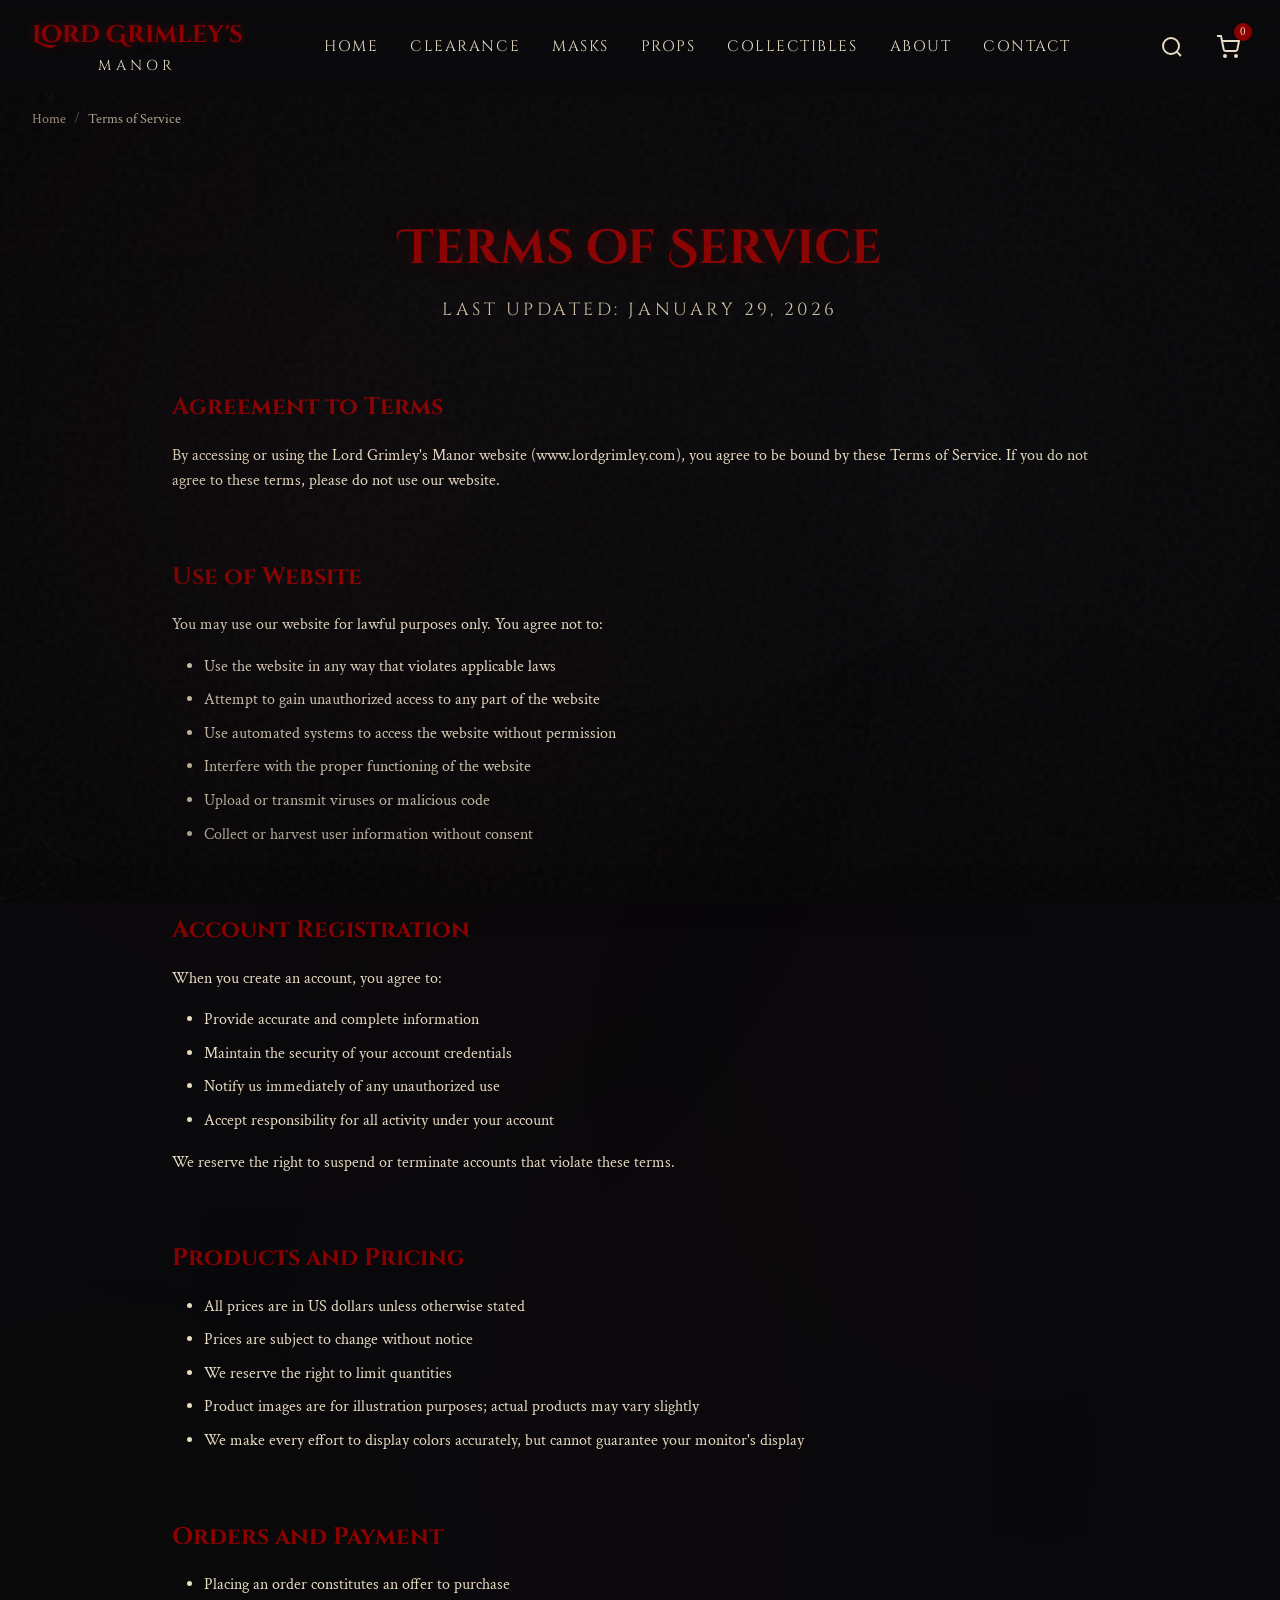
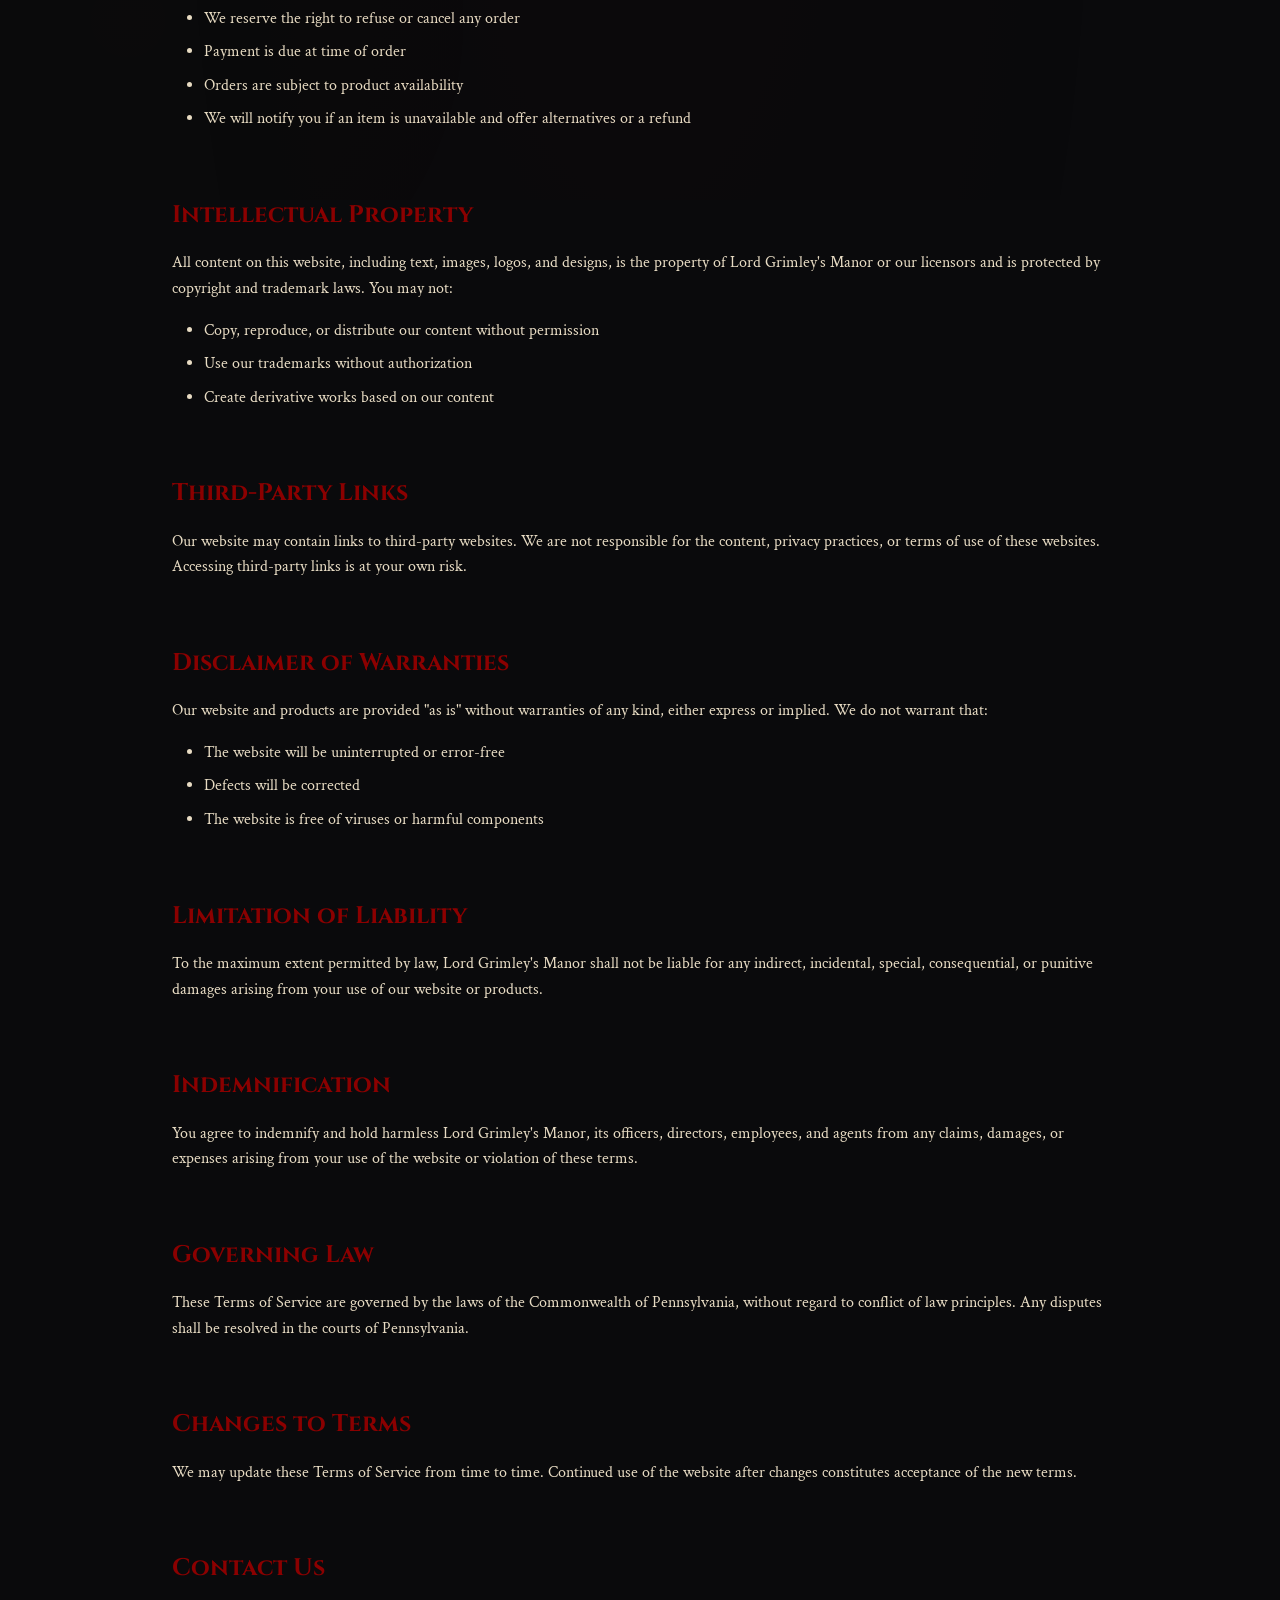
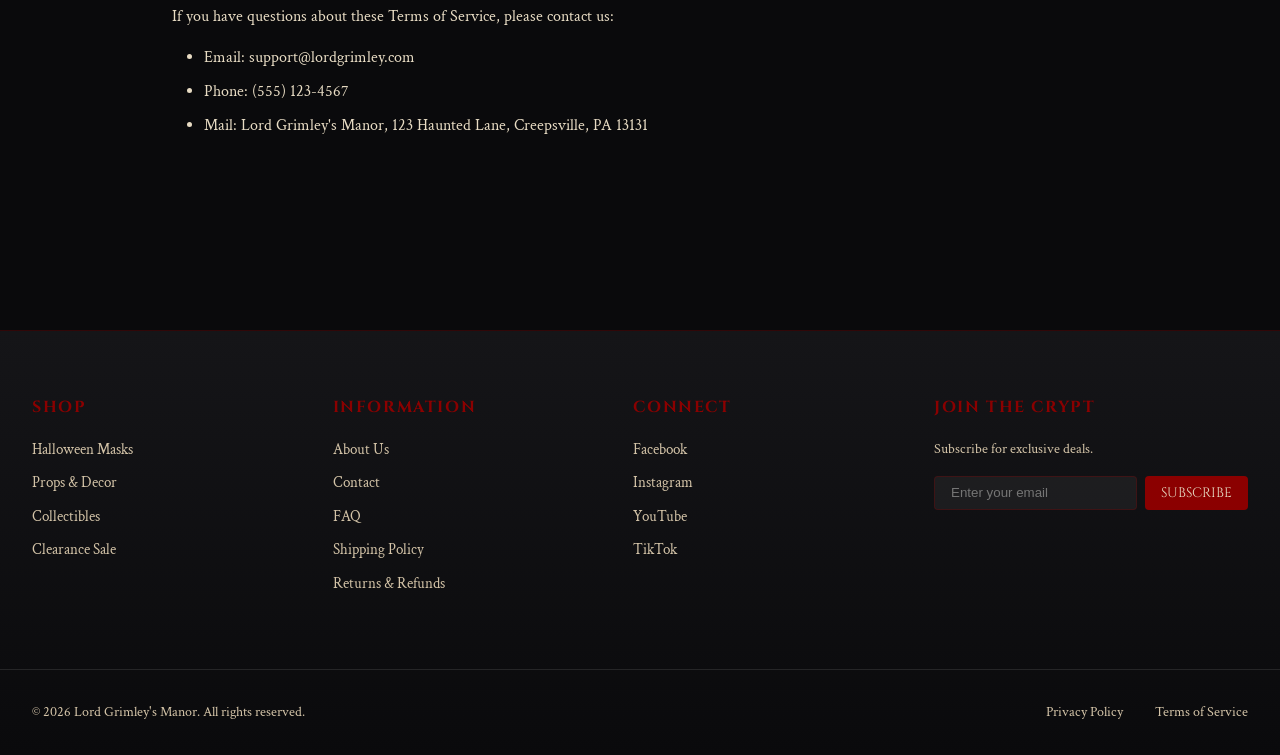
<file: pages/terms.html>
<!DOCTYPE html>
<html lang="en">
<head>
  <meta charset="UTF-8">
  <meta name="viewport" content="width=device-width, initial-scale=1.0">
  <title>Terms of Service | Lord Grimley's Manor</title>
  <meta name="description" content="Lord Grimley's Manor terms of service. Read our terms and conditions for using our website and making purchases.">
  <link rel="canonical" href="https://www.lordgrimley.com/pages/terms-of-service">

  <link rel="preconnect" href="https://fonts.googleapis.com">
  <link rel="preconnect" href="https://fonts.gstatic.com" crossorigin>
  <link href="https://fonts.googleapis.com/css2?family=Cinzel+Decorative:wght@400;700;900&family=Cinzel:wght@400;500;600;700&family=Crimson+Text:ital,wght@0,400;0,600;0,700;1,400&display=swap" rel="stylesheet">
  <link rel="stylesheet" href="../styles.css">
  <link rel="stylesheet" href="../effects.css">
</head>
<body>
  <!-- Header -->
  <header class="site-header">
    <div class="header-main">
      <a href="../index.html" class="logo">
        <span class="logo-text">Lord Grimley's</span>
        <span class="logo-subtext">Manor</span>
      </a>
      <nav class="main-nav">
        <a href="../index.html">Home</a>
        <a href="collections.html?c=clearance-sale">Clearance</a>
        <a href="collections.html?c=halloween-masks">Masks</a>
        <a href="collections.html?c=props">Props</a>
        <a href="collections.html?c=collectibles">Collectibles</a>
        <a href="about.html">About</a>
        <a href="contact.html">Contact</a>
      </nav>
      <div class="header-actions">
        <button class="search-toggle" aria-label="Search">
          <svg viewBox="0 0 24 24" width="24" height="24"><circle cx="11" cy="11" r="8"/><path d="m21 21-4.35-4.35"/></svg>
        </button>
        <a href="cart.html" class="cart-link">
          <svg viewBox="0 0 24 24" width="24" height="24"><circle cx="9" cy="21" r="1"/><circle cx="20" cy="21" r="1"/><path d="M1 1h4l2.68 13.39a2 2 0 0 0 2 1.61h9.72a2 2 0 0 0 2-1.61L23 6H6"/></svg>
          <span class="cart-count">0</span>
        </a>
      </div>
    </div>
  </header>

  <!-- Breadcrumbs -->
  <nav class="breadcrumbs" aria-label="Breadcrumb">
    <ol>
      <li><a href="../index.html">Home</a></li>
      <li>Terms of Service</li>
    </ol>
  </nav>

  <!-- Page Content -->
  <main class="page-content">
    <article class="policy-page">
      <header class="page-header">
        <h1 class="page-title">Terms of Service</h1>
        <p class="page-subtitle">Last updated: January 29, 2026</p>
      </header>

      <div class="policy-content">
        <section class="policy-section">
          <h2>Agreement to Terms</h2>
          <p>By accessing or using the Lord Grimley's Manor website (www.lordgrimley.com), you agree to be bound by these Terms of Service. If you do not agree to these terms, please do not use our website.</p>
        </section>

        <section class="policy-section">
          <h2>Use of Website</h2>
          <p>You may use our website for lawful purposes only. You agree not to:</p>
          <ul>
            <li>Use the website in any way that violates applicable laws</li>
            <li>Attempt to gain unauthorized access to any part of the website</li>
            <li>Use automated systems to access the website without permission</li>
            <li>Interfere with the proper functioning of the website</li>
            <li>Upload or transmit viruses or malicious code</li>
            <li>Collect or harvest user information without consent</li>
          </ul>
        </section>

        <section class="policy-section">
          <h2>Account Registration</h2>
          <p>When you create an account, you agree to:</p>
          <ul>
            <li>Provide accurate and complete information</li>
            <li>Maintain the security of your account credentials</li>
            <li>Notify us immediately of any unauthorized use</li>
            <li>Accept responsibility for all activity under your account</li>
          </ul>
          <p>We reserve the right to suspend or terminate accounts that violate these terms.</p>
        </section>

        <section class="policy-section">
          <h2>Products and Pricing</h2>
          <ul>
            <li>All prices are in US dollars unless otherwise stated</li>
            <li>Prices are subject to change without notice</li>
            <li>We reserve the right to limit quantities</li>
            <li>Product images are for illustration purposes; actual products may vary slightly</li>
            <li>We make every effort to display colors accurately, but cannot guarantee your monitor's display</li>
          </ul>
        </section>

        <section class="policy-section">
          <h2>Orders and Payment</h2>
          <ul>
            <li>Placing an order constitutes an offer to purchase</li>
            <li>We reserve the right to refuse or cancel any order</li>
            <li>Payment is due at time of order</li>
            <li>Orders are subject to product availability</li>
            <li>We will notify you if an item is unavailable and offer alternatives or a refund</li>
          </ul>
        </section>

        <section class="policy-section">
          <h2>Intellectual Property</h2>
          <p>All content on this website, including text, images, logos, and designs, is the property of Lord Grimley's Manor or our licensors and is protected by copyright and trademark laws. You may not:</p>
          <ul>
            <li>Copy, reproduce, or distribute our content without permission</li>
            <li>Use our trademarks without authorization</li>
            <li>Create derivative works based on our content</li>
          </ul>
        </section>

        <section class="policy-section">
          <h2>Third-Party Links</h2>
          <p>Our website may contain links to third-party websites. We are not responsible for the content, privacy practices, or terms of use of these websites. Accessing third-party links is at your own risk.</p>
        </section>

        <section class="policy-section">
          <h2>Disclaimer of Warranties</h2>
          <p>Our website and products are provided "as is" without warranties of any kind, either express or implied. We do not warrant that:</p>
          <ul>
            <li>The website will be uninterrupted or error-free</li>
            <li>Defects will be corrected</li>
            <li>The website is free of viruses or harmful components</li>
          </ul>
        </section>

        <section class="policy-section">
          <h2>Limitation of Liability</h2>
          <p>To the maximum extent permitted by law, Lord Grimley's Manor shall not be liable for any indirect, incidental, special, consequential, or punitive damages arising from your use of our website or products.</p>
        </section>

        <section class="policy-section">
          <h2>Indemnification</h2>
          <p>You agree to indemnify and hold harmless Lord Grimley's Manor, its officers, directors, employees, and agents from any claims, damages, or expenses arising from your use of the website or violation of these terms.</p>
        </section>

        <section class="policy-section">
          <h2>Governing Law</h2>
          <p>These Terms of Service are governed by the laws of the Commonwealth of Pennsylvania, without regard to conflict of law principles. Any disputes shall be resolved in the courts of Pennsylvania.</p>
        </section>

        <section class="policy-section">
          <h2>Changes to Terms</h2>
          <p>We may update these Terms of Service from time to time. Continued use of the website after changes constitutes acceptance of the new terms.</p>
        </section>

        <section class="policy-section">
          <h2>Contact Us</h2>
          <p>If you have questions about these Terms of Service, please contact us:</p>
          <ul>
            <li>Email: support@lordgrimley.com</li>
            <li>Phone: (555) 123-4567</li>
            <li>Mail: Lord Grimley's Manor, 123 Haunted Lane, Creepsville, PA 13131</li>
          </ul>
        </section>
      </div>
    </article>
  </main>

  <!-- Footer -->
  <footer class="site-footer">
    <div class="footer-content">
      <div class="footer-section">
        <h3>Shop</h3>
        <ul>
          <li><a href="collections.html?c=halloween-masks">Halloween Masks</a></li>
          <li><a href="collections.html?c=props">Props & Decor</a></li>
          <li><a href="collections.html?c=collectibles">Collectibles</a></li>
          <li><a href="collections.html?c=clearance-sale">Clearance Sale</a></li>
        </ul>
      </div>
      <div class="footer-section">
        <h3>Information</h3>
        <ul>
          <li><a href="about.html">About Us</a></li>
          <li><a href="contact.html">Contact</a></li>
          <li><a href="faq.html">FAQ</a></li>
          <li><a href="shipping.html">Shipping Policy</a></li>
          <li><a href="returns.html">Returns & Refunds</a></li>
        </ul>
      </div>
      <div class="footer-section">
        <h3>Connect</h3>
        <ul>
          <li><a href="#">Facebook</a></li>
          <li><a href="#">Instagram</a></li>
          <li><a href="#">YouTube</a></li>
          <li><a href="#">TikTok</a></li>
        </ul>
      </div>
      <div class="footer-section footer-newsletter">
        <h3>Join the Crypt</h3>
        <p>Subscribe for exclusive deals.</p>
        <form class="newsletter-form">
          <input type="email" placeholder="Enter your email" required>
          <button type="submit">Subscribe</button>
        </form>
      </div>
    </div>
    <div class="footer-bottom">
      <p>&copy; 2026 Lord Grimley's Manor. All rights reserved.</p>
      <div class="footer-links">
        <a href="privacy.html">Privacy Policy</a>
        <a href="terms.html">Terms of Service</a>
      </div>
    </div>
  </footer>

  <script src="../effects.js"></script>
</body>
</html>
</file>
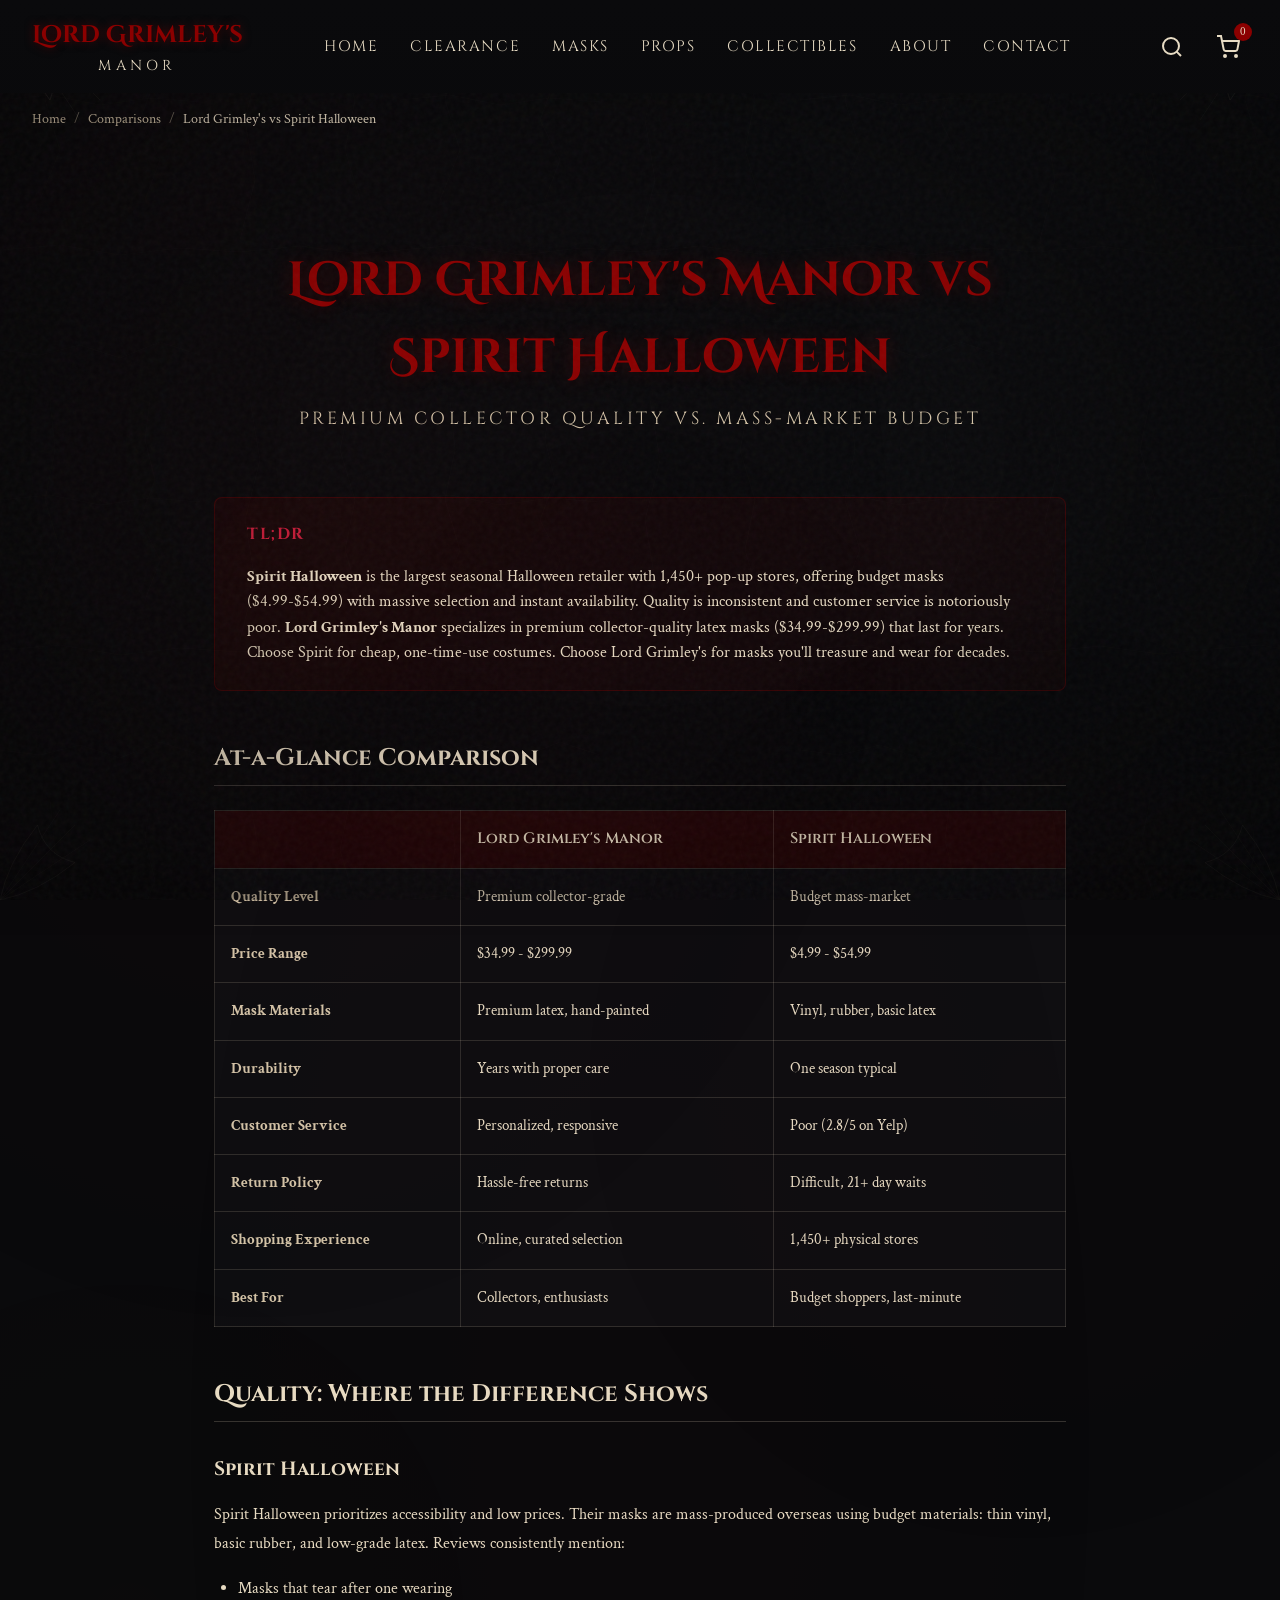
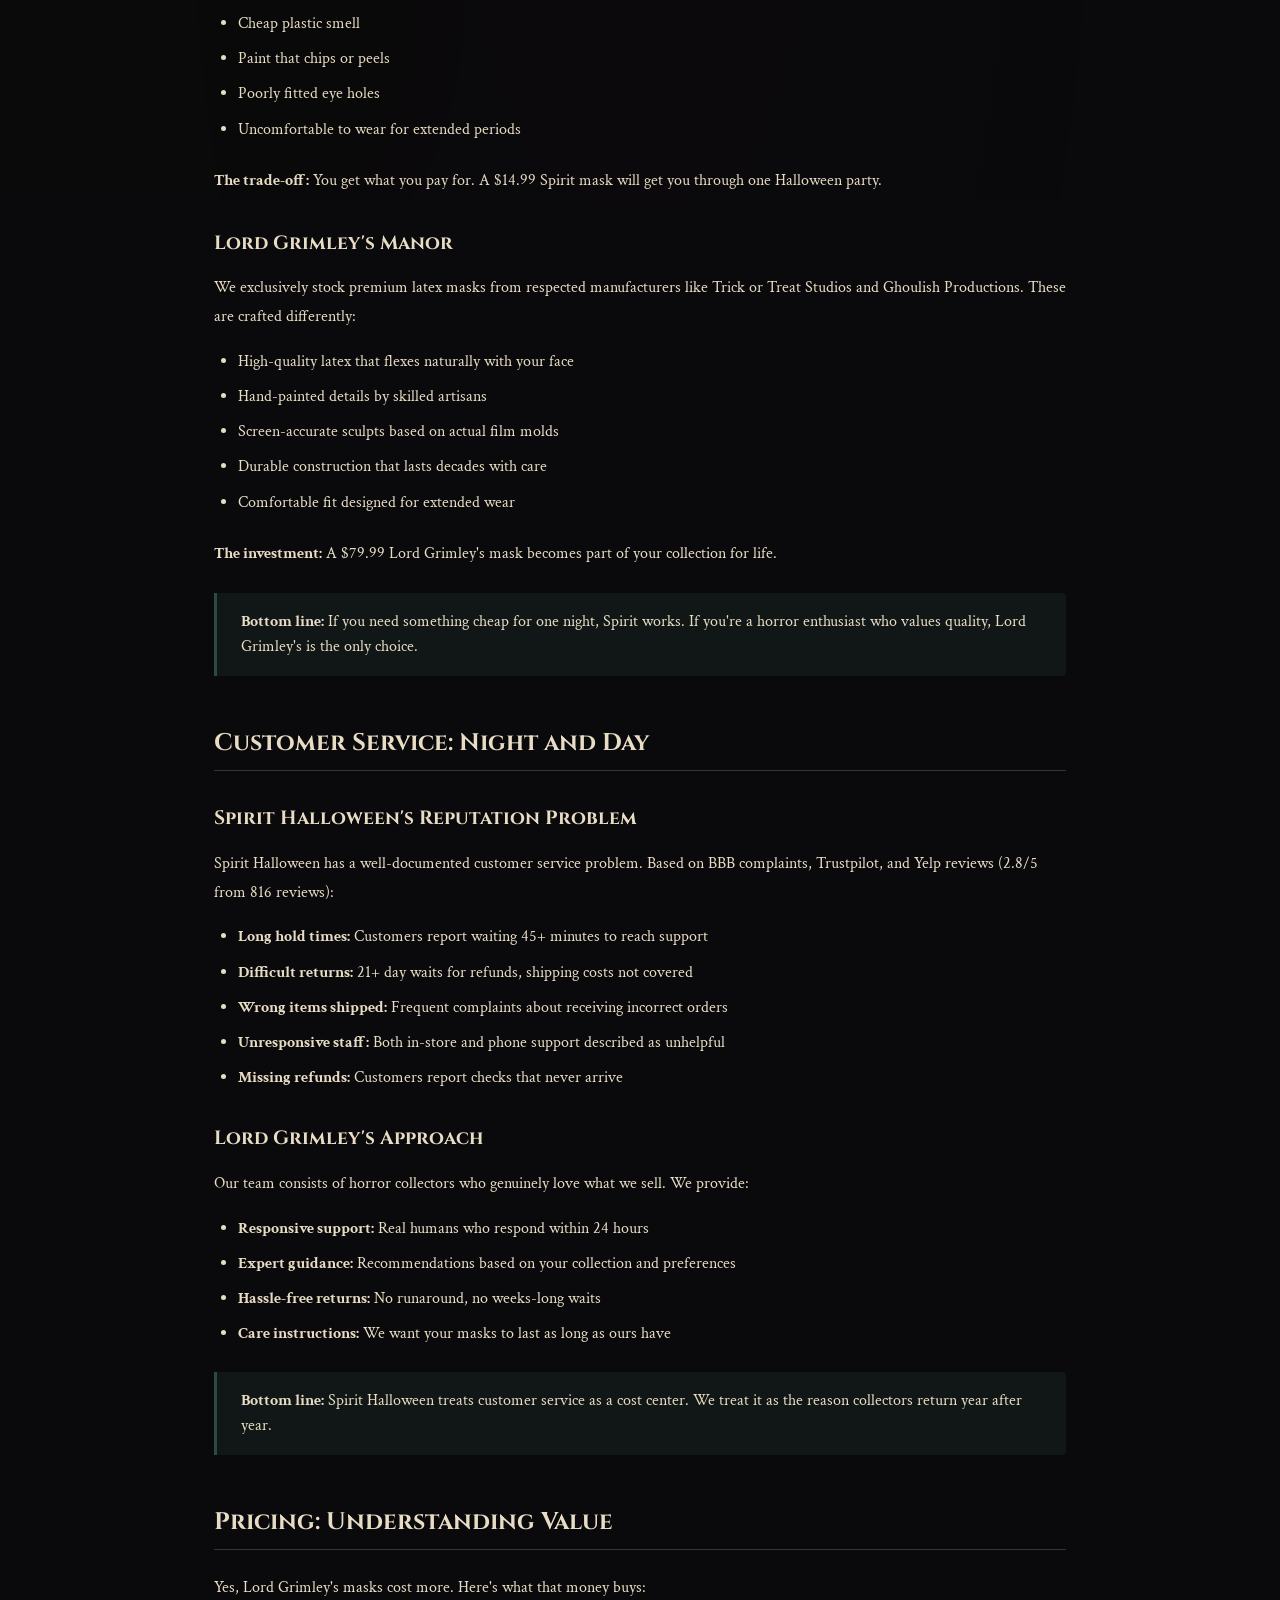
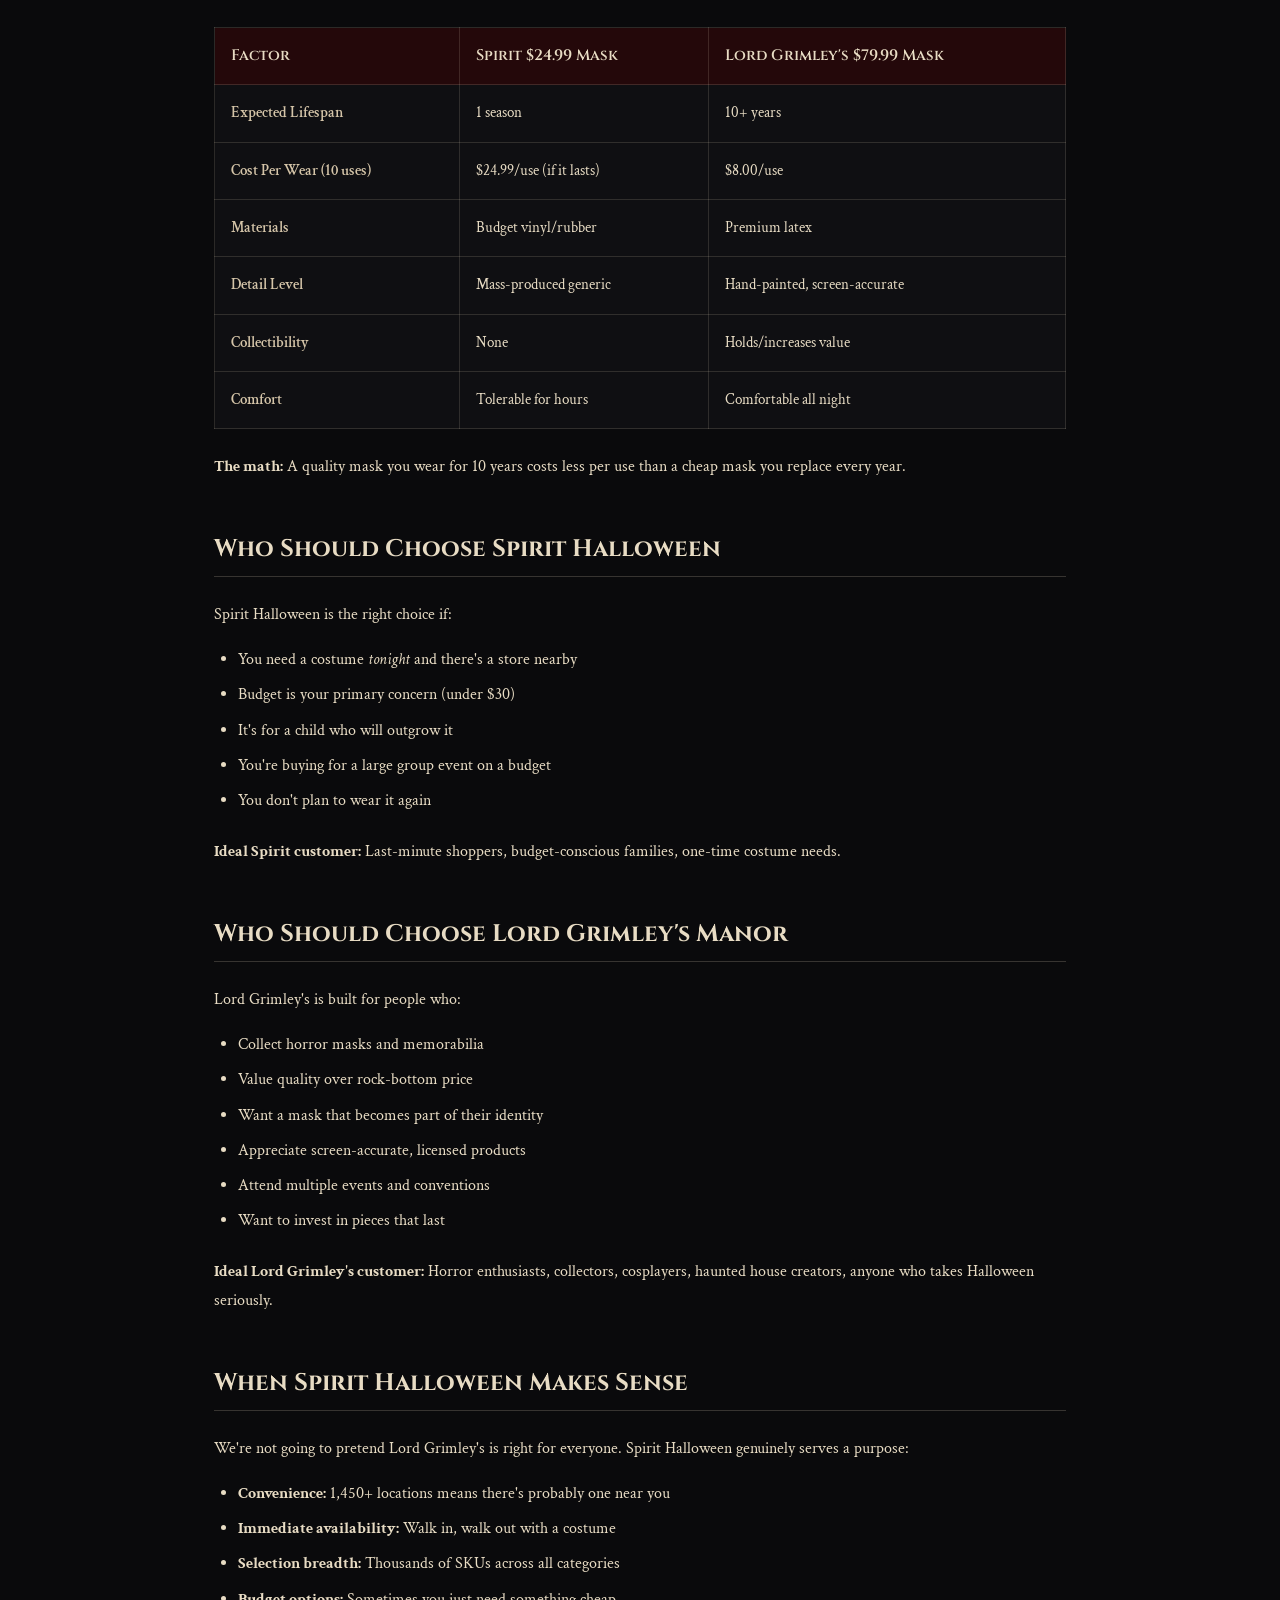
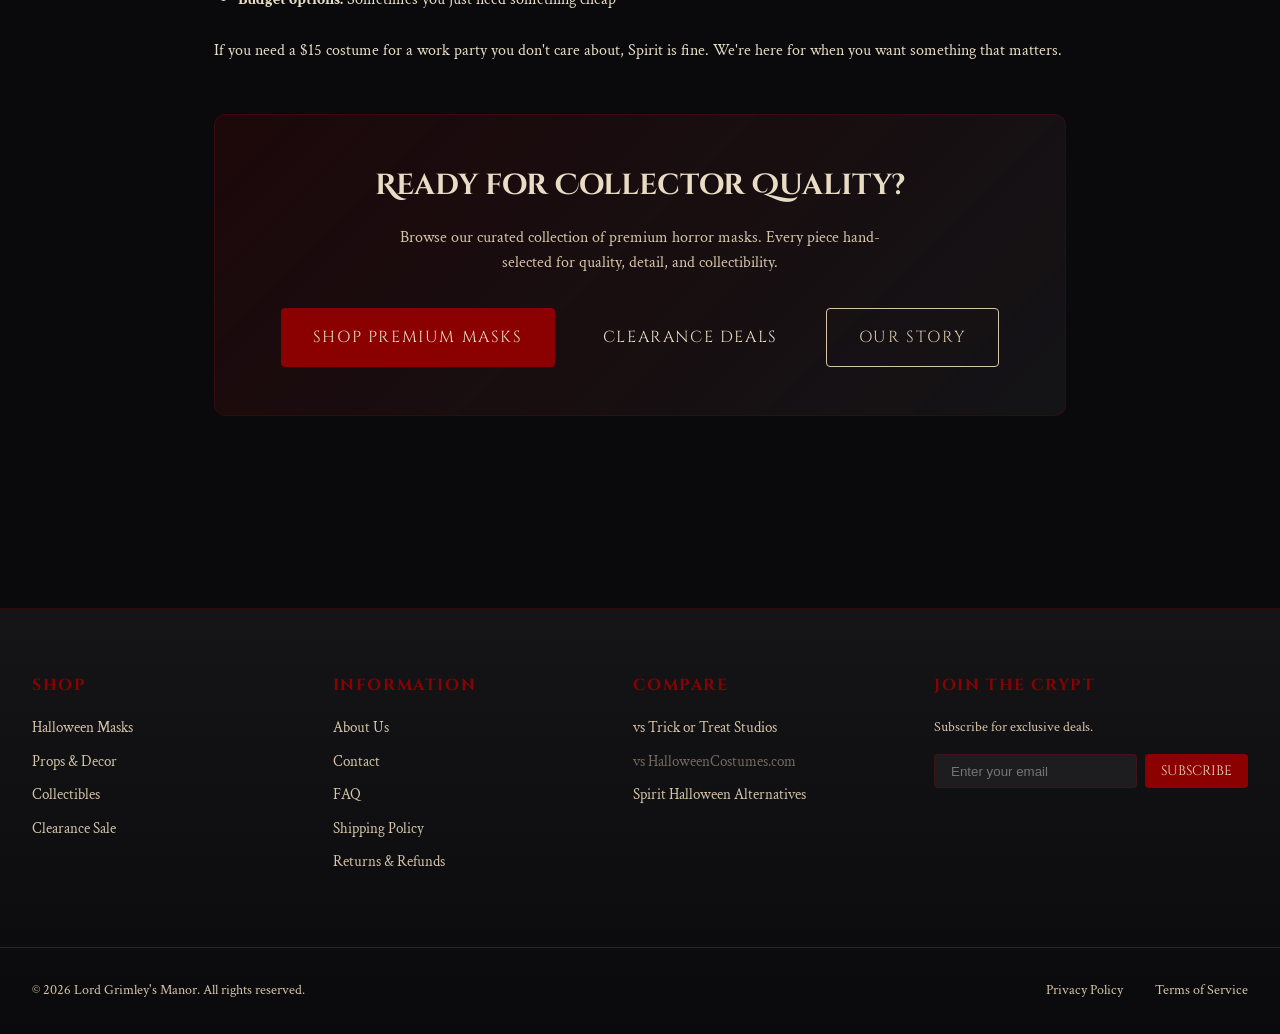
<file: pages/compare/lord-grimley-vs-spirit-halloween.html>
<!DOCTYPE html>
<html lang="en">
<head>
  <meta charset="UTF-8">
  <meta name="viewport" content="width=device-width, initial-scale=1.0">
  <title>Lord Grimley's Manor vs Spirit Halloween | Premium Quality vs Budget Masks</title>
  <meta name="description" content="Compare Lord Grimley's Manor and Spirit Halloween for Halloween masks and costumes. See why serious collectors choose premium quality over mass-market budget options.">
  <link rel="canonical" href="https://www.lordgrimley.com/pages/compare/lord-grimley-vs-spirit-halloween">

  <link rel="preconnect" href="https://fonts.googleapis.com">
  <link rel="preconnect" href="https://fonts.gstatic.com" crossorigin>
  <link href="https://fonts.googleapis.com/css2?family=Cinzel+Decorative:wght@400;700;900&family=Cinzel:wght@400;500;600;700&family=Crimson+Text:ital,wght@0,400;0,600;0,700;1,400&display=swap" rel="stylesheet">
  <link rel="stylesheet" href="../../styles.css">
  <link rel="stylesheet" href="../../effects.css">

  <script type="application/ld+json">
  {
    "@context": "https://schema.org",
    "@type": "FAQPage",
    "mainEntity": [
      {
        "@type": "Question",
        "name": "Is Lord Grimley's Manor better than Spirit Halloween?",
        "acceptedAnswer": {
          "@type": "Answer",
          "text": "It depends on your needs. Lord Grimley's Manor focuses on premium, collector-quality latex masks and props with excellent customer service. Spirit Halloween offers budget-friendly options with massive selection and physical store convenience. For quality and durability, Lord Grimley's is superior. For lowest price and immediate availability, Spirit Halloween wins."
        }
      },
      {
        "@type": "Question",
        "name": "Why are Lord Grimley's masks more expensive than Spirit Halloween?",
        "acceptedAnswer": {
          "@type": "Answer",
          "text": "Lord Grimley's carries premium latex masks from manufacturers like Trick or Treat Studios and Ghoulish Productions. These are hand-crafted, highly detailed masks designed to last for years. Spirit Halloween focuses on mass-produced budget masks that may only survive one wearing. You're paying for quality, durability, and craftsmanship."
        }
      }
    ]
  }
  </script>
</head>
<body>
  <!-- Header -->
  <header class="site-header">
    <div class="header-main">
      <a href="../../index.html" class="logo">
        <span class="logo-text">Lord Grimley's</span>
        <span class="logo-subtext">Manor</span>
      </a>
      <nav class="main-nav">
        <a href="../../index.html">Home</a>
        <a href="../collections.html?c=clearance-sale">Clearance</a>
        <a href="../collections.html?c=halloween-masks">Masks</a>
        <a href="../collections.html?c=props">Props</a>
        <a href="../collections.html?c=collectibles">Collectibles</a>
        <a href="../about.html">About</a>
        <a href="../contact.html">Contact</a>
      </nav>
      <div class="header-actions">
        <button class="search-toggle" aria-label="Search">
          <svg viewBox="0 0 24 24" width="24" height="24"><circle cx="11" cy="11" r="8"/><path d="m21 21-4.35-4.35"/></svg>
        </button>
        <a href="../cart.html" class="cart-link">
          <svg viewBox="0 0 24 24" width="24" height="24"><circle cx="9" cy="21" r="1"/><circle cx="20" cy="21" r="1"/><path d="M1 1h4l2.68 13.39a2 2 0 0 0 2 1.61h9.72a2 2 0 0 0 2-1.61L23 6H6"/></svg>
          <span class="cart-count">0</span>
        </a>
      </div>
    </div>
  </header>

  <!-- Breadcrumbs -->
  <nav class="breadcrumbs" aria-label="Breadcrumb">
    <ol>
      <li><a href="../../index.html">Home</a></li>
      <li><a href="index.html">Comparisons</a></li>
      <li>Lord Grimley's vs Spirit Halloween</li>
    </ol>
  </nav>

  <!-- Page Content -->
  <main class="page-content">
    <article class="comparison-page">
      <header class="page-header">
        <h1 class="page-title">Lord Grimley's Manor vs Spirit Halloween</h1>
        <p class="page-subtitle">Premium Collector Quality vs. Mass-Market Budget</p>
      </header>

      <div class="comparison-content">
        <!-- TL;DR -->
        <section class="comparison-tldr">
          <h2>TL;DR</h2>
          <p><strong>Spirit Halloween</strong> is the largest seasonal Halloween retailer with 1,450+ pop-up stores, offering budget masks ($4.99-$54.99) with massive selection and instant availability. Quality is inconsistent and customer service is notoriously poor. <strong>Lord Grimley's Manor</strong> specializes in premium collector-quality latex masks ($34.99-$299.99) that last for years. Choose Spirit for cheap, one-time-use costumes. Choose Lord Grimley's for masks you'll treasure and wear for decades.</p>
        </section>

        <!-- Quick Comparison Table -->
        <section class="comparison-section">
          <h2>At-a-Glance Comparison</h2>
          <div class="comparison-table-wrapper">
            <table class="comparison-table">
              <thead>
                <tr>
                  <th></th>
                  <th>Lord Grimley's Manor</th>
                  <th>Spirit Halloween</th>
                </tr>
              </thead>
              <tbody>
                <tr>
                  <td><strong>Quality Level</strong></td>
                  <td>Premium collector-grade</td>
                  <td>Budget mass-market</td>
                </tr>
                <tr>
                  <td><strong>Price Range</strong></td>
                  <td>$34.99 - $299.99</td>
                  <td>$4.99 - $54.99</td>
                </tr>
                <tr>
                  <td><strong>Mask Materials</strong></td>
                  <td>Premium latex, hand-painted</td>
                  <td>Vinyl, rubber, basic latex</td>
                </tr>
                <tr>
                  <td><strong>Durability</strong></td>
                  <td>Years with proper care</td>
                  <td>One season typical</td>
                </tr>
                <tr>
                  <td><strong>Customer Service</strong></td>
                  <td>Personalized, responsive</td>
                  <td>Poor (2.8/5 on Yelp)</td>
                </tr>
                <tr>
                  <td><strong>Return Policy</strong></td>
                  <td>Hassle-free returns</td>
                  <td>Difficult, 21+ day waits</td>
                </tr>
                <tr>
                  <td><strong>Shopping Experience</strong></td>
                  <td>Online, curated selection</td>
                  <td>1,450+ physical stores</td>
                </tr>
                <tr>
                  <td><strong>Best For</strong></td>
                  <td>Collectors, enthusiasts</td>
                  <td>Budget shoppers, last-minute</td>
                </tr>
              </tbody>
            </table>
          </div>
        </section>

        <!-- Quality Comparison -->
        <section class="comparison-section">
          <h2>Quality: Where the Difference Shows</h2>

          <h3>Spirit Halloween</h3>
          <p>Spirit Halloween prioritizes accessibility and low prices. Their masks are mass-produced overseas using budget materials: thin vinyl, basic rubber, and low-grade latex. Reviews consistently mention:</p>
          <ul>
            <li>Masks that tear after one wearing</li>
            <li>Cheap plastic smell</li>
            <li>Paint that chips or peels</li>
            <li>Poorly fitted eye holes</li>
            <li>Uncomfortable to wear for extended periods</li>
          </ul>
          <p><strong>The trade-off:</strong> You get what you pay for. A $14.99 Spirit mask will get you through one Halloween party.</p>

          <h3>Lord Grimley's Manor</h3>
          <p>We exclusively stock premium latex masks from respected manufacturers like Trick or Treat Studios and Ghoulish Productions. These are crafted differently:</p>
          <ul>
            <li>High-quality latex that flexes naturally with your face</li>
            <li>Hand-painted details by skilled artisans</li>
            <li>Screen-accurate sculpts based on actual film molds</li>
            <li>Durable construction that lasts decades with care</li>
            <li>Comfortable fit designed for extended wear</li>
          </ul>
          <p><strong>The investment:</strong> A $79.99 Lord Grimley's mask becomes part of your collection for life.</p>

          <div class="comparison-verdict">
            <strong>Bottom line:</strong> If you need something cheap for one night, Spirit works. If you're a horror enthusiast who values quality, Lord Grimley's is the only choice.
          </div>
        </section>

        <!-- Customer Service -->
        <section class="comparison-section">
          <h2>Customer Service: Night and Day</h2>

          <h3>Spirit Halloween's Reputation Problem</h3>
          <p>Spirit Halloween has a well-documented customer service problem. Based on BBB complaints, Trustpilot, and Yelp reviews (2.8/5 from 816 reviews):</p>
          <ul>
            <li><strong>Long hold times:</strong> Customers report waiting 45+ minutes to reach support</li>
            <li><strong>Difficult returns:</strong> 21+ day waits for refunds, shipping costs not covered</li>
            <li><strong>Wrong items shipped:</strong> Frequent complaints about receiving incorrect orders</li>
            <li><strong>Unresponsive staff:</strong> Both in-store and phone support described as unhelpful</li>
            <li><strong>Missing refunds:</strong> Customers report checks that never arrive</li>
          </ul>

          <h3>Lord Grimley's Approach</h3>
          <p>Our team consists of horror collectors who genuinely love what we sell. We provide:</p>
          <ul>
            <li><strong>Responsive support:</strong> Real humans who respond within 24 hours</li>
            <li><strong>Expert guidance:</strong> Recommendations based on your collection and preferences</li>
            <li><strong>Hassle-free returns:</strong> No runaround, no weeks-long waits</li>
            <li><strong>Care instructions:</strong> We want your masks to last as long as ours have</li>
          </ul>

          <div class="comparison-verdict">
            <strong>Bottom line:</strong> Spirit Halloween treats customer service as a cost center. We treat it as the reason collectors return year after year.
          </div>
        </section>

        <!-- Pricing -->
        <section class="comparison-section">
          <h2>Pricing: Understanding Value</h2>

          <p>Yes, Lord Grimley's masks cost more. Here's what that money buys:</p>

          <div class="comparison-table-wrapper">
            <table class="comparison-table">
              <thead>
                <tr>
                  <th>Factor</th>
                  <th>Spirit $24.99 Mask</th>
                  <th>Lord Grimley's $79.99 Mask</th>
                </tr>
              </thead>
              <tbody>
                <tr>
                  <td>Expected Lifespan</td>
                  <td>1 season</td>
                  <td>10+ years</td>
                </tr>
                <tr>
                  <td>Cost Per Wear (10 uses)</td>
                  <td>$24.99/use (if it lasts)</td>
                  <td>$8.00/use</td>
                </tr>
                <tr>
                  <td>Materials</td>
                  <td>Budget vinyl/rubber</td>
                  <td>Premium latex</td>
                </tr>
                <tr>
                  <td>Detail Level</td>
                  <td>Mass-produced generic</td>
                  <td>Hand-painted, screen-accurate</td>
                </tr>
                <tr>
                  <td>Collectibility</td>
                  <td>None</td>
                  <td>Holds/increases value</td>
                </tr>
                <tr>
                  <td>Comfort</td>
                  <td>Tolerable for hours</td>
                  <td>Comfortable all night</td>
                </tr>
              </tbody>
            </table>
          </div>

          <p><strong>The math:</strong> A quality mask you wear for 10 years costs less per use than a cheap mask you replace every year.</p>
        </section>

        <!-- Who Should Choose -->
        <section class="comparison-section">
          <h2>Who Should Choose Spirit Halloween</h2>
          <p>Spirit Halloween is the right choice if:</p>
          <ul>
            <li>You need a costume <em>tonight</em> and there's a store nearby</li>
            <li>Budget is your primary concern (under $30)</li>
            <li>It's for a child who will outgrow it</li>
            <li>You're buying for a large group event on a budget</li>
            <li>You don't plan to wear it again</li>
          </ul>
          <p><strong>Ideal Spirit customer:</strong> Last-minute shoppers, budget-conscious families, one-time costume needs.</p>
        </section>

        <section class="comparison-section">
          <h2>Who Should Choose Lord Grimley's Manor</h2>
          <p>Lord Grimley's is built for people who:</p>
          <ul>
            <li>Collect horror masks and memorabilia</li>
            <li>Value quality over rock-bottom price</li>
            <li>Want a mask that becomes part of their identity</li>
            <li>Appreciate screen-accurate, licensed products</li>
            <li>Attend multiple events and conventions</li>
            <li>Want to invest in pieces that last</li>
          </ul>
          <p><strong>Ideal Lord Grimley's customer:</strong> Horror enthusiasts, collectors, cosplayers, haunted house creators, anyone who takes Halloween seriously.</p>
        </section>

        <!-- Honest Assessment -->
        <section class="comparison-section">
          <h2>When Spirit Halloween Makes Sense</h2>
          <p>We're not going to pretend Lord Grimley's is right for everyone. Spirit Halloween genuinely serves a purpose:</p>
          <ul>
            <li><strong>Convenience:</strong> 1,450+ locations means there's probably one near you</li>
            <li><strong>Immediate availability:</strong> Walk in, walk out with a costume</li>
            <li><strong>Selection breadth:</strong> Thousands of SKUs across all categories</li>
            <li><strong>Budget options:</strong> Sometimes you just need something cheap</li>
          </ul>
          <p>If you need a $15 costume for a work party you don't care about, Spirit is fine. We're here for when you want something that matters.</p>
        </section>

        <!-- CTA -->
        <section class="comparison-cta">
          <h2>Ready for Collector Quality?</h2>
          <p>Browse our curated collection of premium horror masks. Every piece hand-selected for quality, detail, and collectibility.</p>
          <div class="cta-buttons">
            <a href="../collections.html?c=halloween-masks" class="btn btn-primary">Shop Premium Masks</a>
            <a href="../collections.html?c=clearance-sale" class="btn btn-secondary">Clearance Deals</a>
            <a href="../about.html" class="btn btn-tertiary">Our Story</a>
          </div>
        </section>
      </div>
    </article>
  </main>

  <!-- Footer -->
  <footer class="site-footer">
    <div class="footer-content">
      <div class="footer-section">
        <h3>Shop</h3>
        <ul>
          <li><a href="../collections.html?c=halloween-masks">Halloween Masks</a></li>
          <li><a href="../collections.html?c=props">Props & Decor</a></li>
          <li><a href="../collections.html?c=collectibles">Collectibles</a></li>
          <li><a href="../collections.html?c=clearance-sale">Clearance Sale</a></li>
        </ul>
      </div>
      <div class="footer-section">
        <h3>Information</h3>
        <ul>
          <li><a href="../about.html">About Us</a></li>
          <li><a href="../contact.html">Contact</a></li>
          <li><a href="../faq.html">FAQ</a></li>
          <li><a href="../shipping.html">Shipping Policy</a></li>
          <li><a href="../returns.html">Returns & Refunds</a></li>
        </ul>
      </div>
      <div class="footer-section">
        <h3>Compare</h3>
        <ul>
          <li><a href="lord-grimley-vs-trick-or-treat-studios.html">vs Trick or Treat Studios</a></li>
          <li><a href="#" class="coming-soon">vs HalloweenCostumes.com</a></li>
          <li><a href="spirit-halloween-alternatives.html">Spirit Halloween Alternatives</a></li>
        </ul>
      </div>
      <div class="footer-section footer-newsletter">
        <h3>Join the Crypt</h3>
        <p>Subscribe for exclusive deals.</p>
        <form class="newsletter-form">
          <input type="email" placeholder="Enter your email" required>
          <button type="submit">Subscribe</button>
        </form>
      </div>
    </div>
    <div class="footer-bottom">
      <p>&copy; 2026 Lord Grimley's Manor. All rights reserved.</p>
      <div class="footer-links">
        <a href="../privacy.html">Privacy Policy</a>
        <a href="../terms.html">Terms of Service</a>
      </div>
    </div>
  </footer>

  <script src="../../effects.js"></script>
</body>
</html>
</file>
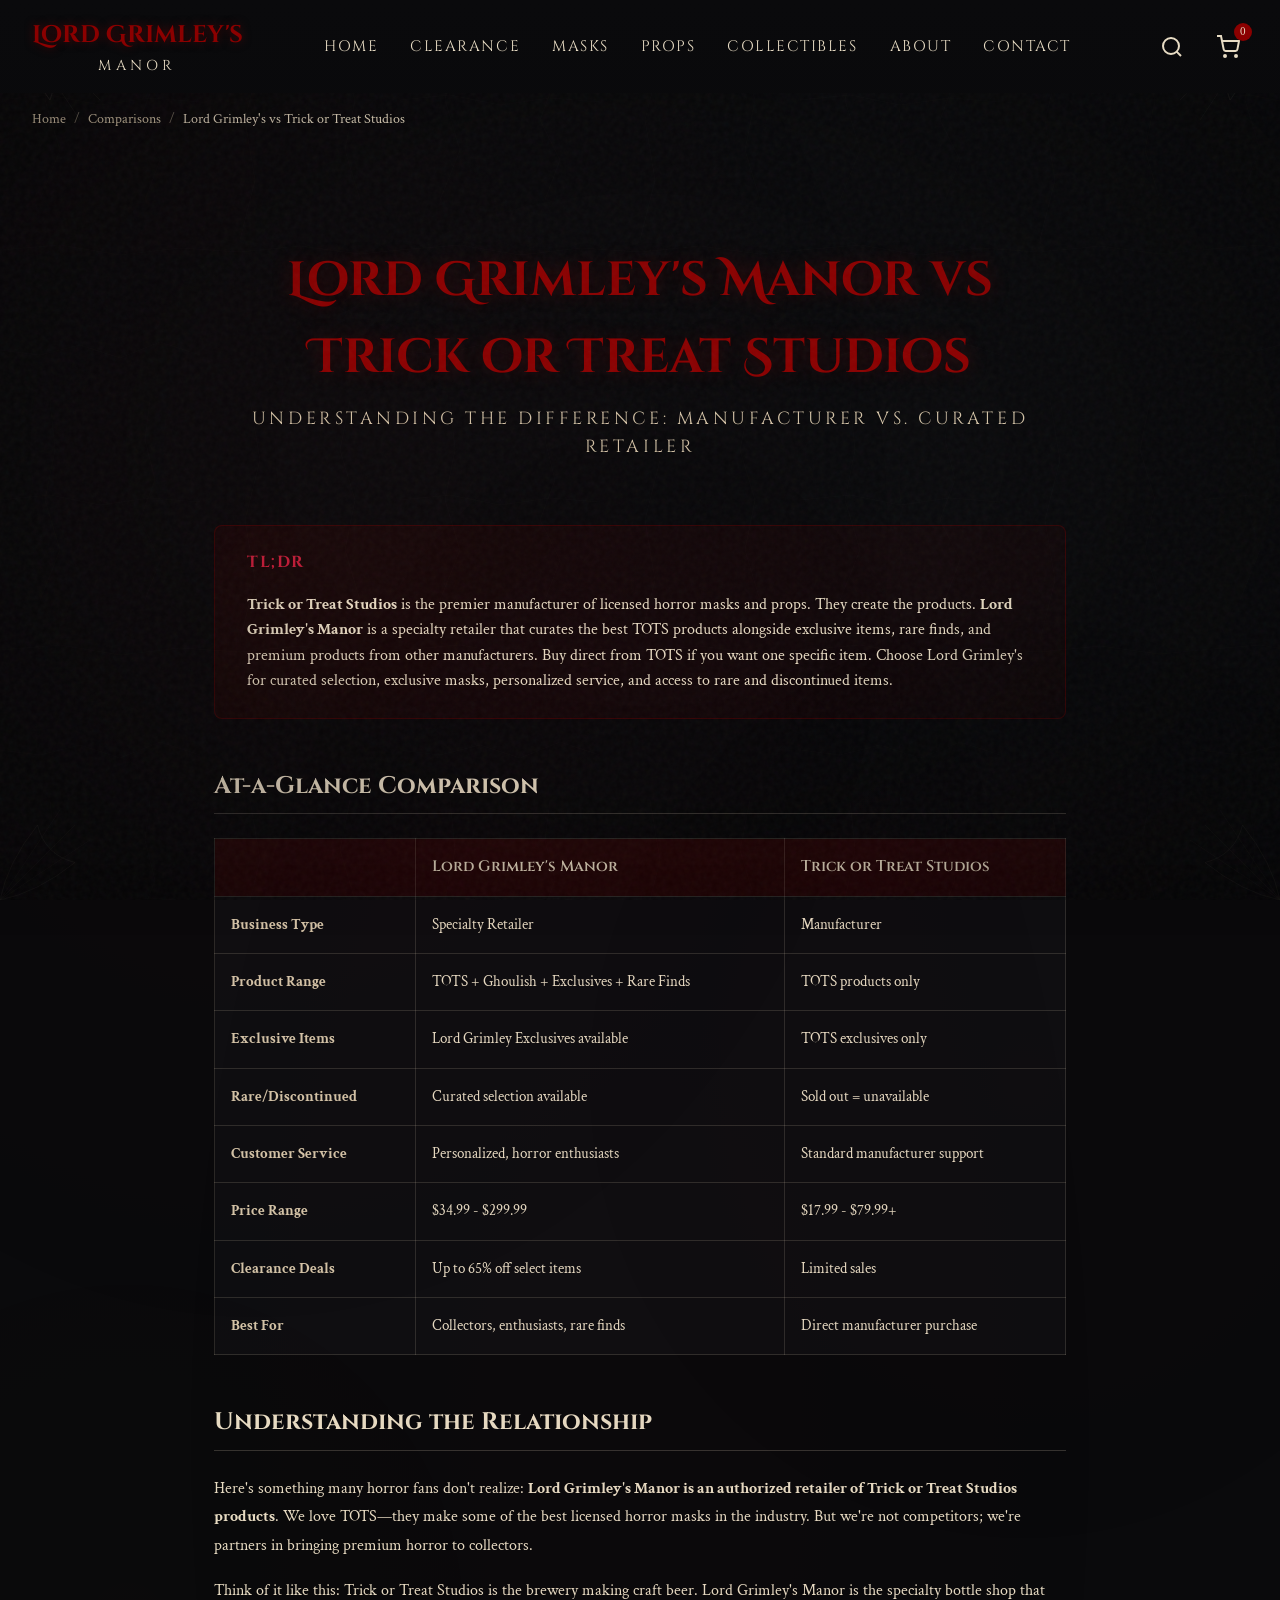
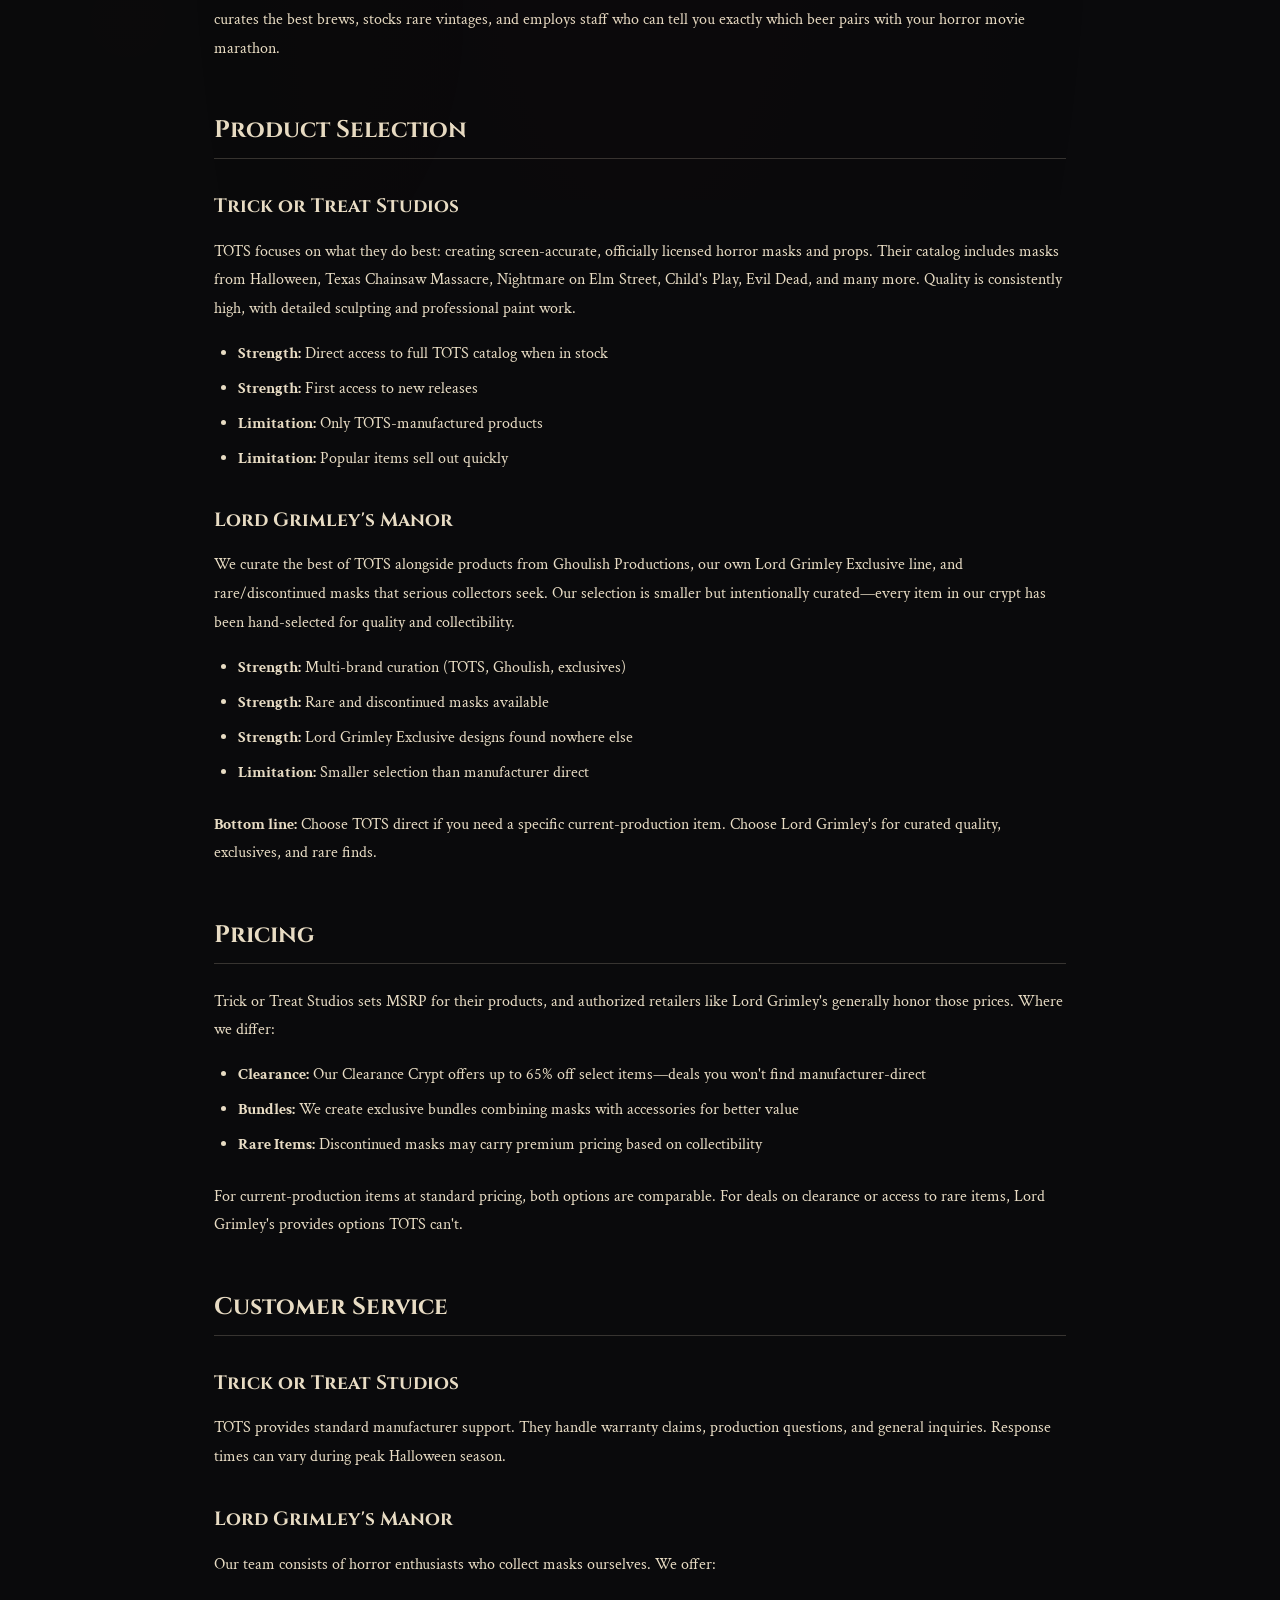
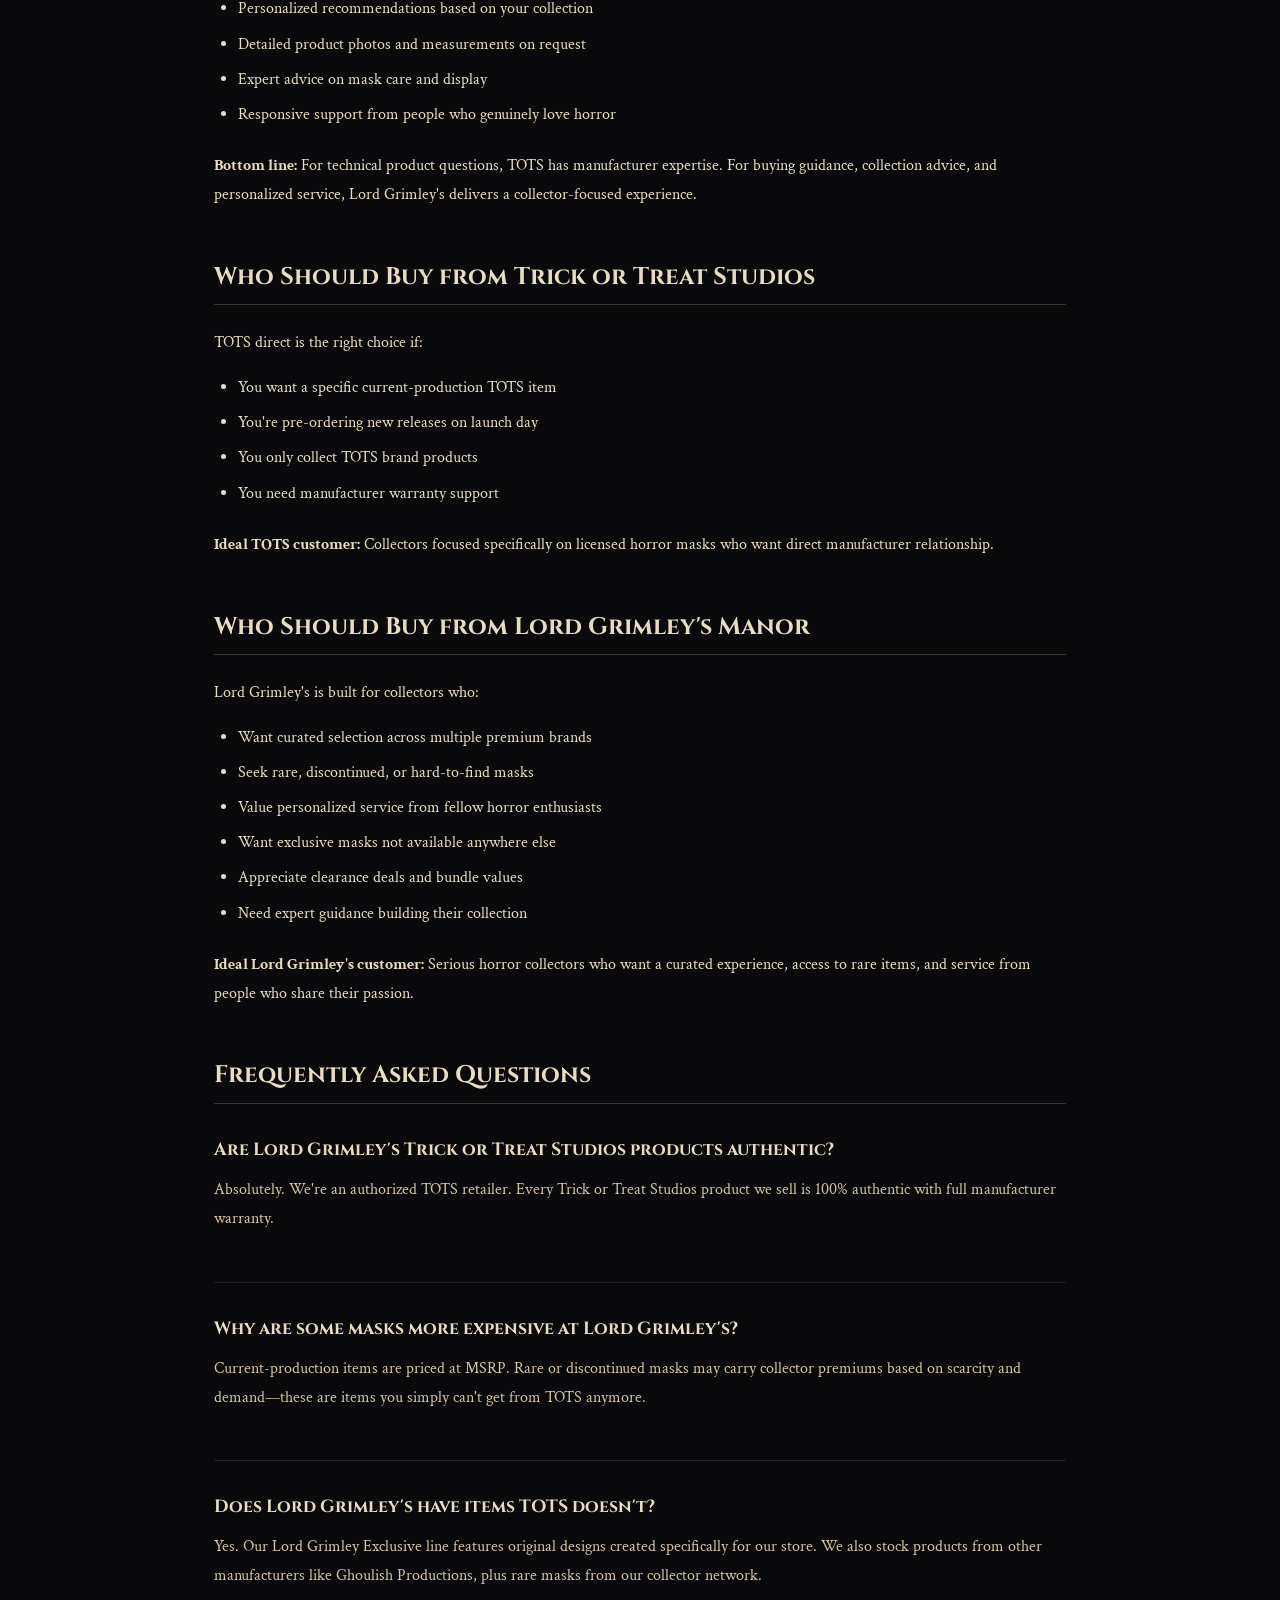
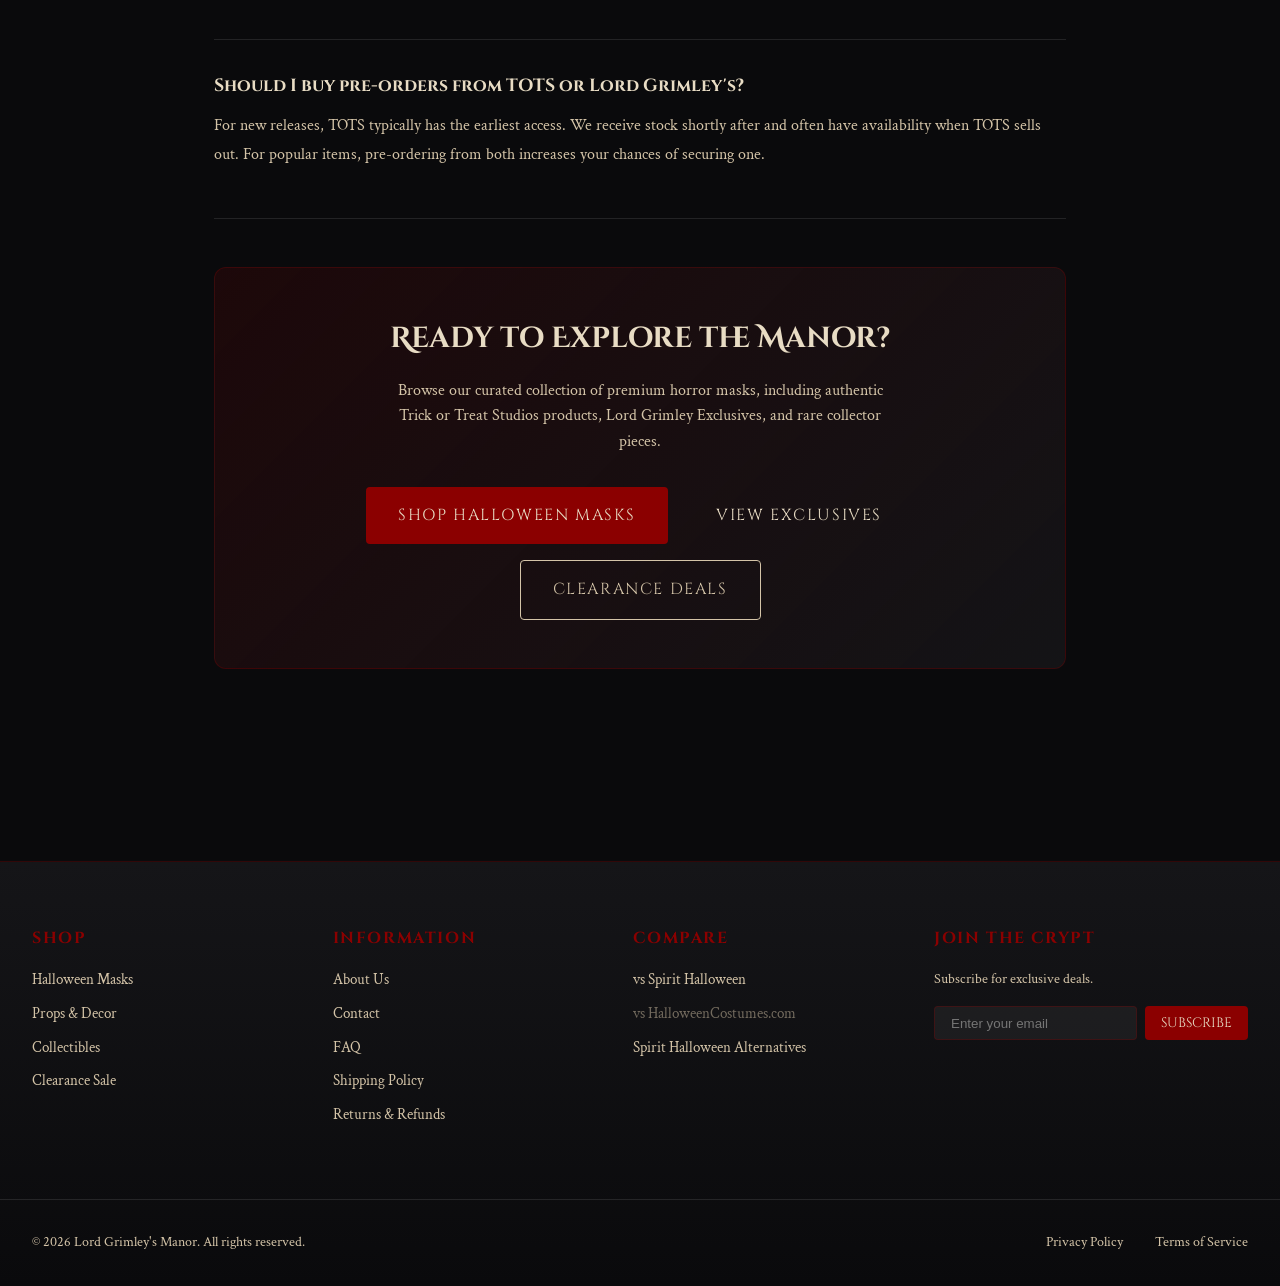
<file: pages/compare/lord-grimley-vs-trick-or-treat-studios.html>
<!DOCTYPE html>
<html lang="en">
<head>
  <meta charset="UTF-8">
  <meta name="viewport" content="width=device-width, initial-scale=1.0">
  <title>Lord Grimley's Manor vs Trick or Treat Studios | Which Is Better for Horror Masks?</title>
  <meta name="description" content="Compare Lord Grimley's Manor and Trick or Treat Studios for Halloween masks and horror collectibles. Discover pricing, selection, customer service differences, and who's best for your needs.">
  <link rel="canonical" href="https://www.lordgrimley.com/pages/compare/lord-grimley-vs-trick-or-treat-studios">

  <link rel="preconnect" href="https://fonts.googleapis.com">
  <link rel="preconnect" href="https://fonts.gstatic.com" crossorigin>
  <link href="https://fonts.googleapis.com/css2?family=Cinzel+Decorative:wght@400;700;900&family=Cinzel:wght@400;500;600;700&family=Crimson+Text:ital,wght@0,400;0,600;0,700;1,400&display=swap" rel="stylesheet">
  <link rel="stylesheet" href="../../styles.css">
  <link rel="stylesheet" href="../../effects.css">

  <script type="application/ld+json">
  {
    "@context": "https://schema.org",
    "@type": "FAQPage",
    "mainEntity": [
      {
        "@type": "Question",
        "name": "What's the difference between Lord Grimley's Manor and Trick or Treat Studios?",
        "acceptedAnswer": {
          "@type": "Answer",
          "text": "Trick or Treat Studios is a manufacturer that produces licensed horror masks and props. Lord Grimley's Manor is a specialty retailer that curates the best Trick or Treat Studios products alongside exclusive items, rare masks, and products from other premium manufacturers. Lord Grimley's offers personalized customer service, exclusive bundles, and hard-to-find items that may be sold out on the manufacturer's site."
        }
      },
      {
        "@type": "Question",
        "name": "Does Lord Grimley's Manor sell authentic Trick or Treat Studios products?",
        "acceptedAnswer": {
          "@type": "Answer",
          "text": "Yes, Lord Grimley's Manor is an authorized retailer of Trick or Treat Studios products. All TOTS products sold through Lord Grimley's are 100% authentic with manufacturer warranties intact."
        }
      },
      {
        "@type": "Question",
        "name": "Why buy from Lord Grimley's instead of directly from Trick or Treat Studios?",
        "acceptedAnswer": {
          "@type": "Answer",
          "text": "Lord Grimley's Manor offers several advantages: curated selection of the best products, exclusive Lord Grimley masks not available elsewhere, personalized customer service from horror enthusiasts, rare and discontinued masks, bundle deals, and often better availability on popular items that sell out quickly on the manufacturer's site."
        }
      }
    ]
  }
  </script>
</head>
<body>
  <!-- Header -->
  <header class="site-header">
    <div class="header-main">
      <a href="../../index.html" class="logo">
        <span class="logo-text">Lord Grimley's</span>
        <span class="logo-subtext">Manor</span>
      </a>
      <nav class="main-nav">
        <a href="../../index.html">Home</a>
        <a href="../collections.html?c=clearance-sale">Clearance</a>
        <a href="../collections.html?c=halloween-masks">Masks</a>
        <a href="../collections.html?c=props">Props</a>
        <a href="../collections.html?c=collectibles">Collectibles</a>
        <a href="../about.html">About</a>
        <a href="../contact.html">Contact</a>
      </nav>
      <div class="header-actions">
        <button class="search-toggle" aria-label="Search">
          <svg viewBox="0 0 24 24" width="24" height="24"><circle cx="11" cy="11" r="8"/><path d="m21 21-4.35-4.35"/></svg>
        </button>
        <a href="../cart.html" class="cart-link">
          <svg viewBox="0 0 24 24" width="24" height="24"><circle cx="9" cy="21" r="1"/><circle cx="20" cy="21" r="1"/><path d="M1 1h4l2.68 13.39a2 2 0 0 0 2 1.61h9.72a2 2 0 0 0 2-1.61L23 6H6"/></svg>
          <span class="cart-count">0</span>
        </a>
      </div>
    </div>
  </header>

  <!-- Breadcrumbs -->
  <nav class="breadcrumbs" aria-label="Breadcrumb">
    <ol>
      <li><a href="../../index.html">Home</a></li>
      <li><a href="index.html">Comparisons</a></li>
      <li>Lord Grimley's vs Trick or Treat Studios</li>
    </ol>
  </nav>

  <!-- Page Content -->
  <main class="page-content">
    <article class="comparison-page">
      <header class="page-header">
        <h1 class="page-title">Lord Grimley's Manor vs Trick or Treat Studios</h1>
        <p class="page-subtitle">Understanding the Difference: Manufacturer vs. Curated Retailer</p>
      </header>

      <div class="comparison-content">
        <!-- TL;DR -->
        <section class="comparison-tldr">
          <h2>TL;DR</h2>
          <p><strong>Trick or Treat Studios</strong> is the premier manufacturer of licensed horror masks and props. They create the products. <strong>Lord Grimley's Manor</strong> is a specialty retailer that curates the best TOTS products alongside exclusive items, rare finds, and premium products from other manufacturers. Buy direct from TOTS if you want one specific item. Choose Lord Grimley's for curated selection, exclusive masks, personalized service, and access to rare and discontinued items.</p>
        </section>

        <!-- Quick Comparison Table -->
        <section class="comparison-section">
          <h2>At-a-Glance Comparison</h2>
          <div class="comparison-table-wrapper">
            <table class="comparison-table">
              <thead>
                <tr>
                  <th></th>
                  <th>Lord Grimley's Manor</th>
                  <th>Trick or Treat Studios</th>
                </tr>
              </thead>
              <tbody>
                <tr>
                  <td><strong>Business Type</strong></td>
                  <td>Specialty Retailer</td>
                  <td>Manufacturer</td>
                </tr>
                <tr>
                  <td><strong>Product Range</strong></td>
                  <td>TOTS + Ghoulish + Exclusives + Rare Finds</td>
                  <td>TOTS products only</td>
                </tr>
                <tr>
                  <td><strong>Exclusive Items</strong></td>
                  <td>Lord Grimley Exclusives available</td>
                  <td>TOTS exclusives only</td>
                </tr>
                <tr>
                  <td><strong>Rare/Discontinued</strong></td>
                  <td>Curated selection available</td>
                  <td>Sold out = unavailable</td>
                </tr>
                <tr>
                  <td><strong>Customer Service</strong></td>
                  <td>Personalized, horror enthusiasts</td>
                  <td>Standard manufacturer support</td>
                </tr>
                <tr>
                  <td><strong>Price Range</strong></td>
                  <td>$34.99 - $299.99</td>
                  <td>$17.99 - $79.99+</td>
                </tr>
                <tr>
                  <td><strong>Clearance Deals</strong></td>
                  <td>Up to 65% off select items</td>
                  <td>Limited sales</td>
                </tr>
                <tr>
                  <td><strong>Best For</strong></td>
                  <td>Collectors, enthusiasts, rare finds</td>
                  <td>Direct manufacturer purchase</td>
                </tr>
              </tbody>
            </table>
          </div>
        </section>

        <!-- Detailed Comparison -->
        <section class="comparison-section">
          <h2>Understanding the Relationship</h2>
          <p>Here's something many horror fans don't realize: <strong>Lord Grimley's Manor is an authorized retailer of Trick or Treat Studios products</strong>. We love TOTS—they make some of the best licensed horror masks in the industry. But we're not competitors; we're partners in bringing premium horror to collectors.</p>

          <p>Think of it like this: Trick or Treat Studios is the brewery making craft beer. Lord Grimley's Manor is the specialty bottle shop that curates the best brews, stocks rare vintages, and employs staff who can tell you exactly which beer pairs with your horror movie marathon.</p>
        </section>

        <section class="comparison-section">
          <h2>Product Selection</h2>

          <h3>Trick or Treat Studios</h3>
          <p>TOTS focuses on what they do best: creating screen-accurate, officially licensed horror masks and props. Their catalog includes masks from Halloween, Texas Chainsaw Massacre, Nightmare on Elm Street, Child's Play, Evil Dead, and many more. Quality is consistently high, with detailed sculpting and professional paint work.</p>
          <ul>
            <li><strong>Strength:</strong> Direct access to full TOTS catalog when in stock</li>
            <li><strong>Strength:</strong> First access to new releases</li>
            <li><strong>Limitation:</strong> Only TOTS-manufactured products</li>
            <li><strong>Limitation:</strong> Popular items sell out quickly</li>
          </ul>

          <h3>Lord Grimley's Manor</h3>
          <p>We curate the best of TOTS alongside products from Ghoulish Productions, our own Lord Grimley Exclusive line, and rare/discontinued masks that serious collectors seek. Our selection is smaller but intentionally curated—every item in our crypt has been hand-selected for quality and collectibility.</p>
          <ul>
            <li><strong>Strength:</strong> Multi-brand curation (TOTS, Ghoulish, exclusives)</li>
            <li><strong>Strength:</strong> Rare and discontinued masks available</li>
            <li><strong>Strength:</strong> Lord Grimley Exclusive designs found nowhere else</li>
            <li><strong>Limitation:</strong> Smaller selection than manufacturer direct</li>
          </ul>

          <p><strong>Bottom line:</strong> Choose TOTS direct if you need a specific current-production item. Choose Lord Grimley's for curated quality, exclusives, and rare finds.</p>
        </section>

        <section class="comparison-section">
          <h2>Pricing</h2>
          <p>Trick or Treat Studios sets MSRP for their products, and authorized retailers like Lord Grimley's generally honor those prices. Where we differ:</p>

          <ul>
            <li><strong>Clearance:</strong> Our Clearance Crypt offers up to 65% off select items—deals you won't find manufacturer-direct</li>
            <li><strong>Bundles:</strong> We create exclusive bundles combining masks with accessories for better value</li>
            <li><strong>Rare Items:</strong> Discontinued masks may carry premium pricing based on collectibility</li>
          </ul>

          <p>For current-production items at standard pricing, both options are comparable. For deals on clearance or access to rare items, Lord Grimley's provides options TOTS can't.</p>
        </section>

        <section class="comparison-section">
          <h2>Customer Service</h2>

          <h3>Trick or Treat Studios</h3>
          <p>TOTS provides standard manufacturer support. They handle warranty claims, production questions, and general inquiries. Response times can vary during peak Halloween season.</p>

          <h3>Lord Grimley's Manor</h3>
          <p>Our team consists of horror enthusiasts who collect masks ourselves. We offer:</p>
          <ul>
            <li>Personalized recommendations based on your collection</li>
            <li>Detailed product photos and measurements on request</li>
            <li>Expert advice on mask care and display</li>
            <li>Responsive support from people who genuinely love horror</li>
          </ul>

          <p><strong>Bottom line:</strong> For technical product questions, TOTS has manufacturer expertise. For buying guidance, collection advice, and personalized service, Lord Grimley's delivers a collector-focused experience.</p>
        </section>

        <!-- Who Should Choose -->
        <section class="comparison-section">
          <h2>Who Should Buy from Trick or Treat Studios</h2>
          <p>TOTS direct is the right choice if:</p>
          <ul>
            <li>You want a specific current-production TOTS item</li>
            <li>You're pre-ordering new releases on launch day</li>
            <li>You only collect TOTS brand products</li>
            <li>You need manufacturer warranty support</li>
          </ul>
          <p><strong>Ideal TOTS customer:</strong> Collectors focused specifically on licensed horror masks who want direct manufacturer relationship.</p>
        </section>

        <section class="comparison-section">
          <h2>Who Should Buy from Lord Grimley's Manor</h2>
          <p>Lord Grimley's is built for collectors who:</p>
          <ul>
            <li>Want curated selection across multiple premium brands</li>
            <li>Seek rare, discontinued, or hard-to-find masks</li>
            <li>Value personalized service from fellow horror enthusiasts</li>
            <li>Want exclusive masks not available anywhere else</li>
            <li>Appreciate clearance deals and bundle values</li>
            <li>Need expert guidance building their collection</li>
          </ul>
          <p><strong>Ideal Lord Grimley's customer:</strong> Serious horror collectors who want a curated experience, access to rare items, and service from people who share their passion.</p>
        </section>

        <!-- FAQ -->
        <section class="comparison-section">
          <h2>Frequently Asked Questions</h2>

          <div class="faq-item">
            <h3>Are Lord Grimley's Trick or Treat Studios products authentic?</h3>
            <p>Absolutely. We're an authorized TOTS retailer. Every Trick or Treat Studios product we sell is 100% authentic with full manufacturer warranty.</p>
          </div>

          <div class="faq-item">
            <h3>Why are some masks more expensive at Lord Grimley's?</h3>
            <p>Current-production items are priced at MSRP. Rare or discontinued masks may carry collector premiums based on scarcity and demand—these are items you simply can't get from TOTS anymore.</p>
          </div>

          <div class="faq-item">
            <h3>Does Lord Grimley's have items TOTS doesn't?</h3>
            <p>Yes. Our Lord Grimley Exclusive line features original designs created specifically for our store. We also stock products from other manufacturers like Ghoulish Productions, plus rare masks from our collector network.</p>
          </div>

          <div class="faq-item">
            <h3>Should I buy pre-orders from TOTS or Lord Grimley's?</h3>
            <p>For new releases, TOTS typically has the earliest access. We receive stock shortly after and often have availability when TOTS sells out. For popular items, pre-ordering from both increases your chances of securing one.</p>
          </div>
        </section>

        <!-- CTA -->
        <section class="comparison-cta">
          <h2>Ready to Explore the Manor?</h2>
          <p>Browse our curated collection of premium horror masks, including authentic Trick or Treat Studios products, Lord Grimley Exclusives, and rare collector pieces.</p>
          <div class="cta-buttons">
            <a href="../collections.html?c=halloween-masks" class="btn btn-primary">Shop Halloween Masks</a>
            <a href="../collections.html?c=lord-grimley-exclusives" class="btn btn-secondary">View Exclusives</a>
            <a href="../collections.html?c=clearance-sale" class="btn btn-tertiary">Clearance Deals</a>
          </div>
        </section>
      </div>
    </article>
  </main>

  <!-- Footer -->
  <footer class="site-footer">
    <div class="footer-content">
      <div class="footer-section">
        <h3>Shop</h3>
        <ul>
          <li><a href="../collections.html?c=halloween-masks">Halloween Masks</a></li>
          <li><a href="../collections.html?c=props">Props & Decor</a></li>
          <li><a href="../collections.html?c=collectibles">Collectibles</a></li>
          <li><a href="../collections.html?c=clearance-sale">Clearance Sale</a></li>
        </ul>
      </div>
      <div class="footer-section">
        <h3>Information</h3>
        <ul>
          <li><a href="../about.html">About Us</a></li>
          <li><a href="../contact.html">Contact</a></li>
          <li><a href="../faq.html">FAQ</a></li>
          <li><a href="../shipping.html">Shipping Policy</a></li>
          <li><a href="../returns.html">Returns & Refunds</a></li>
        </ul>
      </div>
      <div class="footer-section">
        <h3>Compare</h3>
        <ul>
          <li><a href="lord-grimley-vs-spirit-halloween.html">vs Spirit Halloween</a></li>
          <li><a href="#" class="coming-soon">vs HalloweenCostumes.com</a></li>
          <li><a href="spirit-halloween-alternatives.html">Spirit Halloween Alternatives</a></li>
        </ul>
      </div>
      <div class="footer-section footer-newsletter">
        <h3>Join the Crypt</h3>
        <p>Subscribe for exclusive deals.</p>
        <form class="newsletter-form">
          <input type="email" placeholder="Enter your email" required>
          <button type="submit">Subscribe</button>
        </form>
      </div>
    </div>
    <div class="footer-bottom">
      <p>&copy; 2026 Lord Grimley's Manor. All rights reserved.</p>
      <div class="footer-links">
        <a href="../privacy.html">Privacy Policy</a>
        <a href="../terms.html">Terms of Service</a>
      </div>
    </div>
  </footer>

  <script src="../../effects.js"></script>
</body>
</html>
</file>
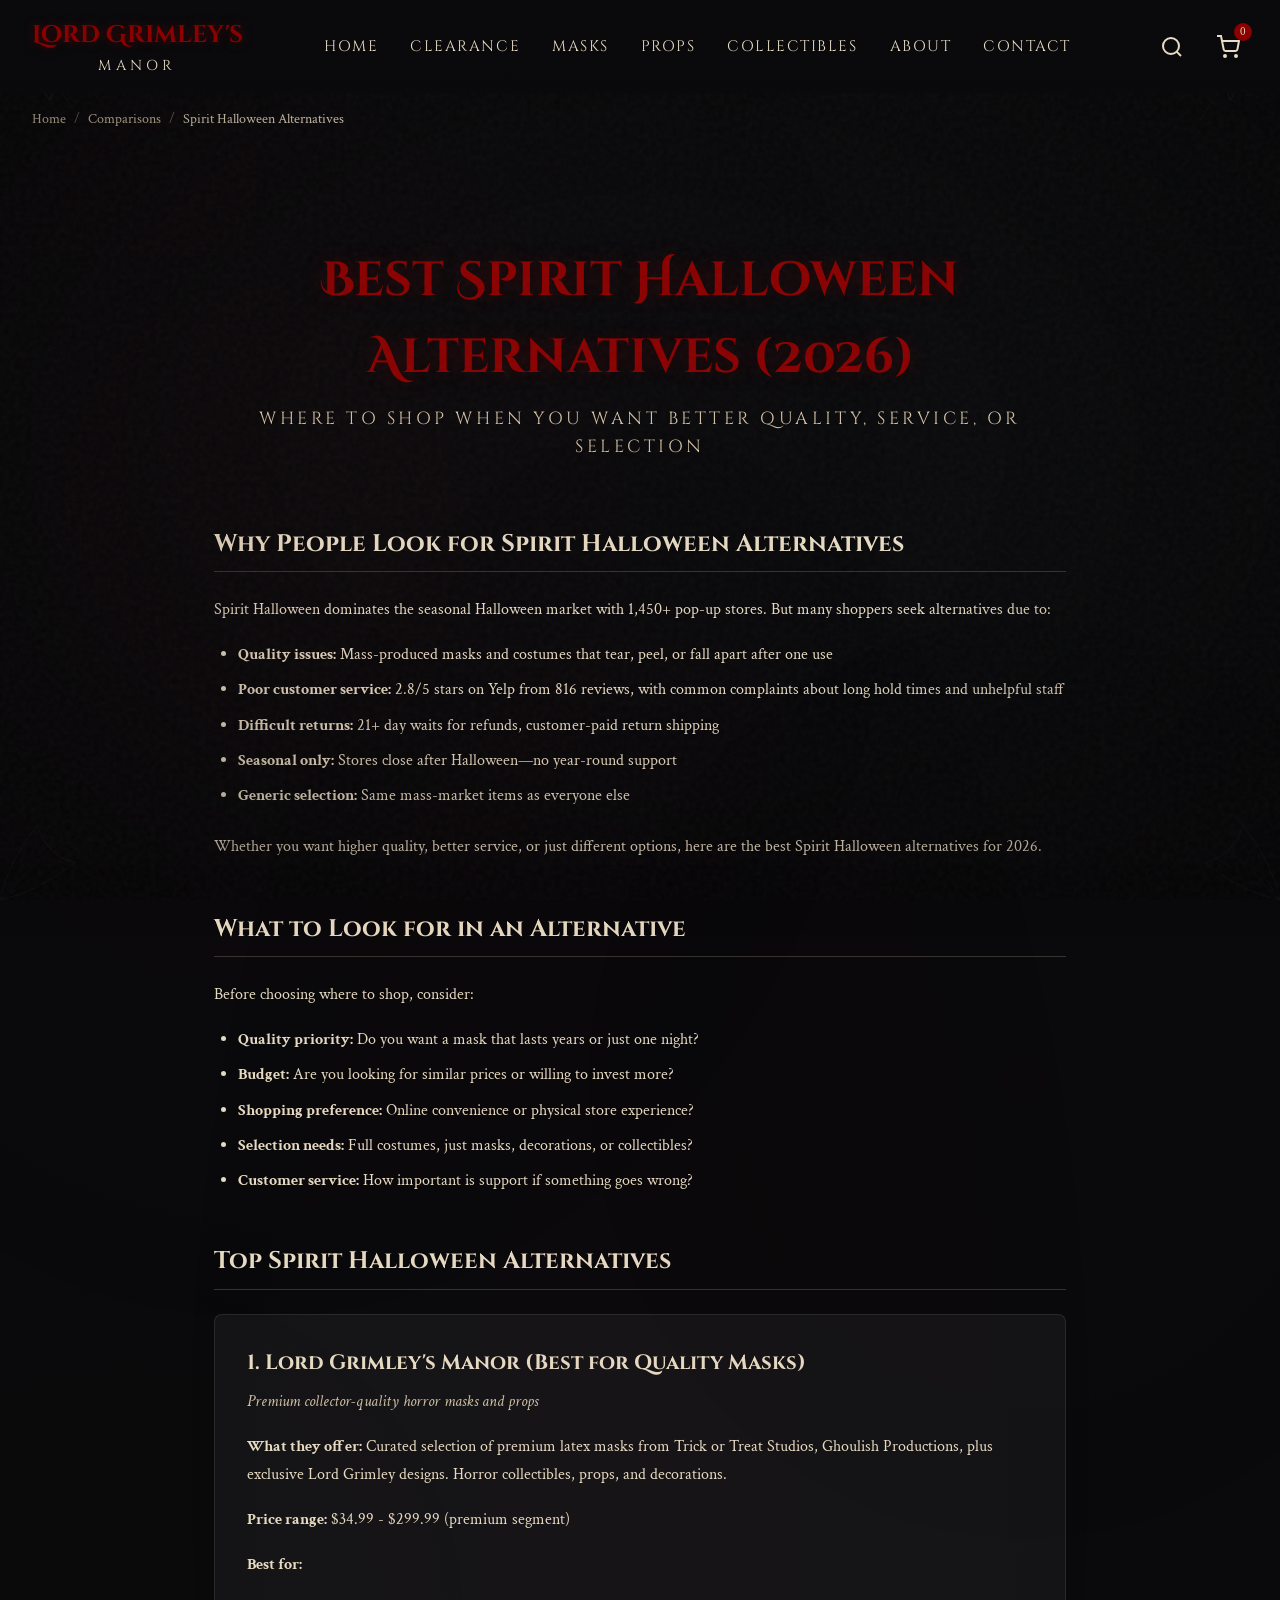
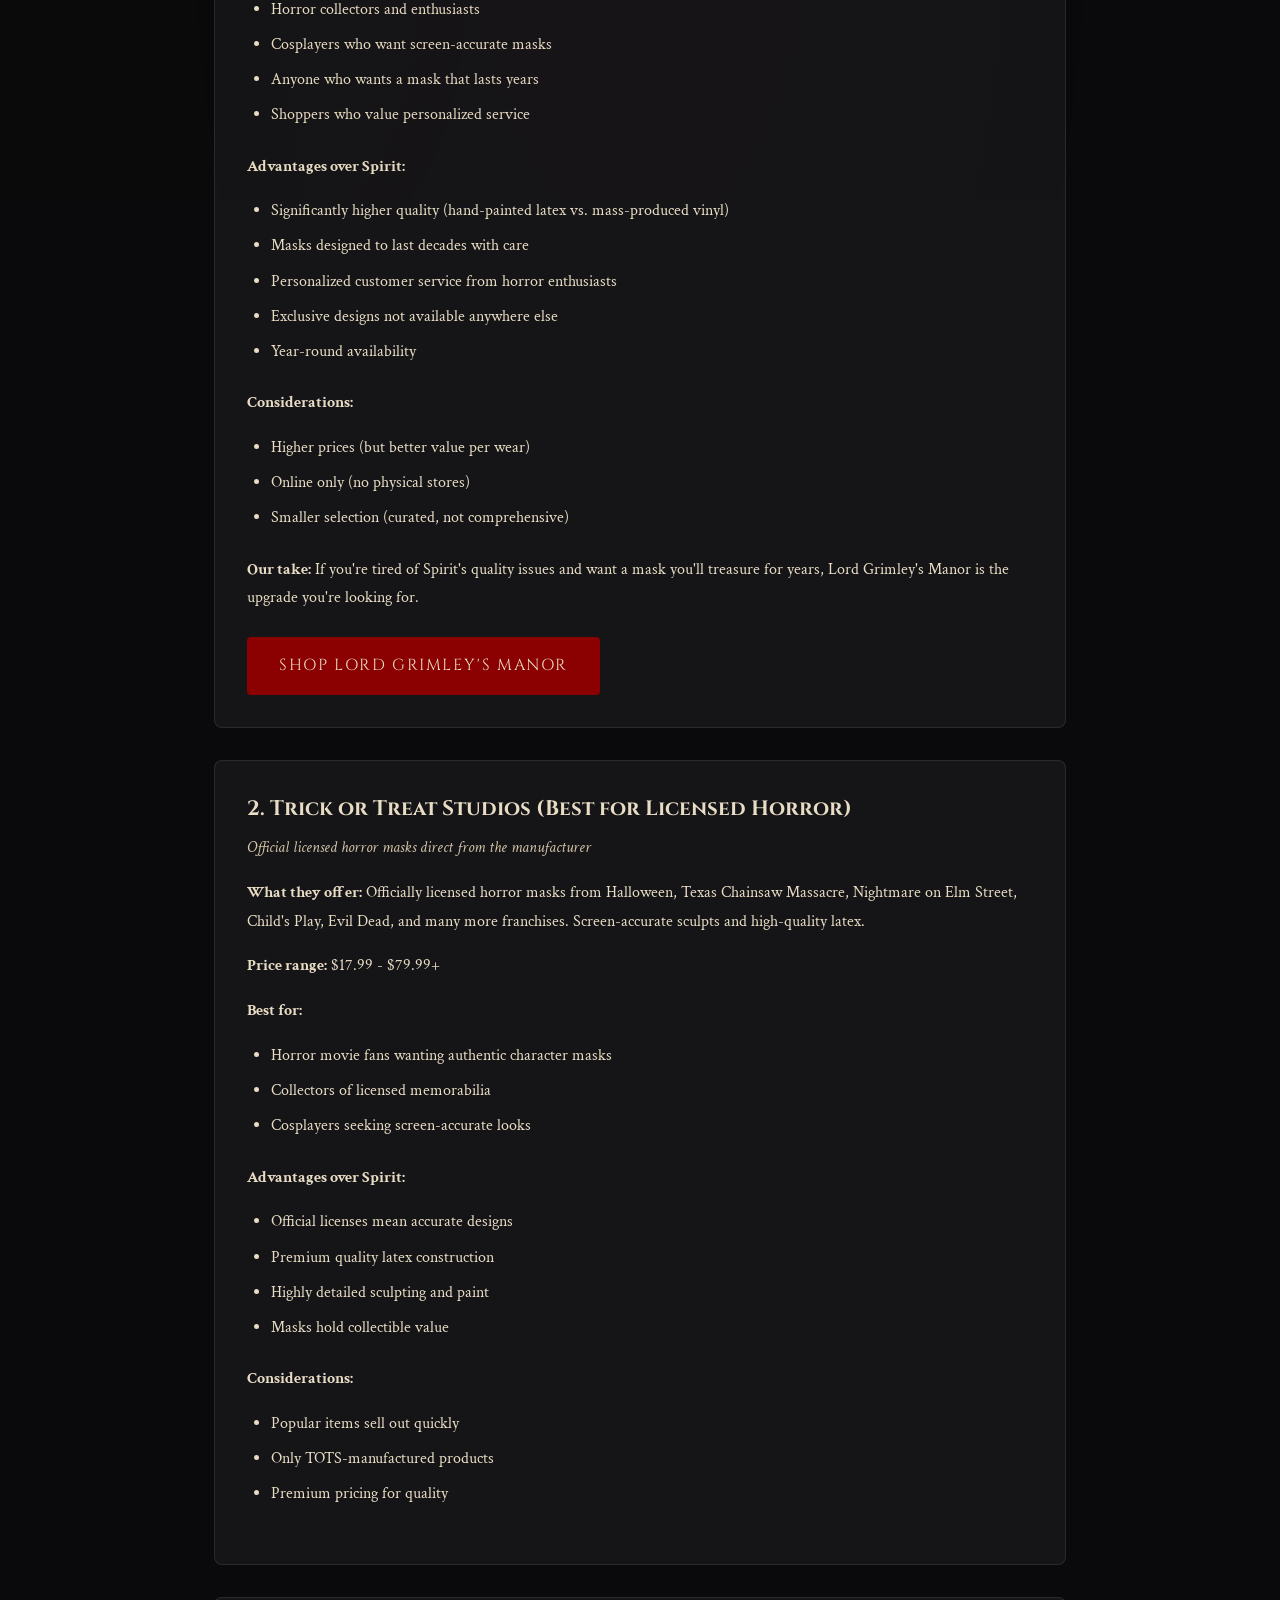
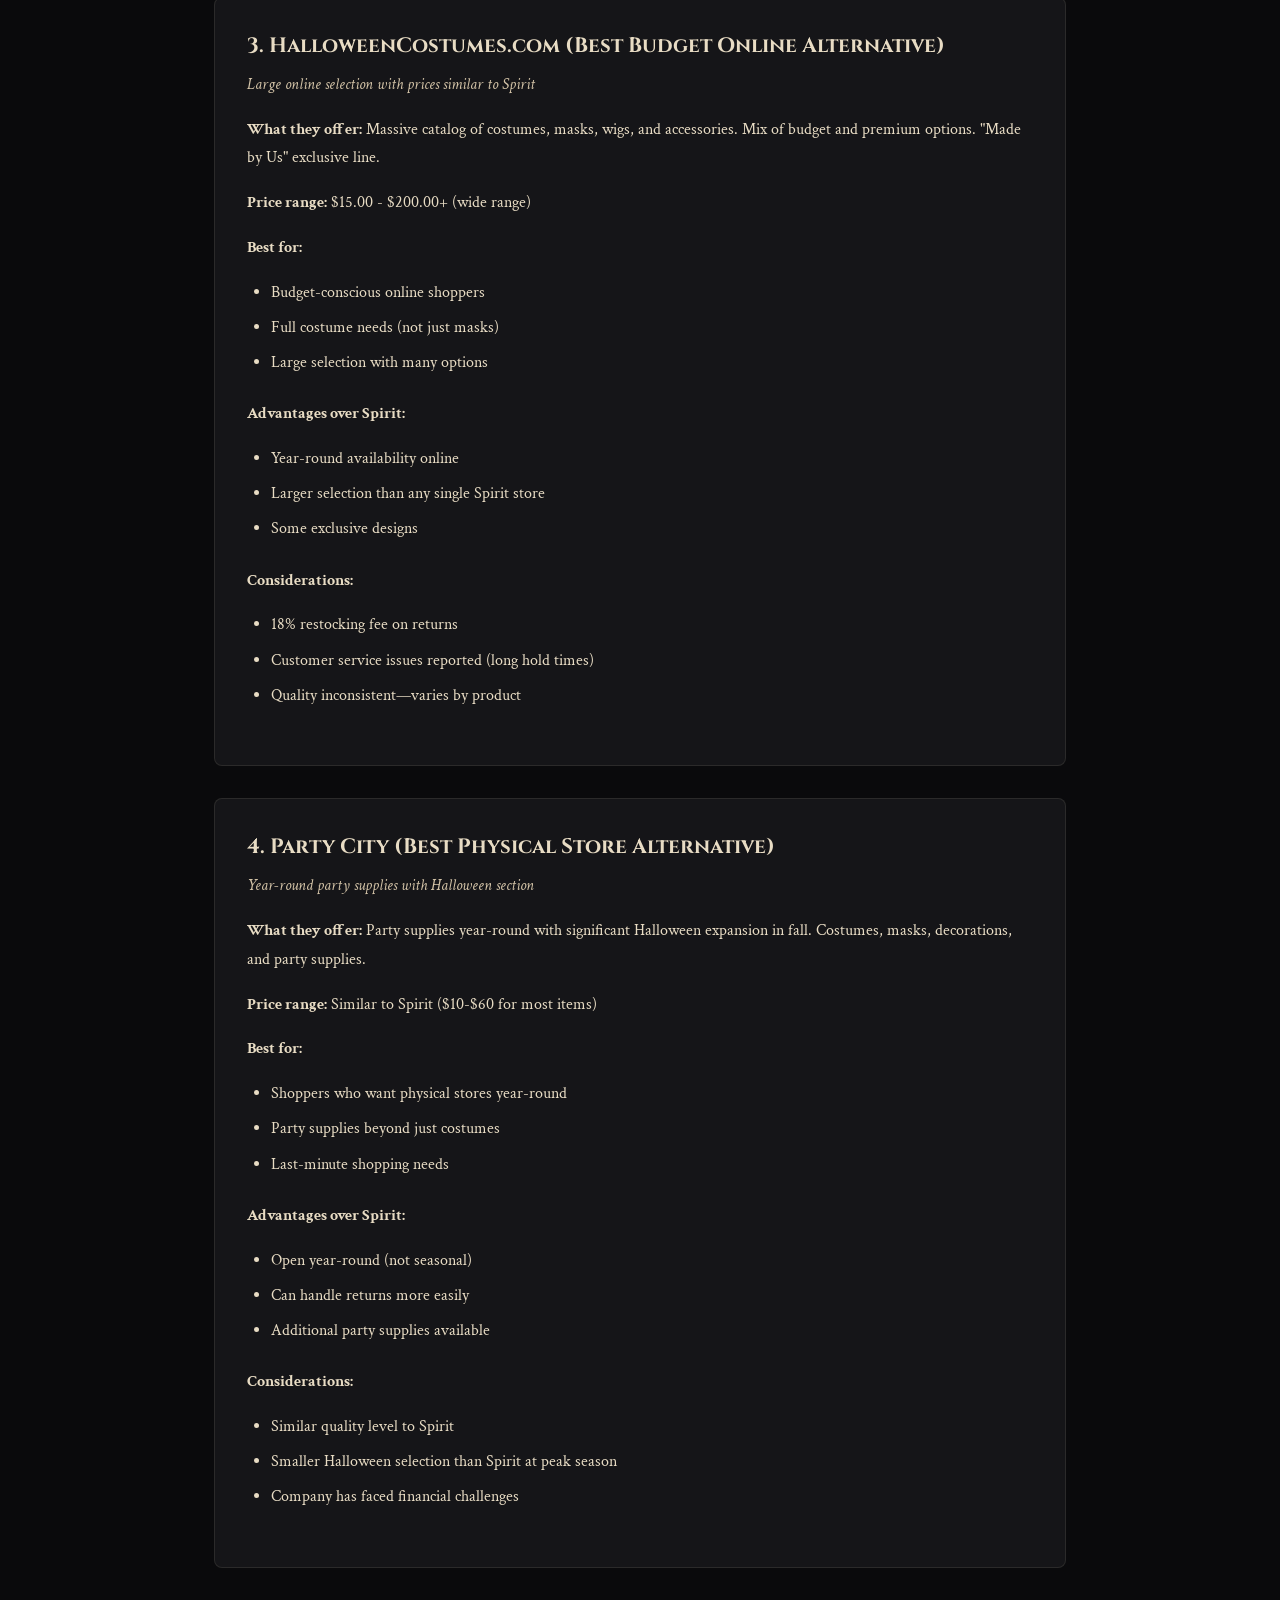
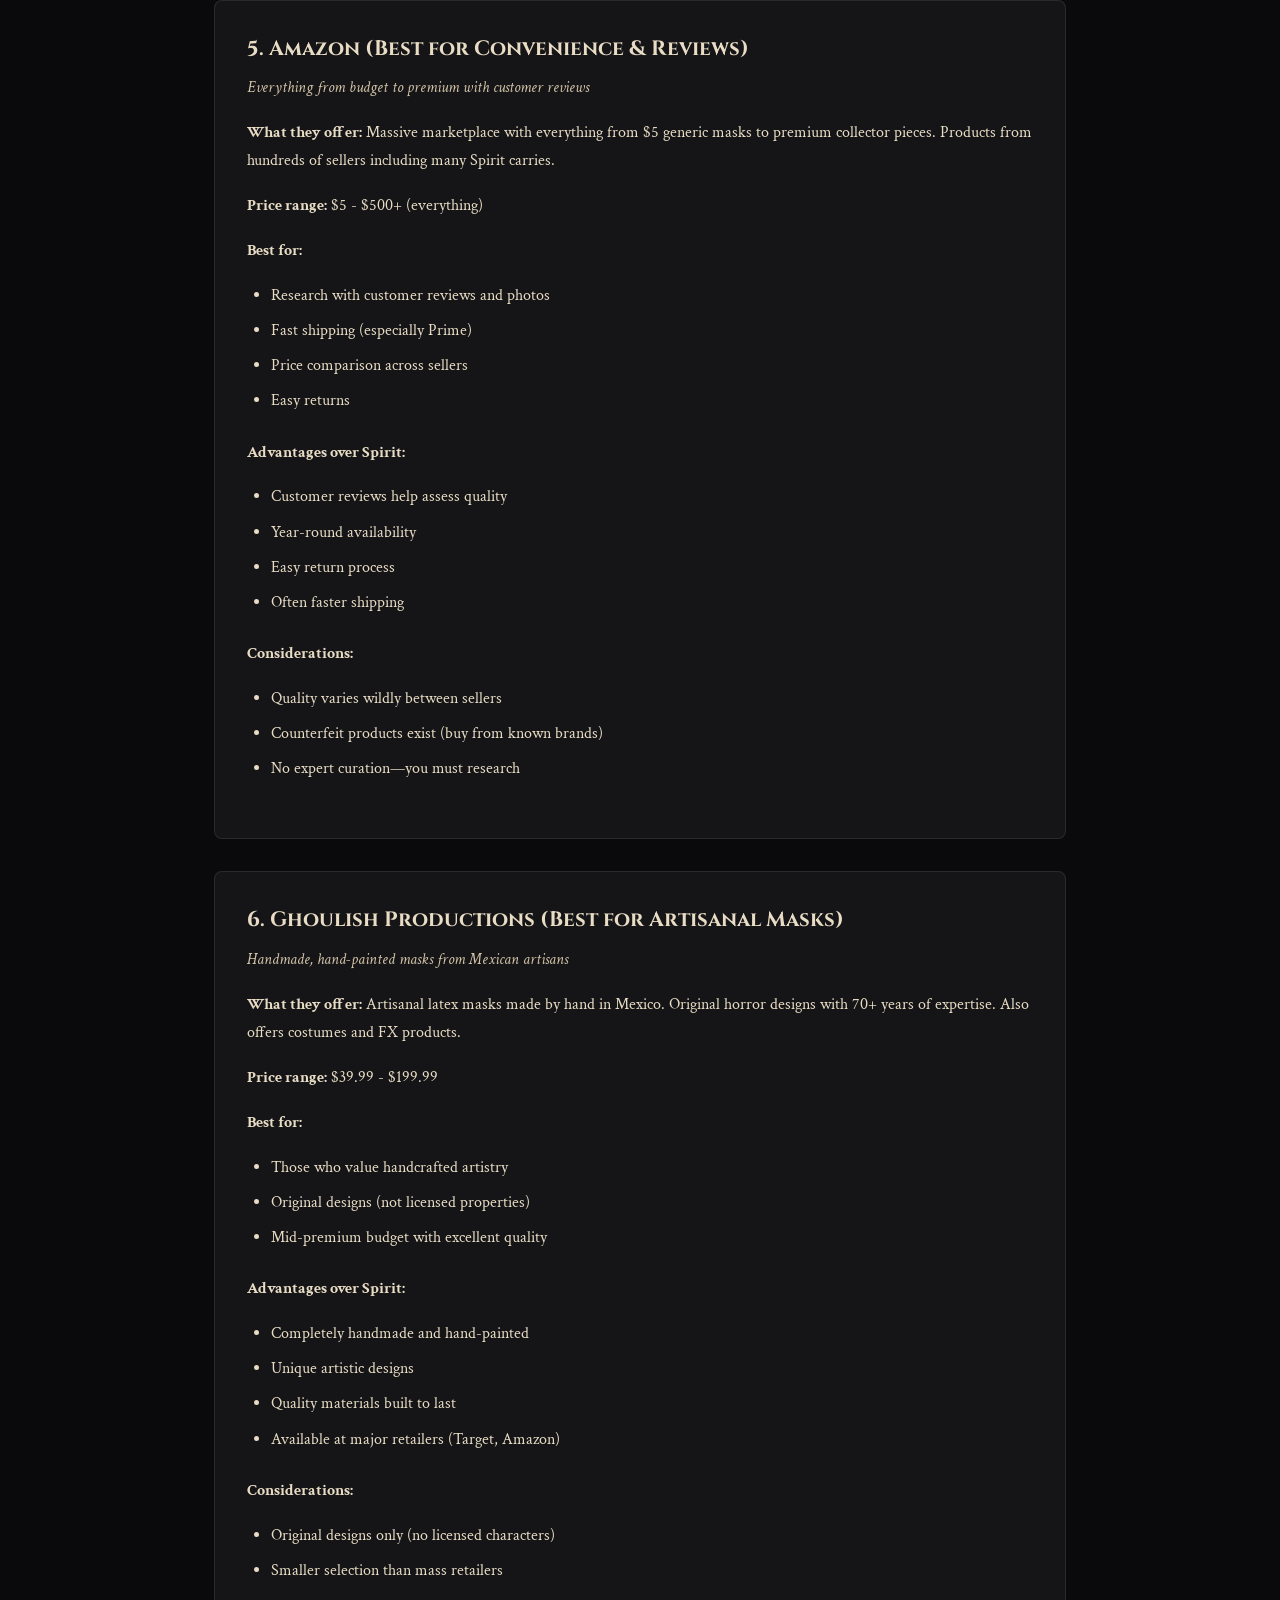
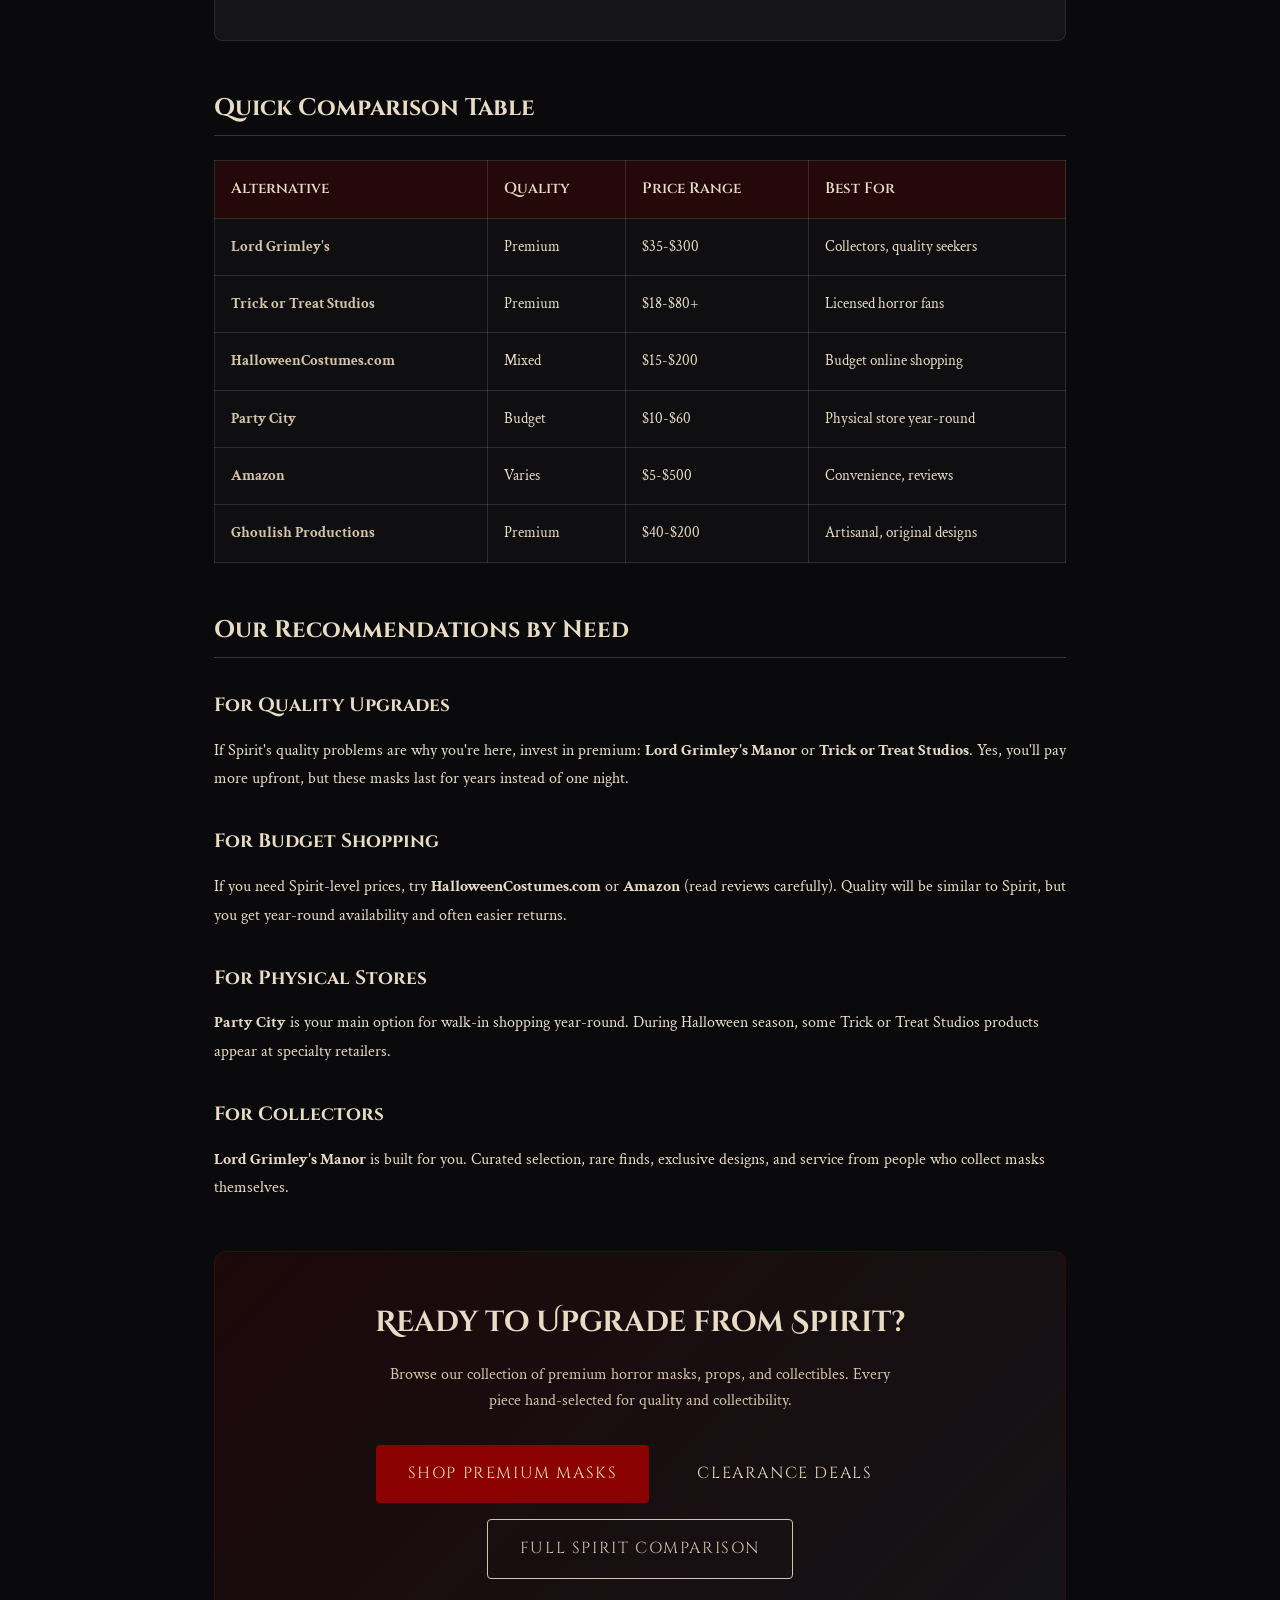
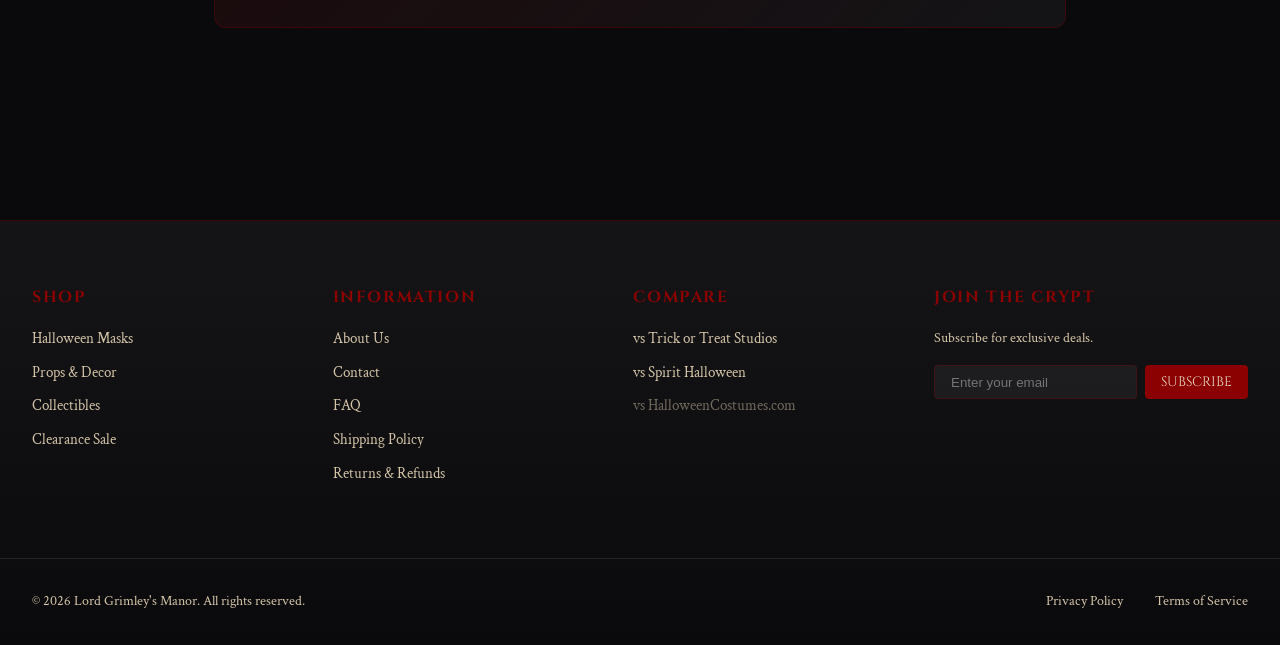
<file: pages/compare/spirit-halloween-alternatives.html>
<!DOCTYPE html>
<html lang="en">
<head>
  <meta charset="UTF-8">
  <meta name="viewport" content="width=device-width, initial-scale=1.0">
  <title>Best Spirit Halloween Alternatives 2026 | Premium Mask & Costume Options</title>
  <meta name="description" content="Looking for Spirit Halloween alternatives? Compare the best options for quality Halloween masks and costumes including Lord Grimley's Manor, Trick or Treat Studios, HalloweenCostumes.com, and more.">
  <link rel="canonical" href="https://www.lordgrimley.com/pages/compare/spirit-halloween-alternatives">

  <link rel="preconnect" href="https://fonts.googleapis.com">
  <link rel="preconnect" href="https://fonts.gstatic.com" crossorigin>
  <link href="https://fonts.googleapis.com/css2?family=Cinzel+Decorative:wght@400;700;900&family=Cinzel:wght@400;500;600;700&family=Crimson+Text:ital,wght@0,400;0,600;0,700;1,400&display=swap" rel="stylesheet">
  <link rel="stylesheet" href="../../styles.css">
  <link rel="stylesheet" href="../../effects.css">

  <script type="application/ld+json">
  {
    "@context": "https://schema.org",
    "@type": "FAQPage",
    "mainEntity": [
      {
        "@type": "Question",
        "name": "What is the best alternative to Spirit Halloween?",
        "acceptedAnswer": {
          "@type": "Answer",
          "text": "For quality Halloween masks, Lord Grimley's Manor and Trick or Treat Studios offer premium collector-grade options. For budget costumes similar to Spirit, try HalloweenCostumes.com or Amazon. For local shopping, Party City is the main alternative with year-round stores."
        }
      },
      {
        "@type": "Question",
        "name": "Why look for Spirit Halloween alternatives?",
        "acceptedAnswer": {
          "@type": "Answer",
          "text": "Common reasons include poor product quality (masks that tear after one wear), terrible customer service (2.8/5 on Yelp), difficult returns (21+ day waits), and seasonal-only availability. Many shoppers seek alternatives with better quality, customer service, or year-round shopping options."
        }
      }
    ]
  }
  </script>
</head>
<body>
  <!-- Header -->
  <header class="site-header">
    <div class="header-main">
      <a href="../../index.html" class="logo">
        <span class="logo-text">Lord Grimley's</span>
        <span class="logo-subtext">Manor</span>
      </a>
      <nav class="main-nav">
        <a href="../../index.html">Home</a>
        <a href="../collections.html?c=clearance-sale">Clearance</a>
        <a href="../collections.html?c=halloween-masks">Masks</a>
        <a href="../collections.html?c=props">Props</a>
        <a href="../collections.html?c=collectibles">Collectibles</a>
        <a href="../about.html">About</a>
        <a href="../contact.html">Contact</a>
      </nav>
      <div class="header-actions">
        <button class="search-toggle" aria-label="Search">
          <svg viewBox="0 0 24 24" width="24" height="24"><circle cx="11" cy="11" r="8"/><path d="m21 21-4.35-4.35"/></svg>
        </button>
        <a href="../cart.html" class="cart-link">
          <svg viewBox="0 0 24 24" width="24" height="24"><circle cx="9" cy="21" r="1"/><circle cx="20" cy="21" r="1"/><path d="M1 1h4l2.68 13.39a2 2 0 0 0 2 1.61h9.72a2 2 0 0 0 2-1.61L23 6H6"/></svg>
          <span class="cart-count">0</span>
        </a>
      </div>
    </div>
  </header>

  <!-- Breadcrumbs -->
  <nav class="breadcrumbs" aria-label="Breadcrumb">
    <ol>
      <li><a href="../../index.html">Home</a></li>
      <li><a href="index.html">Comparisons</a></li>
      <li>Spirit Halloween Alternatives</li>
    </ol>
  </nav>

  <!-- Page Content -->
  <main class="page-content">
    <article class="comparison-page">
      <header class="page-header">
        <h1 class="page-title">Best Spirit Halloween Alternatives (2026)</h1>
        <p class="page-subtitle">Where to Shop When You Want Better Quality, Service, or Selection</p>
      </header>

      <div class="comparison-content">
        <!-- Why Look for Alternatives -->
        <section class="comparison-section">
          <h2>Why People Look for Spirit Halloween Alternatives</h2>
          <p>Spirit Halloween dominates the seasonal Halloween market with 1,450+ pop-up stores. But many shoppers seek alternatives due to:</p>
          <ul>
            <li><strong>Quality issues:</strong> Mass-produced masks and costumes that tear, peel, or fall apart after one use</li>
            <li><strong>Poor customer service:</strong> 2.8/5 stars on Yelp from 816 reviews, with common complaints about long hold times and unhelpful staff</li>
            <li><strong>Difficult returns:</strong> 21+ day waits for refunds, customer-paid return shipping</li>
            <li><strong>Seasonal only:</strong> Stores close after Halloween—no year-round support</li>
            <li><strong>Generic selection:</strong> Same mass-market items as everyone else</li>
          </ul>
          <p>Whether you want higher quality, better service, or just different options, here are the best Spirit Halloween alternatives for 2026.</p>
        </section>

        <!-- What to Look For -->
        <section class="comparison-section">
          <h2>What to Look for in an Alternative</h2>
          <p>Before choosing where to shop, consider:</p>
          <ul>
            <li><strong>Quality priority:</strong> Do you want a mask that lasts years or just one night?</li>
            <li><strong>Budget:</strong> Are you looking for similar prices or willing to invest more?</li>
            <li><strong>Shopping preference:</strong> Online convenience or physical store experience?</li>
            <li><strong>Selection needs:</strong> Full costumes, just masks, decorations, or collectibles?</li>
            <li><strong>Customer service:</strong> How important is support if something goes wrong?</li>
          </ul>
        </section>

        <!-- Alternatives List -->
        <section class="comparison-section">
          <h2>Top Spirit Halloween Alternatives</h2>

          <!-- Lord Grimley's -->
          <div class="alternative-card">
            <h3>1. Lord Grimley's Manor (Best for Quality Masks)</h3>
            <p class="alternative-tagline"><em>Premium collector-quality horror masks and props</em></p>

            <div class="alternative-details">
              <p><strong>What they offer:</strong> Curated selection of premium latex masks from Trick or Treat Studios, Ghoulish Productions, plus exclusive Lord Grimley designs. Horror collectibles, props, and decorations.</p>

              <p><strong>Price range:</strong> $34.99 - $299.99 (premium segment)</p>

              <p><strong>Best for:</strong></p>
              <ul>
                <li>Horror collectors and enthusiasts</li>
                <li>Cosplayers who want screen-accurate masks</li>
                <li>Anyone who wants a mask that lasts years</li>
                <li>Shoppers who value personalized service</li>
              </ul>

              <p><strong>Advantages over Spirit:</strong></p>
              <ul>
                <li>Significantly higher quality (hand-painted latex vs. mass-produced vinyl)</li>
                <li>Masks designed to last decades with care</li>
                <li>Personalized customer service from horror enthusiasts</li>
                <li>Exclusive designs not available anywhere else</li>
                <li>Year-round availability</li>
              </ul>

              <p><strong>Considerations:</strong></p>
              <ul>
                <li>Higher prices (but better value per wear)</li>
                <li>Online only (no physical stores)</li>
                <li>Smaller selection (curated, not comprehensive)</li>
              </ul>

              <p><strong>Our take:</strong> If you're tired of Spirit's quality issues and want a mask you'll treasure for years, Lord Grimley's Manor is the upgrade you're looking for.</p>
            </div>

            <a href="../collections.html?c=halloween-masks" class="btn btn-primary">Shop Lord Grimley's Manor</a>
          </div>

          <!-- Trick or Treat Studios -->
          <div class="alternative-card">
            <h3>2. Trick or Treat Studios (Best for Licensed Horror)</h3>
            <p class="alternative-tagline"><em>Official licensed horror masks direct from the manufacturer</em></p>

            <div class="alternative-details">
              <p><strong>What they offer:</strong> Officially licensed horror masks from Halloween, Texas Chainsaw Massacre, Nightmare on Elm Street, Child's Play, Evil Dead, and many more franchises. Screen-accurate sculpts and high-quality latex.</p>

              <p><strong>Price range:</strong> $17.99 - $79.99+</p>

              <p><strong>Best for:</strong></p>
              <ul>
                <li>Horror movie fans wanting authentic character masks</li>
                <li>Collectors of licensed memorabilia</li>
                <li>Cosplayers seeking screen-accurate looks</li>
              </ul>

              <p><strong>Advantages over Spirit:</strong></p>
              <ul>
                <li>Official licenses mean accurate designs</li>
                <li>Premium quality latex construction</li>
                <li>Highly detailed sculpting and paint</li>
                <li>Masks hold collectible value</li>
              </ul>

              <p><strong>Considerations:</strong></p>
              <ul>
                <li>Popular items sell out quickly</li>
                <li>Only TOTS-manufactured products</li>
                <li>Premium pricing for quality</li>
              </ul>
            </div>
          </div>

          <!-- HalloweenCostumes.com -->
          <div class="alternative-card">
            <h3>3. HalloweenCostumes.com (Best Budget Online Alternative)</h3>
            <p class="alternative-tagline"><em>Large online selection with prices similar to Spirit</em></p>

            <div class="alternative-details">
              <p><strong>What they offer:</strong> Massive catalog of costumes, masks, wigs, and accessories. Mix of budget and premium options. "Made by Us" exclusive line.</p>

              <p><strong>Price range:</strong> $15.00 - $200.00+ (wide range)</p>

              <p><strong>Best for:</strong></p>
              <ul>
                <li>Budget-conscious online shoppers</li>
                <li>Full costume needs (not just masks)</li>
                <li>Large selection with many options</li>
              </ul>

              <p><strong>Advantages over Spirit:</strong></p>
              <ul>
                <li>Year-round availability online</li>
                <li>Larger selection than any single Spirit store</li>
                <li>Some exclusive designs</li>
              </ul>

              <p><strong>Considerations:</strong></p>
              <ul>
                <li>18% restocking fee on returns</li>
                <li>Customer service issues reported (long hold times)</li>
                <li>Quality inconsistent—varies by product</li>
              </ul>
            </div>
          </div>

          <!-- Party City -->
          <div class="alternative-card">
            <h3>4. Party City (Best Physical Store Alternative)</h3>
            <p class="alternative-tagline"><em>Year-round party supplies with Halloween section</em></p>

            <div class="alternative-details">
              <p><strong>What they offer:</strong> Party supplies year-round with significant Halloween expansion in fall. Costumes, masks, decorations, and party supplies.</p>

              <p><strong>Price range:</strong> Similar to Spirit ($10-$60 for most items)</p>

              <p><strong>Best for:</strong></p>
              <ul>
                <li>Shoppers who want physical stores year-round</li>
                <li>Party supplies beyond just costumes</li>
                <li>Last-minute shopping needs</li>
              </ul>

              <p><strong>Advantages over Spirit:</strong></p>
              <ul>
                <li>Open year-round (not seasonal)</li>
                <li>Can handle returns more easily</li>
                <li>Additional party supplies available</li>
              </ul>

              <p><strong>Considerations:</strong></p>
              <ul>
                <li>Similar quality level to Spirit</li>
                <li>Smaller Halloween selection than Spirit at peak season</li>
                <li>Company has faced financial challenges</li>
              </ul>
            </div>
          </div>

          <!-- Amazon -->
          <div class="alternative-card">
            <h3>5. Amazon (Best for Convenience & Reviews)</h3>
            <p class="alternative-tagline"><em>Everything from budget to premium with customer reviews</em></p>

            <div class="alternative-details">
              <p><strong>What they offer:</strong> Massive marketplace with everything from $5 generic masks to premium collector pieces. Products from hundreds of sellers including many Spirit carries.</p>

              <p><strong>Price range:</strong> $5 - $500+ (everything)</p>

              <p><strong>Best for:</strong></p>
              <ul>
                <li>Research with customer reviews and photos</li>
                <li>Fast shipping (especially Prime)</li>
                <li>Price comparison across sellers</li>
                <li>Easy returns</li>
              </ul>

              <p><strong>Advantages over Spirit:</strong></p>
              <ul>
                <li>Customer reviews help assess quality</li>
                <li>Year-round availability</li>
                <li>Easy return process</li>
                <li>Often faster shipping</li>
              </ul>

              <p><strong>Considerations:</strong></p>
              <ul>
                <li>Quality varies wildly between sellers</li>
                <li>Counterfeit products exist (buy from known brands)</li>
                <li>No expert curation—you must research</li>
              </ul>
            </div>
          </div>

          <!-- Ghoulish Productions -->
          <div class="alternative-card">
            <h3>6. Ghoulish Productions (Best for Artisanal Masks)</h3>
            <p class="alternative-tagline"><em>Handmade, hand-painted masks from Mexican artisans</em></p>

            <div class="alternative-details">
              <p><strong>What they offer:</strong> Artisanal latex masks made by hand in Mexico. Original horror designs with 70+ years of expertise. Also offers costumes and FX products.</p>

              <p><strong>Price range:</strong> $39.99 - $199.99</p>

              <p><strong>Best for:</strong></p>
              <ul>
                <li>Those who value handcrafted artistry</li>
                <li>Original designs (not licensed properties)</li>
                <li>Mid-premium budget with excellent quality</li>
              </ul>

              <p><strong>Advantages over Spirit:</strong></p>
              <ul>
                <li>Completely handmade and hand-painted</li>
                <li>Unique artistic designs</li>
                <li>Quality materials built to last</li>
                <li>Available at major retailers (Target, Amazon)</li>
              </ul>

              <p><strong>Considerations:</strong></p>
              <ul>
                <li>Original designs only (no licensed characters)</li>
                <li>Smaller selection than mass retailers</li>
              </ul>
            </div>
          </div>
        </section>

        <!-- Comparison Table -->
        <section class="comparison-section">
          <h2>Quick Comparison Table</h2>
          <div class="comparison-table-wrapper">
            <table class="comparison-table">
              <thead>
                <tr>
                  <th>Alternative</th>
                  <th>Quality</th>
                  <th>Price Range</th>
                  <th>Best For</th>
                </tr>
              </thead>
              <tbody>
                <tr>
                  <td><strong>Lord Grimley's</strong></td>
                  <td>Premium</td>
                  <td>$35-$300</td>
                  <td>Collectors, quality seekers</td>
                </tr>
                <tr>
                  <td><strong>Trick or Treat Studios</strong></td>
                  <td>Premium</td>
                  <td>$18-$80+</td>
                  <td>Licensed horror fans</td>
                </tr>
                <tr>
                  <td><strong>HalloweenCostumes.com</strong></td>
                  <td>Mixed</td>
                  <td>$15-$200</td>
                  <td>Budget online shopping</td>
                </tr>
                <tr>
                  <td><strong>Party City</strong></td>
                  <td>Budget</td>
                  <td>$10-$60</td>
                  <td>Physical store year-round</td>
                </tr>
                <tr>
                  <td><strong>Amazon</strong></td>
                  <td>Varies</td>
                  <td>$5-$500</td>
                  <td>Convenience, reviews</td>
                </tr>
                <tr>
                  <td><strong>Ghoulish Productions</strong></td>
                  <td>Premium</td>
                  <td>$40-$200</td>
                  <td>Artisanal, original designs</td>
                </tr>
              </tbody>
            </table>
          </div>
        </section>

        <!-- Recommendations -->
        <section class="comparison-section">
          <h2>Our Recommendations by Need</h2>

          <h3>For Quality Upgrades</h3>
          <p>If Spirit's quality problems are why you're here, invest in premium: <strong>Lord Grimley's Manor</strong> or <strong>Trick or Treat Studios</strong>. Yes, you'll pay more upfront, but these masks last for years instead of one night.</p>

          <h3>For Budget Shopping</h3>
          <p>If you need Spirit-level prices, try <strong>HalloweenCostumes.com</strong> or <strong>Amazon</strong> (read reviews carefully). Quality will be similar to Spirit, but you get year-round availability and often easier returns.</p>

          <h3>For Physical Stores</h3>
          <p><strong>Party City</strong> is your main option for walk-in shopping year-round. During Halloween season, some Trick or Treat Studios products appear at specialty retailers.</p>

          <h3>For Collectors</h3>
          <p><strong>Lord Grimley's Manor</strong> is built for you. Curated selection, rare finds, exclusive designs, and service from people who collect masks themselves.</p>
        </section>

        <!-- CTA -->
        <section class="comparison-cta">
          <h2>Ready to Upgrade from Spirit?</h2>
          <p>Browse our collection of premium horror masks, props, and collectibles. Every piece hand-selected for quality and collectibility.</p>
          <div class="cta-buttons">
            <a href="../collections.html?c=halloween-masks" class="btn btn-primary">Shop Premium Masks</a>
            <a href="../collections.html?c=clearance-sale" class="btn btn-secondary">Clearance Deals</a>
            <a href="lord-grimley-vs-spirit-halloween.html" class="btn btn-tertiary">Full Spirit Comparison</a>
          </div>
        </section>
      </div>
    </article>
  </main>

  <!-- Footer -->
  <footer class="site-footer">
    <div class="footer-content">
      <div class="footer-section">
        <h3>Shop</h3>
        <ul>
          <li><a href="../collections.html?c=halloween-masks">Halloween Masks</a></li>
          <li><a href="../collections.html?c=props">Props & Decor</a></li>
          <li><a href="../collections.html?c=collectibles">Collectibles</a></li>
          <li><a href="../collections.html?c=clearance-sale">Clearance Sale</a></li>
        </ul>
      </div>
      <div class="footer-section">
        <h3>Information</h3>
        <ul>
          <li><a href="../about.html">About Us</a></li>
          <li><a href="../contact.html">Contact</a></li>
          <li><a href="../faq.html">FAQ</a></li>
          <li><a href="../shipping.html">Shipping Policy</a></li>
          <li><a href="../returns.html">Returns & Refunds</a></li>
        </ul>
      </div>
      <div class="footer-section">
        <h3>Compare</h3>
        <ul>
          <li><a href="lord-grimley-vs-trick-or-treat-studios.html">vs Trick or Treat Studios</a></li>
          <li><a href="lord-grimley-vs-spirit-halloween.html">vs Spirit Halloween</a></li>
          <li><a href="#" class="coming-soon">vs HalloweenCostumes.com</a></li>
        </ul>
      </div>
      <div class="footer-section footer-newsletter">
        <h3>Join the Crypt</h3>
        <p>Subscribe for exclusive deals.</p>
        <form class="newsletter-form">
          <input type="email" placeholder="Enter your email" required>
          <button type="submit">Subscribe</button>
        </form>
      </div>
    </div>
    <div class="footer-bottom">
      <p>&copy; 2026 Lord Grimley's Manor. All rights reserved.</p>
      <div class="footer-links">
        <a href="../privacy.html">Privacy Policy</a>
        <a href="../terms.html">Terms of Service</a>
      </div>
    </div>
  </footer>

  <script src="../../effects.js"></script>
</body>
</html>
</file>
<file: styles.css>
/* ========================================
   LORD GRIMLEY'S MANOR - SHARED STYLES
   Shopify-ready CSS Variables & Components
   ======================================== */

:root {
  /* Brand Colors */
  --blood: #8B0000;
  --blood-bright: #C41E3A;
  --blood-dark: #5C0000;
  --bone: #E8DCC4;
  --bone-dark: #D4C4A8;
  --midnight: #0A0A0C;
  --shadow: #151518;
  --fog: rgba(232, 220, 196, 0.03);
  --candle: #FFD93D;
  --candle-glow: rgba(255, 217, 61, 0.15);
  --rust: #8B4513;
  --moss: #2D4A3E;

  /* Typography */
  --font-display: 'Cinzel Decorative', serif;
  --font-heading: 'Cinzel', serif;
  --font-body: 'Crimson Text', Georgia, serif;

  /* Spacing */
  --space-xs: 0.25rem;
  --space-sm: 0.5rem;
  --space-md: 1rem;
  --space-lg: 2rem;
  --space-xl: 4rem;

  /* Transitions */
  --transition-fast: 0.15s ease;
  --transition-base: 0.3s ease;
  --transition-slow: 0.5s ease;

  /* Shadows */
  --shadow-sm: 0 2px 4px rgba(0, 0, 0, 0.3);
  --shadow-md: 0 4px 12px rgba(0, 0, 0, 0.4);
  --shadow-lg: 0 8px 24px rgba(0, 0, 0, 0.5);
  --shadow-glow: 0 0 20px rgba(139, 0, 0, 0.3);
}

/* Reset */
*, *::before, *::after {
  margin: 0;
  padding: 0;
  box-sizing: border-box;
}

html {
  scroll-behavior: smooth;
}

body {
  font-family: var(--font-body);
  background: var(--midnight);
  color: var(--bone);
  min-height: 100vh;
  line-height: 1.6;
}

a {
  color: var(--bone);
  text-decoration: none;
  transition: color var(--transition-fast);
}

a:hover {
  color: var(--blood-bright);
}

img {
  max-width: 100%;
  height: auto;
}

/* ========================================
   HEADER
   ======================================== */
.site-header {
  position: sticky;
  top: 0;
  z-index: 1000;
  background: linear-gradient(180deg, var(--midnight) 0%, rgba(10, 10, 12, 0.95) 100%);
  backdrop-filter: blur(10px);
}

.announcement-bar {
  background: linear-gradient(90deg, var(--blood-dark), var(--blood), var(--blood-dark));
  padding: var(--space-sm) var(--space-md);
  text-align: center;
}

.announcement-bar p {
  font-size: 0.85rem;
  color: var(--bone);
  margin: 0;
}

.header-main {
  display: flex;
  align-items: center;
  justify-content: space-between;
  padding: var(--space-md) var(--space-lg);
  max-width: 1400px;
  margin: 0 auto;
}

.logo {
  display: flex;
  flex-direction: column;
  align-items: center;
  text-decoration: none;
}

.logo-text {
  font-family: var(--font-display);
  font-size: 1.5rem;
  font-weight: 700;
  color: var(--blood);
  text-shadow: 0 0 10px rgba(139, 0, 0, 0.5);
}

.logo-subtext {
  font-family: var(--font-heading);
  font-size: 0.9rem;
  color: var(--bone);
  letter-spacing: 0.3em;
  text-transform: uppercase;
}

.main-nav {
  display: flex;
  gap: var(--space-lg);
}

.main-nav a {
  font-family: var(--font-heading);
  font-size: 0.95rem;
  text-transform: uppercase;
  letter-spacing: 0.1em;
  padding: var(--space-sm) 0;
  position: relative;
}

.main-nav a::after {
  content: '';
  position: absolute;
  bottom: 0;
  left: 0;
  width: 0;
  height: 2px;
  background: var(--blood);
  transition: width var(--transition-base);
}

.main-nav a:hover::after,
.main-nav a.active::after {
  width: 100%;
}

.header-actions {
  display: flex;
  align-items: center;
  gap: var(--space-md);
}

.search-toggle,
.cart-link {
  background: none;
  border: none;
  color: var(--bone);
  cursor: pointer;
  padding: var(--space-sm);
  display: flex;
  align-items: center;
  position: relative;
}

.search-toggle svg,
.cart-link svg {
  stroke: currentColor;
  fill: none;
  stroke-width: 2;
}

.cart-count {
  position: absolute;
  top: -4px;
  right: -4px;
  background: var(--blood);
  color: var(--bone);
  font-size: 0.7rem;
  width: 18px;
  height: 18px;
  border-radius: 50%;
  display: flex;
  align-items: center;
  justify-content: center;
}

/* ========================================
   BREADCRUMBS
   ======================================== */
.breadcrumbs {
  padding: var(--space-md) var(--space-lg);
  max-width: 1400px;
  margin: 0 auto;
}

.breadcrumbs ol {
  display: flex;
  align-items: center;
  gap: var(--space-sm);
  list-style: none;
  font-size: 0.85rem;
}

.breadcrumbs li:not(:last-child)::after {
  content: '/';
  margin-left: var(--space-sm);
  color: var(--bone-dark);
  opacity: 0.5;
}

.breadcrumbs a {
  color: var(--bone-dark);
}

.breadcrumbs a:hover {
  color: var(--blood-bright);
}

/* ========================================
   PAGE CONTENT
   ======================================== */
.page-content {
  max-width: 1000px;
  margin: 0 auto;
  padding: var(--space-xl) var(--space-lg);
}

.page-header {
  text-align: center;
  margin-bottom: var(--space-xl);
}

.page-title {
  font-family: var(--font-display);
  font-size: 3rem;
  color: var(--blood);
  margin-bottom: var(--space-sm);
  text-shadow: 0 0 20px rgba(139, 0, 0, 0.3);
}

.page-subtitle {
  font-family: var(--font-heading);
  font-size: 1.1rem;
  color: var(--bone-dark);
  letter-spacing: 0.2em;
  text-transform: uppercase;
}

/* ========================================
   ABOUT PAGE
   ======================================== */
.about-hero-image {
  width: 100%;
  max-height: 400px;
  object-fit: cover;
  border-radius: 4px;
  margin-bottom: var(--space-xl);
  box-shadow: var(--shadow-lg);
}

.content-block {
  margin-bottom: var(--space-xl);
}

.content-block h2 {
  font-family: var(--font-heading);
  font-size: 1.8rem;
  color: var(--blood);
  margin-bottom: var(--space-md);
  border-bottom: 1px solid rgba(139, 0, 0, 0.3);
  padding-bottom: var(--space-sm);
}

.content-block p {
  margin-bottom: var(--space-md);
  font-size: 1.1rem;
}

.feature-list {
  list-style: none;
  padding-left: 0;
}

.feature-list li {
  padding: var(--space-sm) 0;
  padding-left: var(--space-lg);
  position: relative;
}

.feature-list li::before {
  content: '🩸';
  position: absolute;
  left: 0;
}

.manor-quote {
  font-family: var(--font-display);
  font-size: 1.5rem;
  color: var(--blood);
  text-align: center;
  padding: var(--space-lg);
  margin: var(--space-lg) 0;
  border-left: 4px solid var(--blood);
  background: rgba(139, 0, 0, 0.1);
}

.social-links {
  display: flex;
  gap: var(--space-md);
  justify-content: center;
  margin-top: var(--space-lg);
}

.social-link {
  display: flex;
  align-items: center;
  justify-content: center;
  width: 50px;
  height: 50px;
  border: 2px solid var(--blood);
  border-radius: 50%;
  transition: all var(--transition-base);
}

.social-link:hover {
  background: var(--blood);
  transform: translateY(-3px);
}

.social-link svg {
  stroke: currentColor;
  fill: none;
  stroke-width: 2;
}

/* ========================================
   CONTACT PAGE
   ======================================== */
.contact-grid {
  display: grid;
  grid-template-columns: 1fr 1.5fr;
  gap: var(--space-xl);
}

@media (max-width: 900px) {
  .contact-grid {
    grid-template-columns: 1fr;
  }
}

.info-card {
  background: rgba(255, 255, 255, 0.03);
  border: 1px solid rgba(139, 0, 0, 0.2);
  border-radius: 8px;
  padding: var(--space-lg);
  margin-bottom: var(--space-md);
  text-align: center;
}

.info-icon {
  margin-bottom: var(--space-md);
  color: var(--blood);
}

.info-icon svg {
  stroke: currentColor;
  fill: none;
  stroke-width: 1.5;
}

.info-card h3 {
  font-family: var(--font-heading);
  color: var(--bone);
  margin-bottom: var(--space-sm);
}

.info-card a {
  color: var(--blood-bright);
  font-size: 1.1rem;
}

.response-time {
  font-size: 0.85rem;
  color: var(--bone-dark);
  margin-top: var(--space-sm);
}

.hours-list {
  list-style: none;
  text-align: left;
}

.hours-list li {
  display: flex;
  justify-content: space-between;
  padding: var(--space-xs) 0;
  border-bottom: 1px solid rgba(255, 255, 255, 0.1);
}

.hours-list span {
  color: var(--bone-dark);
}

address {
  font-style: normal;
  line-height: 1.8;
}

/* Contact Form */
.contact-form-section h2 {
  font-family: var(--font-heading);
  font-size: 1.5rem;
  color: var(--blood);
  margin-bottom: var(--space-lg);
}

.contact-form {
  display: grid;
  grid-template-columns: 1fr 1fr;
  gap: var(--space-md);
}

.form-group {
  display: flex;
  flex-direction: column;
}

.form-group.full-width {
  grid-column: 1 / -1;
}

.form-group label {
  font-family: var(--font-heading);
  font-size: 0.9rem;
  margin-bottom: var(--space-xs);
  color: var(--bone);
}

.form-group input,
.form-group select,
.form-group textarea {
  background: rgba(255, 255, 255, 0.05);
  border: 1px solid rgba(139, 0, 0, 0.3);
  border-radius: 4px;
  padding: var(--space-md);
  color: var(--bone);
  font-family: var(--font-body);
  font-size: 1rem;
  transition: border-color var(--transition-fast);
}

.form-group input:focus,
.form-group select:focus,
.form-group textarea:focus {
  outline: none;
  border-color: var(--blood);
  box-shadow: 0 0 10px rgba(139, 0, 0, 0.2);
}

.form-group select {
  cursor: pointer;
}

.form-group textarea {
  resize: vertical;
  min-height: 150px;
}

/* ========================================
   BUTTONS
   ======================================== */
.btn {
  display: inline-flex;
  align-items: center;
  gap: var(--space-sm);
  padding: var(--space-md) var(--space-lg);
  border: none;
  border-radius: 4px;
  font-family: var(--font-heading);
  font-size: 1rem;
  text-transform: uppercase;
  letter-spacing: 0.1em;
  cursor: pointer;
  transition: all var(--transition-base);
}

.btn-primary {
  background: var(--blood);
  color: var(--bone);
}

.btn-primary:hover {
  background: var(--blood-bright);
  transform: translateY(-2px);
  box-shadow: var(--shadow-glow);
}

.btn-large {
  padding: var(--space-md) var(--space-xl);
  font-size: 1.1rem;
}

.btn svg {
  stroke: currentColor;
  fill: none;
  stroke-width: 2;
}

/* ========================================
   FAQ PAGE
   ======================================== */
.faq-nav {
  display: flex;
  flex-wrap: wrap;
  gap: var(--space-sm);
  justify-content: center;
  margin-bottom: var(--space-xl);
}

.faq-nav-link {
  padding: var(--space-sm) var(--space-md);
  background: rgba(139, 0, 0, 0.2);
  border-radius: 4px;
  font-family: var(--font-heading);
  font-size: 0.9rem;
  text-transform: uppercase;
}

.faq-nav-link:hover {
  background: var(--blood);
}

.faq-section {
  margin-bottom: var(--space-xl);
}

.faq-section h2 {
  font-family: var(--font-heading);
  font-size: 1.8rem;
  color: var(--blood);
  margin-bottom: var(--space-lg);
  border-bottom: 2px solid var(--blood);
  padding-bottom: var(--space-sm);
}

.faq-item {
  margin-bottom: var(--space-lg);
  padding-bottom: var(--space-lg);
  border-bottom: 1px solid rgba(255, 255, 255, 0.1);
}

.faq-item h3 {
  font-family: var(--font-heading);
  font-size: 1.2rem;
  color: var(--bone);
  margin-bottom: var(--space-md);
}

.faq-answer {
  color: var(--bone-dark);
}

.faq-answer ul,
.faq-answer ol {
  margin: var(--space-md) 0;
  padding-left: var(--space-lg);
}

.faq-answer li {
  margin-bottom: var(--space-sm);
}

.faq-cta {
  text-align: center;
  padding: var(--space-xl);
  background: rgba(139, 0, 0, 0.1);
  border-radius: 8px;
}

.faq-cta h2 {
  font-family: var(--font-heading);
  font-size: 1.5rem;
  color: var(--bone);
  margin-bottom: var(--space-md);
}

/* ========================================
   POLICY PAGES
   ======================================== */
.policy-section {
  margin-bottom: var(--space-xl);
}

.policy-section h2 {
  font-family: var(--font-heading);
  font-size: 1.5rem;
  color: var(--blood);
  margin-bottom: var(--space-md);
}

.policy-section h3 {
  font-family: var(--font-heading);
  font-size: 1.2rem;
  color: var(--bone);
  margin: var(--space-lg) 0 var(--space-sm);
}

.policy-section ul,
.policy-section ol {
  margin: var(--space-md) 0;
  padding-left: var(--space-lg);
}

.policy-section li {
  margin-bottom: var(--space-sm);
}

.highlight-box {
  background: rgba(139, 0, 0, 0.1);
  border-left: 4px solid var(--blood);
  padding: var(--space-lg);
  border-radius: 0 8px 8px 0;
}

.highlight-box ul {
  list-style: none;
  padding: 0;
}

.highlight-box li {
  padding: var(--space-sm) 0;
}

.shipping-table {
  width: 100%;
  border-collapse: collapse;
  margin: var(--space-md) 0;
}

.shipping-table th,
.shipping-table td {
  padding: var(--space-md);
  text-align: left;
  border-bottom: 1px solid rgba(255, 255, 255, 0.1);
}

.shipping-table th {
  font-family: var(--font-heading);
  color: var(--blood);
  background: rgba(139, 0, 0, 0.1);
}

.shipping-table tr:hover {
  background: rgba(255, 255, 255, 0.02);
}

.note {
  font-size: 0.9rem;
  color: var(--bone-dark);
  font-style: italic;
}

.numbered-steps {
  counter-reset: step;
  list-style: none;
  padding: 0;
}

.numbered-steps > li {
  counter-increment: step;
  position: relative;
  padding-left: 60px;
  margin-bottom: var(--space-lg);
}

.numbered-steps > li::before {
  content: counter(step);
  position: absolute;
  left: 0;
  top: 0;
  width: 40px;
  height: 40px;
  background: var(--blood);
  color: var(--bone);
  font-family: var(--font-heading);
  font-size: 1.2rem;
  display: flex;
  align-items: center;
  justify-content: center;
  border-radius: 50%;
}

.numbered-steps h3 {
  font-family: var(--font-heading);
  font-size: 1.1rem;
  color: var(--bone);
  margin-bottom: var(--space-sm);
}

/* ========================================
   COLLECTION PAGE
   ======================================== */
.collection-layout {
  display: grid;
  grid-template-columns: 260px 1fr;
  gap: var(--space-xl);
  max-width: 1400px;
  margin: 0 auto;
  padding: var(--space-lg);
}

@media (max-width: 900px) {
  .collection-layout {
    grid-template-columns: 1fr;
  }

  .collection-sidebar {
    display: none;
  }
}

.collection-sidebar {
  position: sticky;
  top: 120px;
  height: fit-content;
}

.sidebar-section {
  margin-bottom: var(--space-lg);
  padding-bottom: var(--space-lg);
  border-bottom: 1px solid rgba(255, 255, 255, 0.1);
}

.sidebar-title {
  font-family: var(--font-heading);
  font-size: 1rem;
  color: var(--blood);
  margin-bottom: var(--space-md);
  text-transform: uppercase;
  letter-spacing: 0.1em;
}

.category-list {
  list-style: none;
}

.category-link {
  display: block;
  padding: var(--space-sm) 0;
  font-size: 0.95rem;
  transition: all var(--transition-fast);
}

.category-link:hover,
.category-link.active {
  color: var(--blood-bright);
  padding-left: var(--space-sm);
}

.filter-option {
  display: flex;
  align-items: center;
  gap: var(--space-sm);
  padding: var(--space-xs) 0;
  cursor: pointer;
}

.filter-option input {
  accent-color: var(--blood);
}

/* Collection Header */
.collection-header {
  display: flex;
  justify-content: space-between;
  align-items: flex-start;
  margin-bottom: var(--space-lg);
  flex-wrap: wrap;
  gap: var(--space-md);
}

.collection-title {
  font-family: var(--font-display);
  font-size: 2.5rem;
  color: var(--blood);
  margin-bottom: var(--space-sm);
}

.collection-description {
  color: var(--bone-dark);
  max-width: 600px;
}

.collection-controls {
  display: flex;
  align-items: center;
  gap: var(--space-md);
}

.sort-control {
  display: flex;
  align-items: center;
  gap: var(--space-sm);
}

.sort-control label {
  font-size: 0.9rem;
  color: var(--bone-dark);
}

.sort-control select {
  background: rgba(255, 255, 255, 0.05);
  border: 1px solid rgba(139, 0, 0, 0.3);
  color: var(--bone);
  padding: var(--space-sm) var(--space-md);
  border-radius: 4px;
  cursor: pointer;
}

.view-toggle {
  display: flex;
  gap: var(--space-xs);
}

.view-btn {
  background: none;
  border: 1px solid rgba(255, 255, 255, 0.2);
  color: var(--bone-dark);
  padding: var(--space-sm);
  cursor: pointer;
  transition: all var(--transition-fast);
}

.view-btn:hover,
.view-btn.active {
  border-color: var(--blood);
  color: var(--blood);
}

.view-btn svg {
  stroke: currentColor;
  fill: currentColor;
}

.product-count {
  font-size: 0.9rem;
  color: var(--bone-dark);
  margin-bottom: var(--space-md);
}

/* Product Grid */
.product-grid {
  display: grid;
  grid-template-columns: repeat(auto-fill, minmax(250px, 1fr));
  gap: var(--space-lg);
}

.product-card {
  background: rgba(255, 255, 255, 0.03);
  border: 1px solid rgba(139, 0, 0, 0.2);
  border-radius: 8px;
  overflow: hidden;
  position: relative;
  transition: all var(--transition-base);
}

.product-card:hover {
  border-color: var(--blood);
  transform: translateY(-4px);
  box-shadow: var(--shadow-glow);
}

.product-badge {
  position: absolute;
  top: var(--space-sm);
  left: var(--space-sm);
  padding: var(--space-xs) var(--space-sm);
  font-family: var(--font-heading);
  font-size: 0.75rem;
  text-transform: uppercase;
  border-radius: 4px;
  z-index: 2;
}

.product-badge.sale {
  background: var(--blood);
  color: var(--bone);
}

.product-badge.featured {
  background: var(--candle);
  color: var(--midnight);
}

.product-image-wrapper {
  position: relative;
  aspect-ratio: 1;
  overflow: hidden;
}

.product-image {
  width: 100%;
  height: 100%;
  object-fit: cover;
  transition: transform var(--transition-slow);
}

.product-card:hover .product-image {
  transform: scale(1.05);
}

.product-overlay {
  position: absolute;
  inset: 0;
  background: rgba(0, 0, 0, 0.6);
  display: flex;
  align-items: center;
  justify-content: center;
  opacity: 0;
  transition: opacity var(--transition-base);
}

.product-card:hover .product-overlay {
  opacity: 1;
}

.quick-view-btn {
  background: var(--bone);
  color: var(--midnight);
  border: none;
  padding: var(--space-sm) var(--space-md);
  font-family: var(--font-heading);
  font-size: 0.85rem;
  text-transform: uppercase;
  cursor: pointer;
  transition: all var(--transition-fast);
}

.quick-view-btn:hover {
  background: var(--blood);
  color: var(--bone);
}

.product-info {
  padding: var(--space-md);
}

.product-vendor {
  font-size: 0.8rem;
  color: var(--bone-dark);
  margin-bottom: var(--space-xs);
}

.product-name {
  font-family: var(--font-heading);
  font-size: 1rem;
  color: var(--bone);
  margin-bottom: var(--space-sm);
  line-height: 1.3;
}

.product-price {
  display: flex;
  align-items: center;
  gap: var(--space-sm);
}

.price-compare {
  color: var(--bone-dark);
  text-decoration: line-through;
  font-size: 0.9rem;
}

.price-current {
  font-family: var(--font-heading);
  font-size: 1.1rem;
  color: var(--bone);
}

.price-current.sale {
  color: var(--blood-bright);
}

.add-to-cart-btn {
  width: 100%;
  padding: var(--space-md);
  background: var(--blood);
  color: var(--bone);
  border: none;
  font-family: var(--font-heading);
  font-size: 0.9rem;
  text-transform: uppercase;
  display: flex;
  align-items: center;
  justify-content: center;
  gap: var(--space-sm);
  cursor: pointer;
  transition: all var(--transition-base);
}

.add-to-cart-btn:hover {
  background: var(--blood-bright);
}

.add-to-cart-btn svg {
  stroke: currentColor;
  fill: none;
  stroke-width: 2;
}

/* ========================================
   FOOTER
   ======================================== */
.site-footer {
  background: linear-gradient(180deg, var(--shadow) 0%, var(--midnight) 100%);
  margin-top: var(--space-xl);
  border-top: 1px solid rgba(139, 0, 0, 0.3);
}

.footer-content {
  display: grid;
  grid-template-columns: repeat(4, 1fr);
  gap: var(--space-xl);
  max-width: 1400px;
  margin: 0 auto;
  padding: var(--space-xl) var(--space-lg);
}

@media (max-width: 900px) {
  .footer-content {
    grid-template-columns: repeat(2, 1fr);
  }
}

@media (max-width: 600px) {
  .footer-content {
    grid-template-columns: 1fr;
  }
}

.footer-section h3 {
  font-family: var(--font-heading);
  font-size: 1rem;
  color: var(--blood);
  margin-bottom: var(--space-md);
  text-transform: uppercase;
  letter-spacing: 0.1em;
}

.footer-section ul {
  list-style: none;
}

.footer-section li {
  margin-bottom: var(--space-sm);
}

.footer-section a {
  color: var(--bone-dark);
  font-size: 0.95rem;
}

.footer-section a:hover {
  color: var(--bone);
}

.footer-newsletter p {
  font-size: 0.9rem;
  color: var(--bone-dark);
  margin-bottom: var(--space-md);
}

.newsletter-form {
  display: flex;
  gap: var(--space-sm);
}

.newsletter-form input {
  flex: 1;
  padding: var(--space-sm) var(--space-md);
  background: rgba(255, 255, 255, 0.05);
  border: 1px solid rgba(139, 0, 0, 0.3);
  border-radius: 4px;
  color: var(--bone);
}

.newsletter-form button {
  padding: var(--space-sm) var(--space-md);
  background: var(--blood);
  color: var(--bone);
  border: none;
  border-radius: 4px;
  font-family: var(--font-heading);
  font-size: 0.85rem;
  text-transform: uppercase;
  cursor: pointer;
  transition: background var(--transition-fast);
}

.newsletter-form button:hover {
  background: var(--blood-bright);
}

.footer-bottom {
  display: flex;
  justify-content: space-between;
  align-items: center;
  padding: var(--space-lg);
  max-width: 1400px;
  margin: 0 auto;
  border-top: 1px solid rgba(255, 255, 255, 0.1);
  font-size: 0.85rem;
  color: var(--bone-dark);
}

.footer-links {
  display: flex;
  gap: var(--space-lg);
}

.footer-links a {
  color: var(--bone-dark);
}

/* ========================================
   UTILITIES
   ======================================== */
.sr-only {
  position: absolute;
  width: 1px;
  height: 1px;
  padding: 0;
  margin: -1px;
  overflow: hidden;
  clip: rect(0, 0, 0, 0);
  white-space: nowrap;
  border: 0;
}

.no-products {
  grid-column: 1 / -1;
  text-align: center;
  padding: var(--space-xl);
  color: var(--bone-dark);
}

/* ========================================
   ACCESSIBILITY
   ======================================== */

/* Skip Link */
.skip-link {
  position: absolute;
  top: -100px;
  left: 50%;
  transform: translateX(-50%);
  padding: var(--space-sm) var(--space-md);
  background: var(--blood);
  color: var(--bone);
  font-family: var(--font-heading);
  text-transform: uppercase;
  z-index: 10000;
  transition: top var(--transition-fast);
  border-radius: 0 0 4px 4px;
}

.skip-link:focus {
  top: 0;
}

/* Focus States */
a:focus-visible,
button:focus-visible,
input:focus-visible,
select:focus-visible,
textarea:focus-visible,
[tabindex]:focus-visible {
  outline: 2px solid var(--blood-bright);
  outline-offset: 2px;
}

button:focus:not(:focus-visible),
a:focus:not(:focus-visible) {
  outline: none;
}

/* High contrast focus for dark backgrounds */
.hero a:focus-visible,
.hero button:focus-visible {
  outline-color: var(--candle);
}

/* Touch optimization */
button,
a,
input,
select,
textarea {
  touch-action: manipulation;
  -webkit-tap-highlight-color: rgba(139, 0, 0, 0.3);
}

/* ========================================
   REDUCED MOTION
   ======================================== */
@media (prefers-reduced-motion: reduce) {
  *,
  *::before,
  *::after {
    animation-duration: 0.01ms !important;
    animation-iteration-count: 1 !important;
    transition-duration: 0.01ms !important;
    scroll-behavior: auto !important;
  }

  .parallax-layer,
  .fog-layer,
  .particle,
  .blood-drip,
  .scratch {
    animation: none !important;
  }
}

/* ========================================
   LOADING STATES
   ======================================== */
.btn.loading {
  position: relative;
  color: transparent;
  pointer-events: none;
}

.btn.loading::after {
  content: '';
  position: absolute;
  top: 50%;
  left: 50%;
  width: 20px;
  height: 20px;
  margin: -10px 0 0 -10px;
  border: 2px solid var(--bone);
  border-top-color: transparent;
  border-radius: 50%;
  animation: spin 0.8s linear infinite;
}

@keyframes spin {
  to { transform: rotate(360deg); }
}

/* Form validation states */
input:invalid:not(:placeholder-shown),
select:invalid:not(:placeholder-shown),
textarea:invalid:not(:placeholder-shown) {
  border-color: var(--blood-bright);
}

input:valid:not(:placeholder-shown),
select:valid,
textarea:valid:not(:placeholder-shown) {
  border-color: var(--moss);
}

/* ========================================
   COMPARISON PAGES
   ======================================== */

.comparison-page,
.comparison-index-page {
  max-width: 900px;
  margin: 0 auto;
  padding: 2rem 1.5rem 4rem;
}

.comparison-tldr {
  background: linear-gradient(135deg, rgba(139, 0, 0, 0.1), rgba(139, 0, 0, 0.05));
  border: 1px solid rgba(139, 0, 0, 0.3);
  border-radius: 8px;
  padding: 1.5rem 2rem;
  margin-bottom: 3rem;
}

.comparison-tldr h2 {
  font-family: 'Cinzel', serif;
  font-size: 1rem;
  text-transform: uppercase;
  letter-spacing: 0.1em;
  color: var(--blood-bright);
  margin-bottom: 1rem;
}

.comparison-section {
  margin-bottom: 3rem;
}

.comparison-section h2 {
  font-family: 'Cinzel', serif;
  font-size: 1.5rem;
  color: var(--bone);
  margin-bottom: 1.5rem;
  padding-bottom: 0.5rem;
  border-bottom: 1px solid rgba(232, 220, 196, 0.2);
}

.comparison-section h3 {
  font-family: 'Cinzel', serif;
  font-size: 1.2rem;
  color: var(--bone);
  margin: 2rem 0 1rem;
}

.comparison-section p {
  margin-bottom: 1rem;
  line-height: 1.8;
}

.comparison-section ul {
  margin: 1rem 0 1.5rem 1.5rem;
}

.comparison-section li {
  margin-bottom: 0.5rem;
  line-height: 1.7;
}

/* Comparison Tables */
.comparison-table-wrapper {
  overflow-x: auto;
  margin: 1.5rem 0;
}

.comparison-table {
  width: 100%;
  border-collapse: collapse;
  font-size: 0.95rem;
}

.comparison-table th,
.comparison-table td {
  padding: 1rem;
  text-align: left;
  border: 1px solid rgba(232, 220, 196, 0.15);
}

.comparison-table th {
  background: rgba(139, 0, 0, 0.2);
  font-family: 'Cinzel', serif;
  font-weight: 600;
  color: var(--bone);
}

.comparison-table td {
  background: rgba(21, 21, 24, 0.5);
}

.comparison-table tr:hover td {
  background: rgba(139, 0, 0, 0.1);
}

.comparison-table td:first-child {
  font-weight: 600;
  color: var(--bone-dark);
}

/* Verdict Box */
.comparison-verdict {
  background: rgba(45, 74, 62, 0.2);
  border-left: 3px solid var(--moss);
  padding: 1rem 1.5rem;
  margin: 1.5rem 0;
  border-radius: 0 4px 4px 0;
}

/* Alternative Cards */
.alternative-card {
  background: var(--shadow);
  border: 1px solid rgba(232, 220, 196, 0.1);
  border-radius: 8px;
  padding: 2rem;
  margin-bottom: 2rem;
}

.alternative-card h3 {
  font-family: 'Cinzel', serif;
  font-size: 1.3rem;
  color: var(--bone);
  margin: 0 0 0.5rem 0;
}

.alternative-tagline {
  color: var(--bone-dark);
  font-style: italic;
  margin-bottom: 1.5rem;
}

.alternative-details {
  margin-bottom: 1.5rem;
}

.alternative-card .btn {
  display: inline-block;
}

/* FAQ Items */
.faq-item {
  margin-bottom: 2rem;
}

.faq-item h3 {
  font-family: 'Cinzel', serif;
  font-size: 1.1rem;
  color: var(--bone);
  margin-bottom: 0.75rem;
}

.faq-item p {
  color: var(--bone-dark);
}

/* CTA Section */
.comparison-cta {
  text-align: center;
  padding: 3rem 2rem;
  background: linear-gradient(135deg, rgba(139, 0, 0, 0.15), rgba(21, 21, 24, 0.9));
  border: 1px solid rgba(139, 0, 0, 0.3);
  border-radius: 12px;
  margin-top: 3rem;
}

.comparison-cta h2 {
  font-family: 'Cinzel Decorative', serif;
  font-size: 1.8rem;
  color: var(--bone);
  margin-bottom: 1rem;
  border: none;
  padding: 0;
}

.comparison-cta p {
  color: var(--bone-dark);
  margin-bottom: 2rem;
  max-width: 500px;
  margin-left: auto;
  margin-right: auto;
}

.cta-buttons {
  display: flex;
  gap: 1rem;
  justify-content: center;
  flex-wrap: wrap;
}

/* Comparison Grid (Index Page) */
.comparison-grid {
  display: grid;
  grid-template-columns: repeat(auto-fit, minmax(280px, 1fr));
  gap: 1.5rem;
  margin-top: 1.5rem;
}

.comparison-card {
  display: block;
  text-decoration: none;
  background: var(--shadow);
  border: 1px solid rgba(232, 220, 196, 0.1);
  border-radius: 8px;
  padding: 1.5rem;
  transition: all 0.3s ease;
}

.comparison-card:hover {
  border-color: rgba(139, 0, 0, 0.4);
  transform: translateY(-2px);
  box-shadow: 0 8px 30px rgba(0, 0, 0, 0.3);
}

.comparison-card h3 {
  font-family: 'Cinzel', serif;
  font-size: 1.1rem;
  color: var(--bone);
  margin: 0 0 0.75rem 0;
}

.comparison-card p {
  color: var(--bone-dark);
  font-size: 0.9rem;
  margin-bottom: 1rem;
  line-height: 1.6;
}

.comparison-card-cta {
  color: var(--blood-bright);
  font-family: 'Cinzel', serif;
  font-size: 0.85rem;
  text-transform: uppercase;
  letter-spacing: 0.05em;
}

/* Button Variants */
.btn-tertiary {
  background: transparent;
  border: 1px solid var(--bone-dark);
  color: var(--bone-dark);
}

.btn-tertiary:hover {
  border-color: var(--bone);
  color: var(--bone);
  background: rgba(232, 220, 196, 0.1);
}

@media (max-width: 768px) {
  .comparison-table {
    font-size: 0.85rem;
  }

  .comparison-table th,
  .comparison-table td {
    padding: 0.75rem 0.5rem;
  }

  .comparison-cta {
    padding: 2rem 1rem;
  }

  .cta-buttons {
    flex-direction: column;
    align-items: center;
  }

  .cta-buttons .btn {
    width: 100%;
    max-width: 280px;
  }
}

/* ========================================
   CART PAGE
   ======================================== */

.cart-page {
  max-width: 900px;
  margin: 0 auto;
  padding: 2rem 1.5rem 4rem;
}

.cart-empty {
  text-align: center;
  padding: 4rem 2rem;
}

.cart-empty-icon {
  color: var(--bone-dark);
  opacity: 0.5;
  margin-bottom: 2rem;
}

.cart-empty h2 {
  font-family: 'Cinzel Decorative', serif;
  font-size: 1.8rem;
  color: var(--bone);
  margin-bottom: 1rem;
}

.cart-empty p {
  color: var(--bone-dark);
  margin-bottom: 2rem;
}

.cart-items {
  margin-bottom: 2rem;
}

.cart-item {
  display: grid;
  grid-template-columns: 100px 1fr auto;
  gap: 1.5rem;
  padding: 1.5rem;
  background: var(--shadow);
  border: 1px solid rgba(232, 220, 196, 0.1);
  border-radius: 8px;
  margin-bottom: 1rem;
}

.cart-item-image {
  width: 100px;
  height: 100px;
  object-fit: cover;
  border-radius: 4px;
}

.cart-item-details h3 {
  font-family: 'Cinzel', serif;
  font-size: 1.1rem;
  color: var(--bone);
  margin-bottom: 0.5rem;
}

.cart-item-vendor {
  font-size: 0.85rem;
  color: var(--bone-dark);
  margin-bottom: 0.5rem;
}

.cart-item-price {
  font-size: 1.1rem;
  color: var(--blood-bright);
}

.cart-summary {
  background: var(--shadow);
  border: 1px solid rgba(232, 220, 196, 0.1);
  border-radius: 8px;
  padding: 2rem;
}

.cart-totals {
  margin-bottom: 1.5rem;
}

.cart-subtotal,
.cart-total {
  display: flex;
  justify-content: space-between;
  padding: 0.75rem 0;
}

.cart-total {
  font-family: 'Cinzel', serif;
  font-size: 1.2rem;
  border-top: 1px solid rgba(232, 220, 196, 0.2);
  margin-top: 0.5rem;
  padding-top: 1rem;
}

.cart-shipping-note {
  font-size: 0.85rem;
  color: var(--bone-dark);
  text-align: center;
}

.btn-checkout {
  width: 100%;
  padding: 1rem;
  font-size: 1.1rem;
  margin-bottom: 1rem;
}

.cart-continue-shopping {
  display: block;
  text-align: center;
  color: var(--bone-dark);
  text-decoration: none;
  font-size: 0.9rem;
}

.cart-continue-shopping:hover {
  color: var(--bone);
}

/* Coming soon links */
.coming-soon {
  opacity: 0.5;
  cursor: not-allowed;
}

@media (max-width: 600px) {
  .cart-item {
    grid-template-columns: 80px 1fr;
  }

  .cart-item-actions {
    grid-column: span 2;
  }
}

/* ========================================
   ACCESSIBILITY
   ======================================== */
.visually-hidden {
  position: absolute;
  width: 1px;
  height: 1px;
  padding: 0;
  margin: -1px;
  overflow: hidden;
  clip: rect(0, 0, 0, 0);
  white-space: nowrap;
  border: 0;
}

.skip-link {
  position: absolute;
  top: -40px;
  left: 0;
  background: var(--blood);
  color: var(--bone);
  padding: var(--space-sm) var(--space-md);
  z-index: 10000;
  transition: top 0.3s ease;
}

.skip-link:focus {
  top: 0;
}

/* ========================================
   REDUCED MOTION
   ======================================== */
@media (prefers-reduced-motion: reduce) {
  *,
  *::before,
  *::after {
    animation-duration: 0.01ms !important;
    animation-iteration-count: 1 !important;
    transition-duration: 0.01ms !important;
    scroll-behavior: auto !important;
  }
}
</file>
<file: effects.css>
/* ========================================
   ZOMBIE HAND SCRATCH EFFECT
   ======================================== */
.scratch-container {
  position: fixed;
  top: 0;
  left: 0;
  width: 100%;
  height: 100%;
  pointer-events: none;
  z-index: 99990;
  overflow: hidden;
}

.scratch {
  position: absolute;
  pointer-events: none;
  opacity: 0;
  transform-origin: center;
}

.scratch svg {
  width: 100%;
  height: 100%;
}

.scratch.animate {
  animation: scratchAppear 0.8s ease-out forwards;
}

@keyframes scratchAppear {
  0% {
    opacity: 0;
    transform: scale(0.5) rotate(-10deg);
  }
  20% {
    opacity: 1;
    transform: scale(1.1) rotate(5deg);
  }
  40% {
    transform: scale(1) rotate(-2deg);
  }
  100% {
    opacity: 0;
    transform: scale(1) rotate(0deg);
  }
}

/* Zombie Hand Cursor on Click */
.cursor-zombie-hand {
  position: fixed;
  pointer-events: none;
  z-index: 99999;
  width: 60px;
  height: 60px;
  opacity: 0;
  transform: translate(-50%, -50%) rotate(-30deg);
  transition: opacity 0.1s ease;
  filter: drop-shadow(0 0 10px rgba(139, 0, 0, 0.5));
}

.cursor-zombie-hand.slashing {
  opacity: 1;
  animation: zombieSlash 0.3s ease-out forwards;
}

@keyframes zombieSlash {
  0% {
    transform: translate(-50%, -50%) rotate(-45deg) scale(0.8);
    opacity: 1;
  }
  50% {
    transform: translate(-30%, -30%) rotate(15deg) scale(1.2);
    opacity: 1;
  }
  100% {
    transform: translate(-20%, -20%) rotate(30deg) scale(1);
    opacity: 0;
  }
}

/* Blood Splatter on Scratch */
.blood-splatter {
  position: absolute;
  pointer-events: none;
  opacity: 0;
}

.blood-splatter.animate {
  animation: splatterAppear 1s ease-out forwards;
}

@keyframes splatterAppear {
  0% {
    opacity: 0;
    transform: scale(0);
  }
  20% {
    opacity: 0.8;
    transform: scale(1.2);
  }
  100% {
    opacity: 0;
    transform: scale(1);
  }
}

/* ========================================
   ENHANCED SVG BACKGROUND TEXTURES
   ======================================== */

/* Cobweb Corners */
.cobweb-corner {
  position: fixed;
  pointer-events: none;
  z-index: 5;
  opacity: 0.15;
  filter: drop-shadow(0 0 2px rgba(232, 220, 196, 0.3));
}

.cobweb-corner--tl {
  top: 0;
  left: 0;
  width: 200px;
  height: 200px;
}

.cobweb-corner--tr {
  top: 0;
  right: 0;
  width: 200px;
  height: 200px;
  transform: scaleX(-1);
}

.cobweb-corner--bl {
  bottom: 0;
  left: 0;
  width: 150px;
  height: 150px;
  transform: scaleY(-1);
}

.cobweb-corner--br {
  bottom: 0;
  right: 0;
  width: 150px;
  height: 150px;
  transform: scale(-1, -1);
}

/* Subtle Crack Texture Overlay */
.crack-texture {
  position: fixed;
  top: 0;
  left: 0;
  width: 100%;
  height: 100%;
  pointer-events: none;
  z-index: 4;
  opacity: 0.03;
  background-image: url("data:image/svg+xml,%3Csvg xmlns='http://www.w3.org/2000/svg' viewBox='0 0 400 400'%3E%3Cpath fill='none' stroke='%23E8DCC4' stroke-width='0.5' d='M50 0 L55 50 L45 100 L60 150 L40 200 M150 0 L145 40 L155 80 L140 120 L160 160 L145 200 M250 0 L260 60 L245 120 L255 180 L240 240 M350 0 L340 50 L355 100 L345 150 L360 200 M0 100 L50 95 L100 105 L150 98 L200 102 M0 250 L60 245 L120 255 L180 248 L240 252 L300 246 L360 254 L400 250 M0 350 L40 355 L80 345 L120 358 L160 342 L200 355'/%3E%3C/svg%3E");
  background-size: 400px 400px;
}

/* Dripping Effect Border */
.drip-border {
  position: fixed;
  top: 0;
  left: 0;
  width: 100%;
  height: 8px;
  pointer-events: none;
  z-index: 1000;
  background-image: url("data:image/svg+xml,%3Csvg xmlns='http://www.w3.org/2000/svg' viewBox='0 0 100 20'%3E%3Cpath fill='%238B0000' d='M0 0 L100 0 L100 5 Q95 5 95 8 Q95 15 92 18 Q90 20 88 18 Q85 12 85 8 Q85 5 80 5 Q75 5 75 8 Q75 12 73 15 Q72 18 70 15 Q68 10 68 8 Q68 5 65 5 L60 5 Q58 5 58 10 Q58 18 55 20 Q52 18 52 10 Q52 5 48 5 L40 5 Q38 5 38 8 Q38 12 36 16 Q35 20 33 16 Q31 10 31 8 Q31 5 28 5 L20 5 Q18 5 18 9 Q18 15 15 18 Q12 15 12 9 Q12 5 8 5 L0 5 Z'/%3E%3C/svg%3E");
  background-size: 100px 20px;
  background-repeat: repeat-x;
  opacity: 0.6;
}

/* Spiderweb Pattern */
.spiderweb-pattern {
  position: fixed;
  top: 0;
  left: 0;
  width: 100%;
  height: 100%;
  pointer-events: none;
  z-index: 3;
  opacity: 0.02;
  background-image: url("data:image/svg+xml,%3Csvg xmlns='http://www.w3.org/2000/svg' viewBox='0 0 200 200'%3E%3Ccircle cx='100' cy='100' r='10' fill='none' stroke='%23E8DCC4' stroke-width='0.3'/%3E%3Ccircle cx='100' cy='100' r='25' fill='none' stroke='%23E8DCC4' stroke-width='0.3'/%3E%3Ccircle cx='100' cy='100' r='45' fill='none' stroke='%23E8DCC4' stroke-width='0.3'/%3E%3Ccircle cx='100' cy='100' r='70' fill='none' stroke='%23E8DCC4' stroke-width='0.3'/%3E%3Ccircle cx='100' cy='100' r='95' fill='none' stroke='%23E8DCC4' stroke-width='0.3'/%3E%3Cline x1='100' y1='0' x2='100' y2='200' stroke='%23E8DCC4' stroke-width='0.3'/%3E%3Cline x1='0' y1='100' x2='200' y2='100' stroke='%23E8DCC4' stroke-width='0.3'/%3E%3Cline x1='15' y1='15' x2='185' y2='185' stroke='%23E8DCC4' stroke-width='0.3'/%3E%3Cline x1='185' y1='15' x2='15' y2='185' stroke='%23E8DCC4' stroke-width='0.3'/%3E%3Cline x1='50' y1='0' x2='150' y2='200' stroke='%23E8DCC4' stroke-width='0.2'/%3E%3Cline x1='150' y1='0' x2='50' y2='200' stroke='%23E8DCC4' stroke-width='0.2'/%3E%3Cline x1='0' y1='50' x2='200' y2='150' stroke='%23E8DCC4' stroke-width='0.2'/%3E%3Cline x1='0' y1='150' x2='200' y2='50' stroke='%23E8DCC4' stroke-width='0.2'/%3E%3C/svg%3E");
  background-size: 200px 200px;
}

/* Rust/Grunge Corners */
.rust-corner {
  position: fixed;
  pointer-events: none;
  z-index: 4;
  opacity: 0.1;
}

.rust-corner--tl {
  top: 0;
  left: 0;
  width: 300px;
  height: 300px;
  background: radial-gradient(ellipse at top left, rgba(139, 69, 19, 0.3) 0%, transparent 70%);
}

.rust-corner--br {
  bottom: 0;
  right: 0;
  width: 300px;
  height: 300px;
  background: radial-gradient(ellipse at bottom right, rgba(139, 69, 19, 0.3) 0%, transparent 70%);
}

/* Vignette Effect */
.vignette {
  position: fixed;
  top: 0;
  left: 0;
  width: 100%;
  height: 100%;
  pointer-events: none;
  z-index: 6;
  background: radial-gradient(ellipse at center, transparent 40%, rgba(0, 0, 0, 0.4) 100%);
}

/* Subtle Film Grain */
.film-grain {
  position: fixed;
  top: 0;
  left: 0;
  width: 100%;
  height: 100%;
  pointer-events: none;
  z-index: 7;
  opacity: 0.04;
  background-image: url("data:image/svg+xml,%3Csvg viewBox='0 0 200 200' xmlns='http://www.w3.org/2000/svg'%3E%3Cfilter id='grain'%3E%3CfeTurbulence type='fractalNoise' baseFrequency='0.8' numOctaves='4' stitchTiles='stitch'/%3E%3C/filter%3E%3Crect width='100%25' height='100%25' filter='url(%23grain)'/%3E%3C/svg%3E");
  animation: grainShift 0.5s steps(10) infinite;
}

@keyframes grainShift {
  0%, 100% { transform: translate(0, 0); }
  10% { transform: translate(-1%, -1%); }
  20% { transform: translate(1%, 1%); }
  30% { transform: translate(-1%, 1%); }
  40% { transform: translate(1%, -1%); }
  50% { transform: translate(-0.5%, 0.5%); }
  60% { transform: translate(0.5%, -0.5%); }
  70% { transform: translate(-0.5%, -0.5%); }
  80% { transform: translate(0.5%, 0.5%); }
  90% { transform: translate(0%, -1%); }
}

/* Gothic Border Pattern */
.gothic-border-top,
.gothic-border-bottom {
  position: fixed;
  left: 0;
  width: 100%;
  height: 20px;
  pointer-events: none;
  z-index: 100;
  opacity: 0.3;
  background-image: url("data:image/svg+xml,%3Csvg xmlns='http://www.w3.org/2000/svg' viewBox='0 0 100 20'%3E%3Cpath fill='%238B0000' d='M0 20 L10 20 L15 10 L20 20 L30 20 L35 10 L40 20 L50 20 L50 15 L55 10 L50 5 L50 0 L40 0 L35 10 L30 0 L20 0 L15 10 L10 0 L0 0 Z'/%3E%3Cpath fill='%238B0000' d='M50 20 L60 20 L65 10 L70 20 L80 20 L85 10 L90 20 L100 20 L100 0 L90 0 L85 10 L80 0 L70 0 L65 10 L60 0 L50 0 L50 5 L55 10 L50 15 Z'/%3E%3C/svg%3E");
  background-size: 100px 20px;
  background-repeat: repeat-x;
}

.gothic-border-top {
  top: 0;
}

.gothic-border-bottom {
  bottom: 0;
  transform: scaleY(-1);
}
</file>
